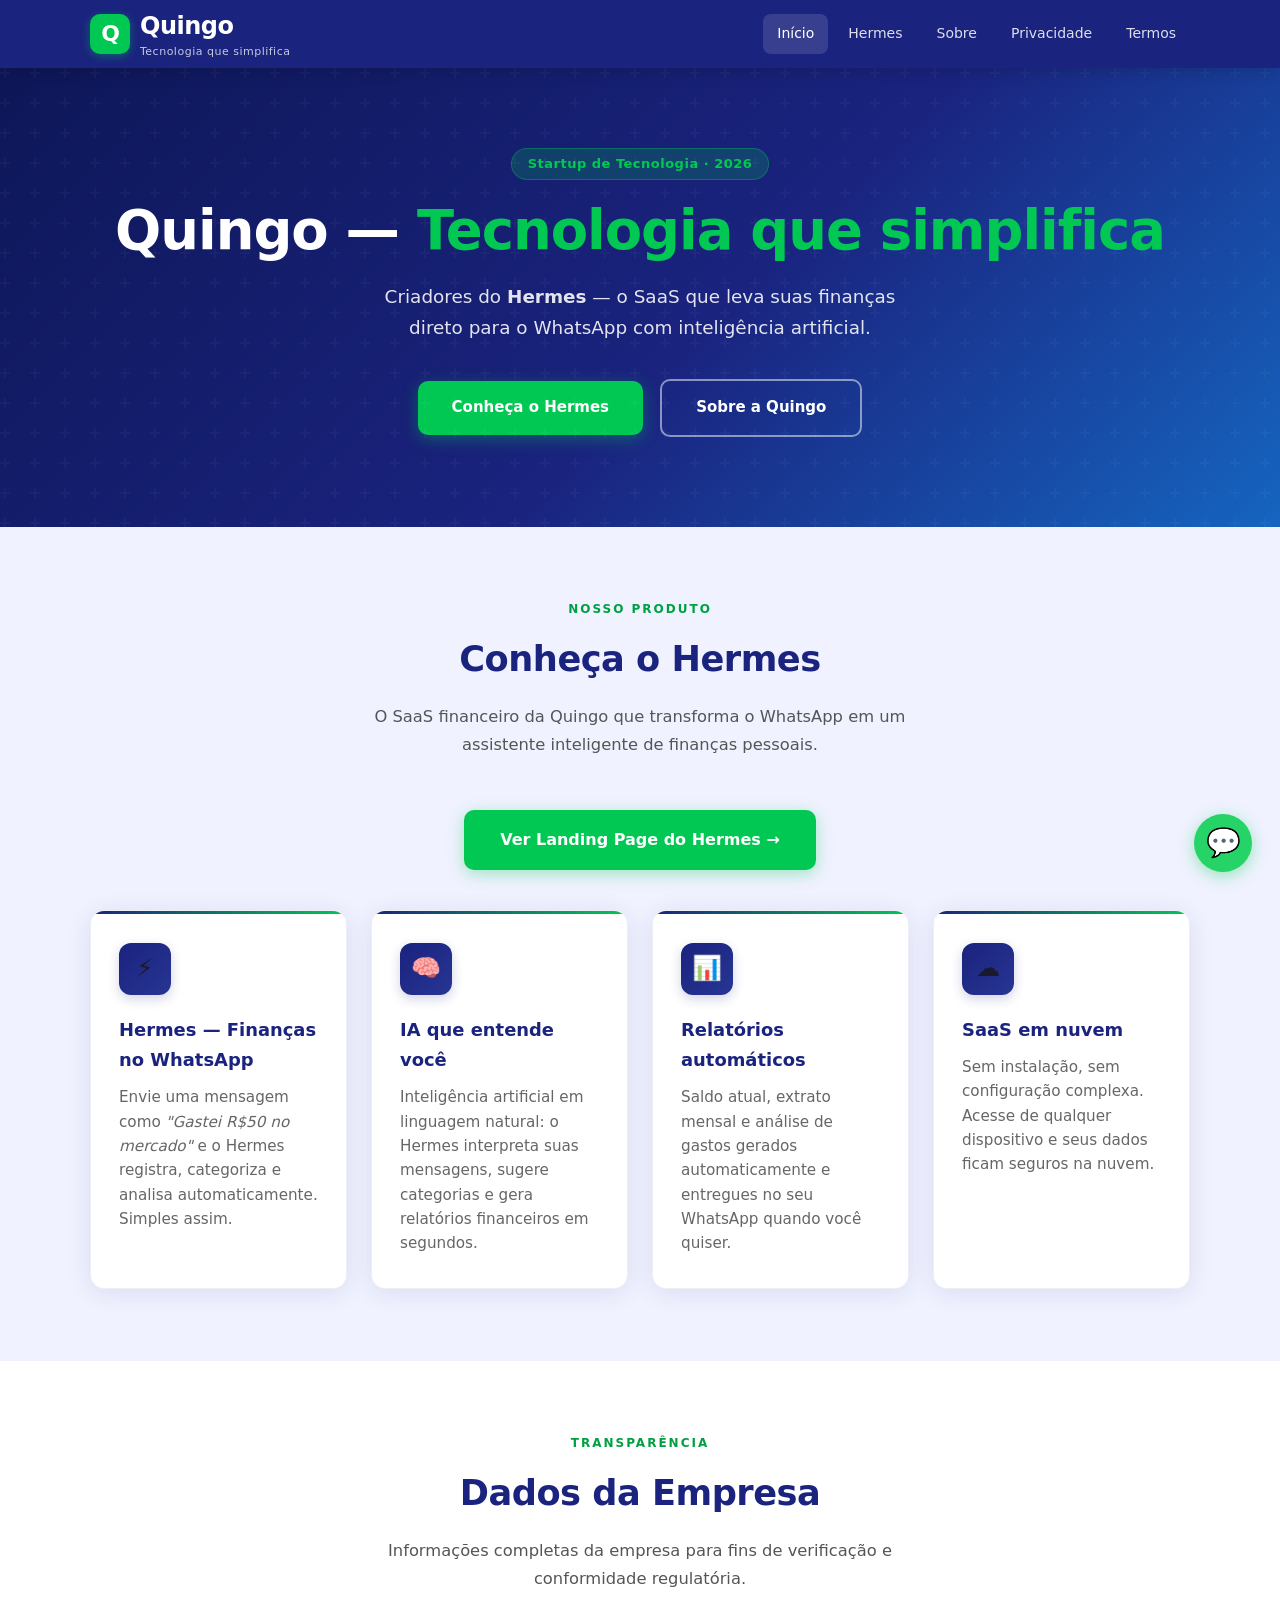
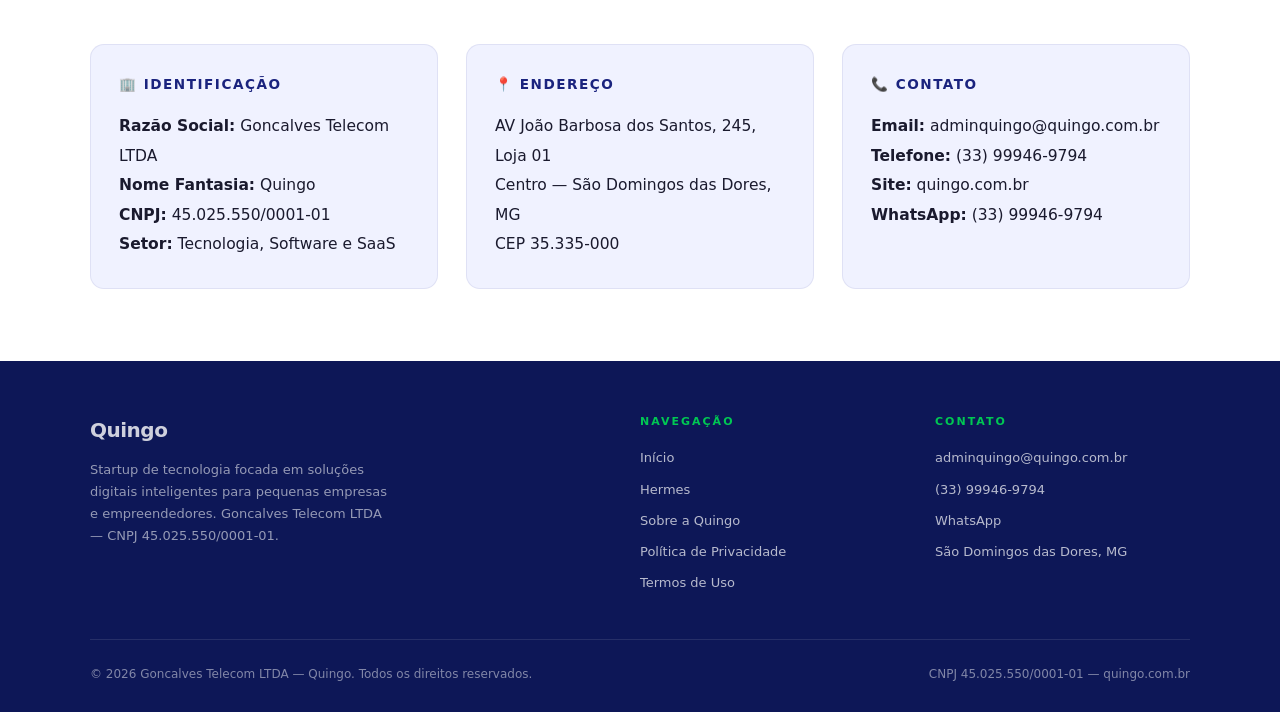
<file: docs/index.html>
<!DOCTYPE html>
<html lang="pt-BR">
<head>
    <meta charset="UTF-8">
    <meta name="viewport" content="width=device-width, initial-scale=1.0">
    <title>Quingo — Tecnologia que simplifica</title>
    <meta name="description" content="Quingo: startup de tecnologia com soluções SaaS, automação inteligente, integração WhatsApp e IA para pequenas empresas e empreendedores.">
    <meta name="keywords" content="SaaS, automação, WhatsApp Business, inteligência artificial, gestão financeira, Quingo, tecnologia, software">
    <meta property="og:title" content="Quingo — Tecnologia que simplifica">
    <meta property="og:description" content="Soluções digitais inteligentes para pequenas empresas e empreendedores.">
    <meta property="og:type" content="website">
    <meta property="og:url" content="https://quingo.com.br">
    <link rel="stylesheet" href="style.css">
    <link rel="icon" href="favicon.ico">
</head>
<body>

<header>
    <div class="header-inner">
        <a class="logo" href="index.html">
            <div class="logo-q">Q</div>
            <div>
                <div class="logo-name">Quingo</div>
                <div class="logo-tagline">Tecnologia que simplifica</div>
            </div>
        </a>
        <nav>
            <a href="index.html" class="active">Início</a>
            <a href="hermes/">Hermes</a>
            <a href="sobre.html">Sobre</a>
            <a href="privacy.html">Privacidade</a>
            <a href="terms.html">Termos</a>
        </nav>
    </div>
</header>

<!-- Hero -->
<div class="hero">
    <div class="hero-badge">Startup de Tecnologia &middot; 2026</div>
    <h1>Quingo &mdash; <span>Tecnologia que simplifica</span></h1>
    <p>Criadores do <strong>Hermes</strong> — o SaaS que leva suas finanças direto para o WhatsApp com inteligência artificial.</p>
    <a class="btn btn-primary" href="hermes/">Conheça o Hermes</a>
    <a class="btn btn-outline" href="sobre.html">Sobre a Quingo</a>
</div>

<!-- Serviços -->
<section>
    <div class="section-inner">
        <div class="section-label">Nosso Produto</div>
        <h2 class="section-title">Conheça o Hermes</h2>
        <p class="section-sub">O SaaS financeiro da Quingo que transforma o WhatsApp em um assistente inteligente de finanças pessoais.</p>

        <div style="text-align:center;margin-bottom:40px">
            <a class="btn btn-primary" href="hermes/" style="font-size:16px;padding:16px 36px">
                Ver Landing Page do Hermes &rarr;
            </a>
        </div>

        <div class="cards">
            <div class="card">
                <div class="card-icon">&#9889;</div>
                <h3>Hermes &mdash; Finanças no WhatsApp</h3>
                <p>Envie uma mensagem como <em>"Gastei R$50 no mercado"</em> e o Hermes registra, categoriza e analisa automaticamente. Simples assim.</p>
            </div>
            <div class="card">
                <div class="card-icon">&#129504;</div>
                <h3>IA que entende você</h3>
                <p>Inteligência artificial em linguagem natural: o Hermes interpreta suas mensagens, sugere categorias e gera relatórios financeiros em segundos.</p>
            </div>
            <div class="card">
                <div class="card-icon">&#128202;</div>
                <h3>Relatórios automáticos</h3>
                <p>Saldo atual, extrato mensal e análise de gastos gerados automaticamente e entregues no seu WhatsApp quando você quiser.</p>
            </div>
            <div class="card">
                <div class="card-icon">&#9729;</div>
                <h3>SaaS em nuvem</h3>
                <p>Sem instalação, sem configuração complexa. Acesse de qualquer dispositivo e seus dados ficam seguros na nuvem.</p>
            </div>
        </div>
    </div>
</section>

<!-- Dados da Empresa -->
<section class="info-section">
    <div class="section-inner">
        <div class="section-label">Transparência</div>
        <h2 class="section-title">Dados da Empresa</h2>
        <p class="section-sub">Informações completas da empresa para fins de verificação e conformidade regulatória.</p>

        <div class="info-grid">
            <div class="info-box">
                <h3>&#127970; Identificação</h3>
                <p><strong>Razão Social:</strong> Goncalves Telecom LTDA</p>
                <p><strong>Nome Fantasia:</strong> Quingo</p>
                <p><strong>CNPJ:</strong> 45.025.550/0001-01</p>
                <p><strong>Setor:</strong> Tecnologia, Software e SaaS</p>
            </div>
            <div class="info-box">
                <h3>&#128205; Endereço</h3>
                <p>AV João Barbosa dos Santos, 245, Loja 01</p>
                <p>Centro — São Domingos das Dores, MG</p>
                <p>CEP 35.335-000</p>
            </div>
            <div class="info-box">
                <h3>&#128222; Contato</h3>
                <p><strong>Email:</strong> <a href="mailto:adminquingo@quingo.com.br">adminquingo@quingo.com.br</a></p>
                <p><strong>Telefone:</strong> <a href="tel:+5533999469497">(33) 99946-9794</a></p>
                <p><strong>Site:</strong> <a href="https://quingo.com.br">quingo.com.br</a></p>
                <p><strong>WhatsApp:</strong> <a href="https://wa.me/5533999469497">(33) 99946-9794</a></p>
            </div>
        </div>
    </div>
</section>

<a class="whatsapp-float" href="https://wa.me/5533999469497" aria-label="Fale pelo WhatsApp">&#128172;</a>

<footer>
    <div class="footer-inner">
        <div class="footer-top">
            <div class="footer-brand">
                <span class="logo-name">Quingo</span>
                <p>Startup de tecnologia focada em soluções digitais inteligentes para pequenas empresas e empreendedores. Goncalves Telecom LTDA &mdash; CNPJ 45.025.550/0001-01.</p>
            </div>
            <div class="footer-col">
                <h4>Navegação</h4>
                <a href="index.html">Início</a>
                <a href="hermes/">Hermes</a>
                <a href="sobre.html">Sobre a Quingo</a>
                <a href="privacy.html">Política de Privacidade</a>
                <a href="terms.html">Termos de Uso</a>
            </div>
            <div class="footer-col">
                <h4>Contato</h4>
                <a href="mailto:adminquingo@quingo.com.br">adminquingo@quingo.com.br</a>
                <a href="tel:+5533999469497">(33) 99946-9794</a>
                <a href="https://wa.me/5533999469497">WhatsApp</a>
                <p>São Domingos das Dores, MG</p>
            </div>
        </div>
        <div class="footer-bottom">
            <span>&copy; 2026 Goncalves Telecom LTDA &mdash; Quingo. Todos os direitos reservados.</span>
            <span>CNPJ 45.025.550/0001-01 &mdash; quingo.com.br</span>
        </div>
    </div>
</footer>

</body>
</html>
</file>
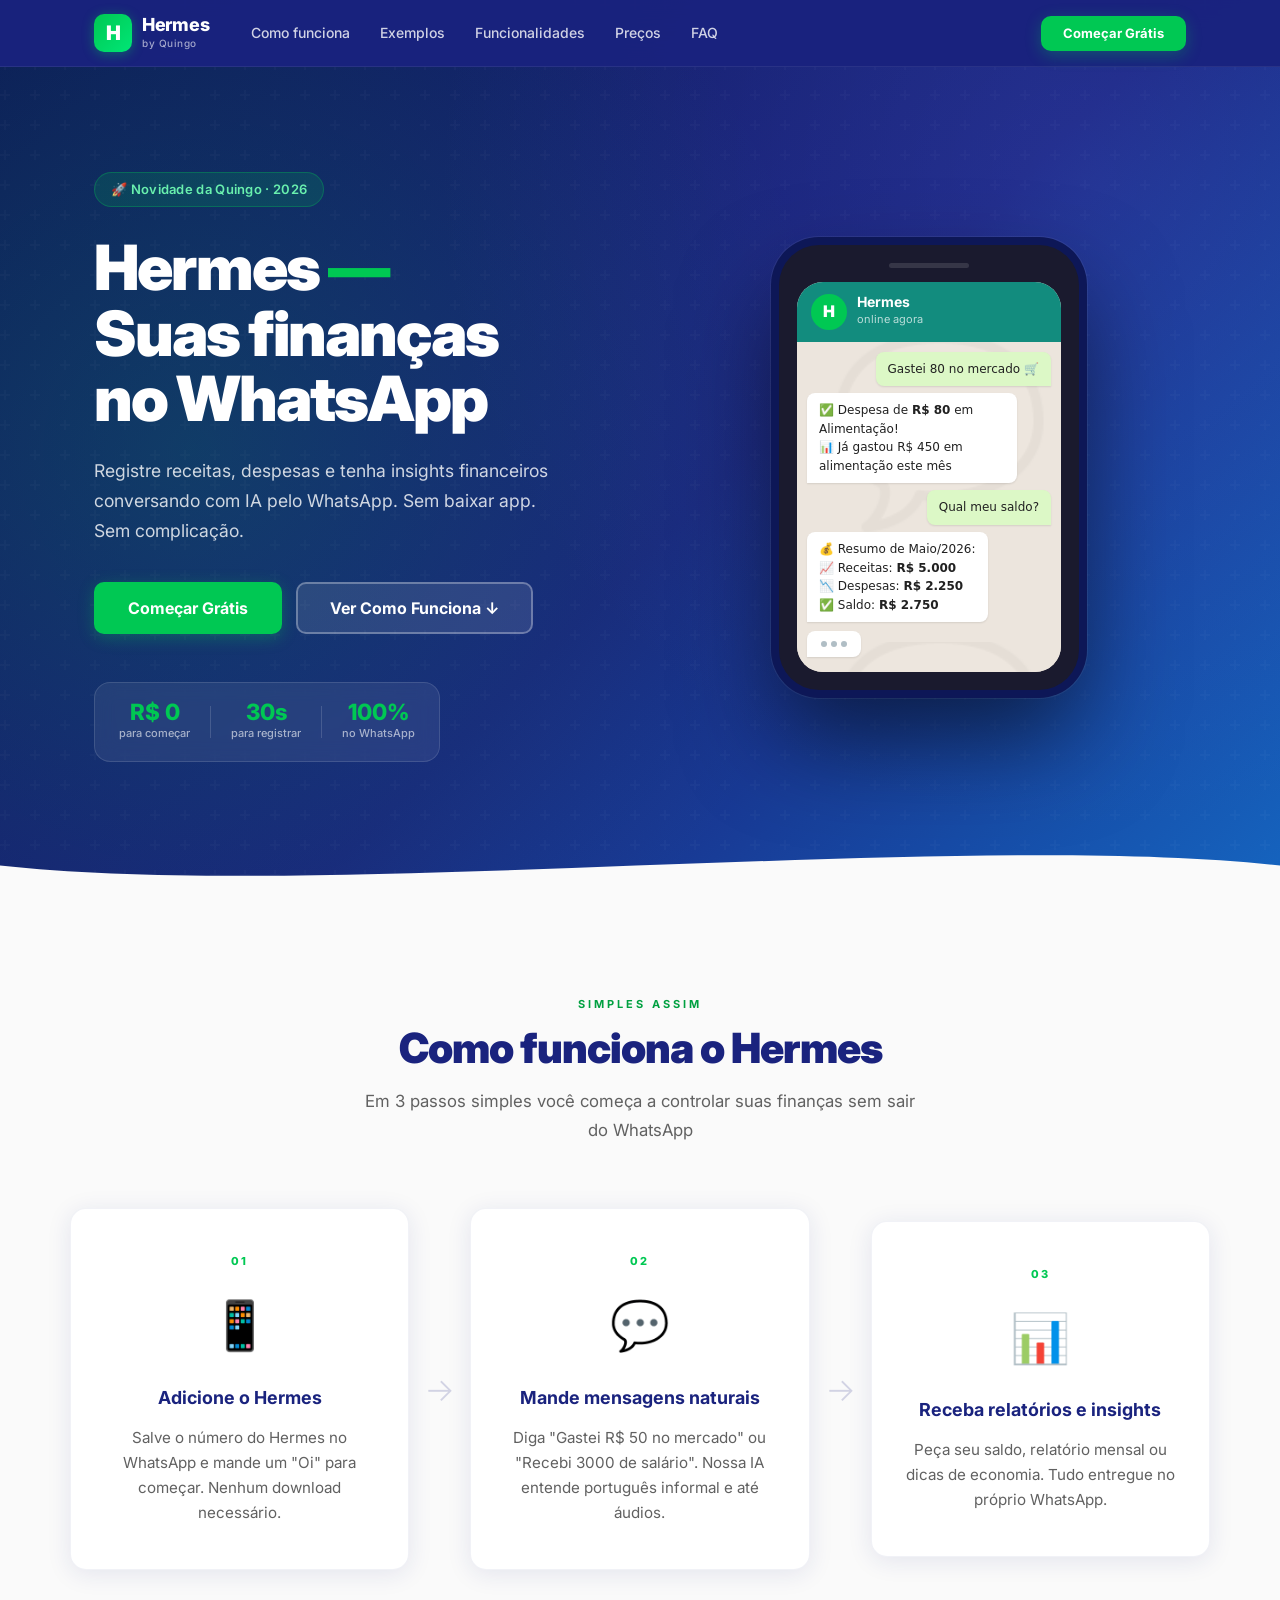
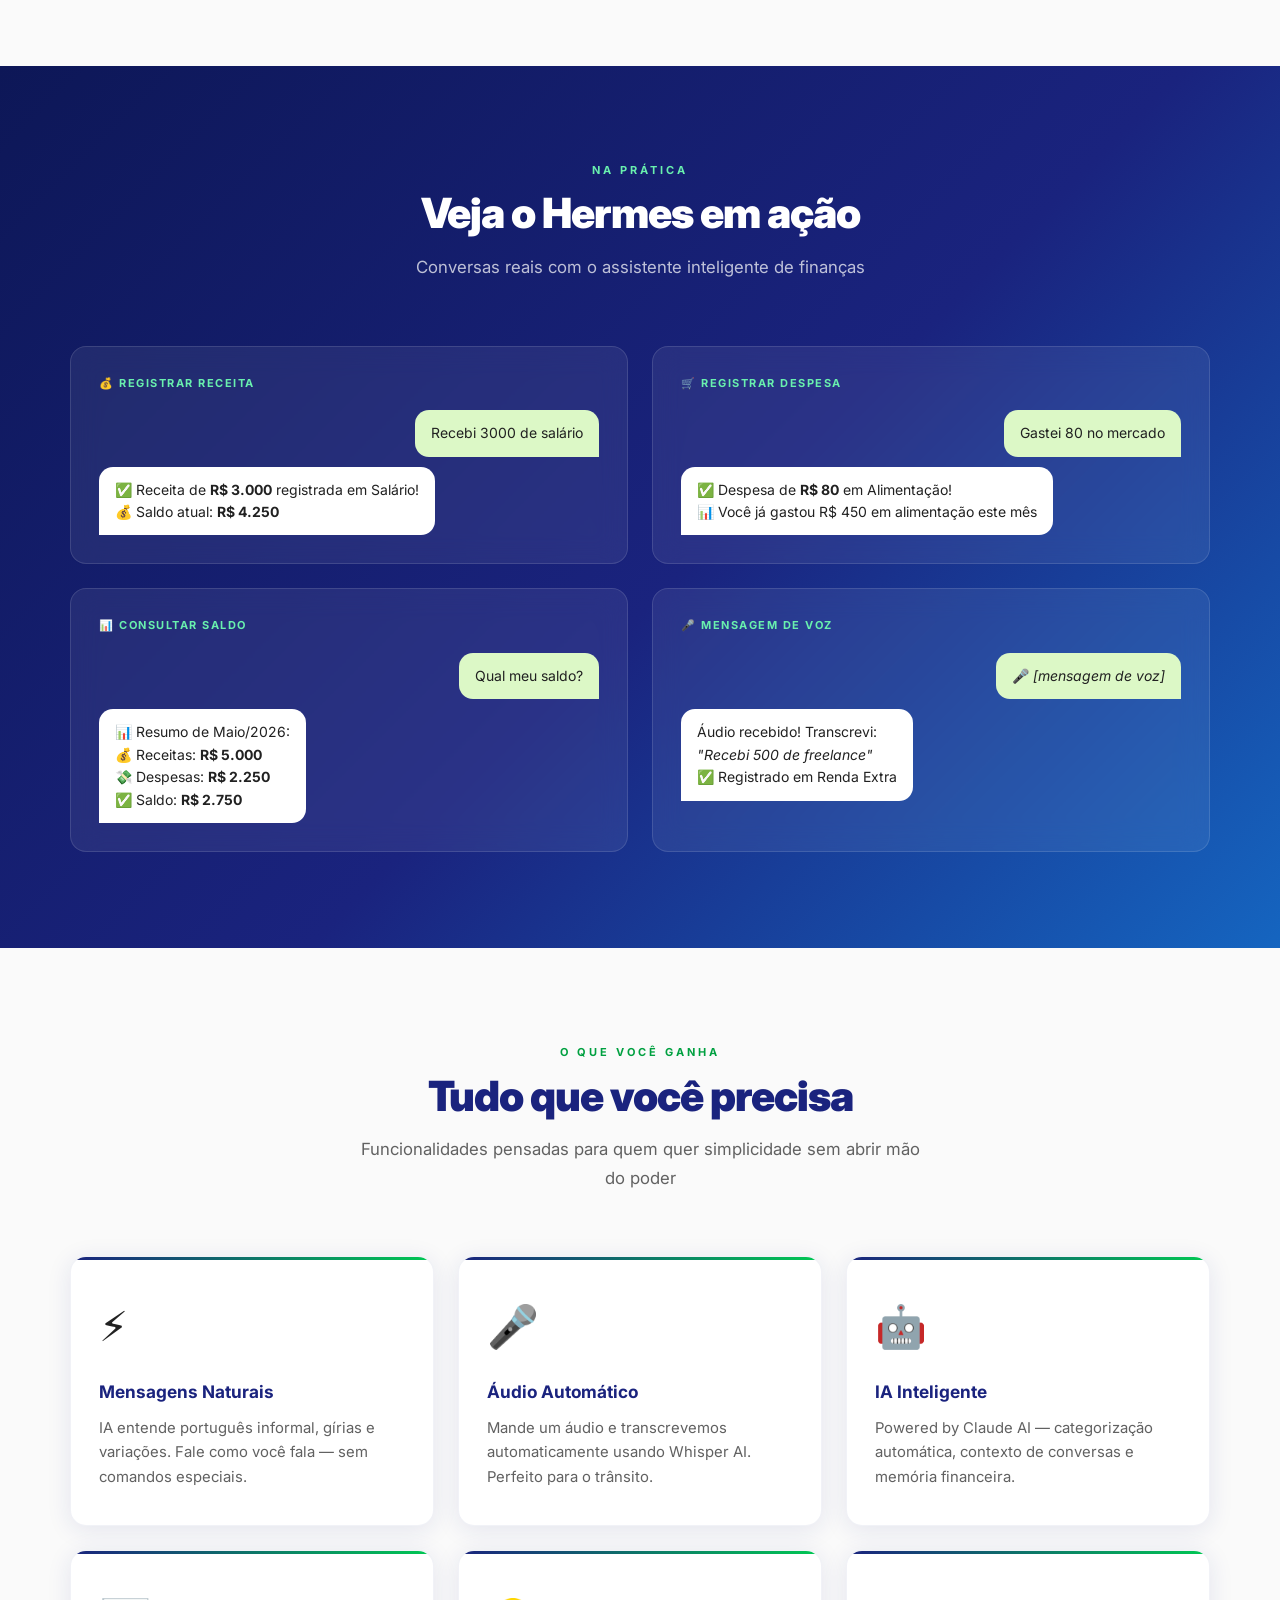
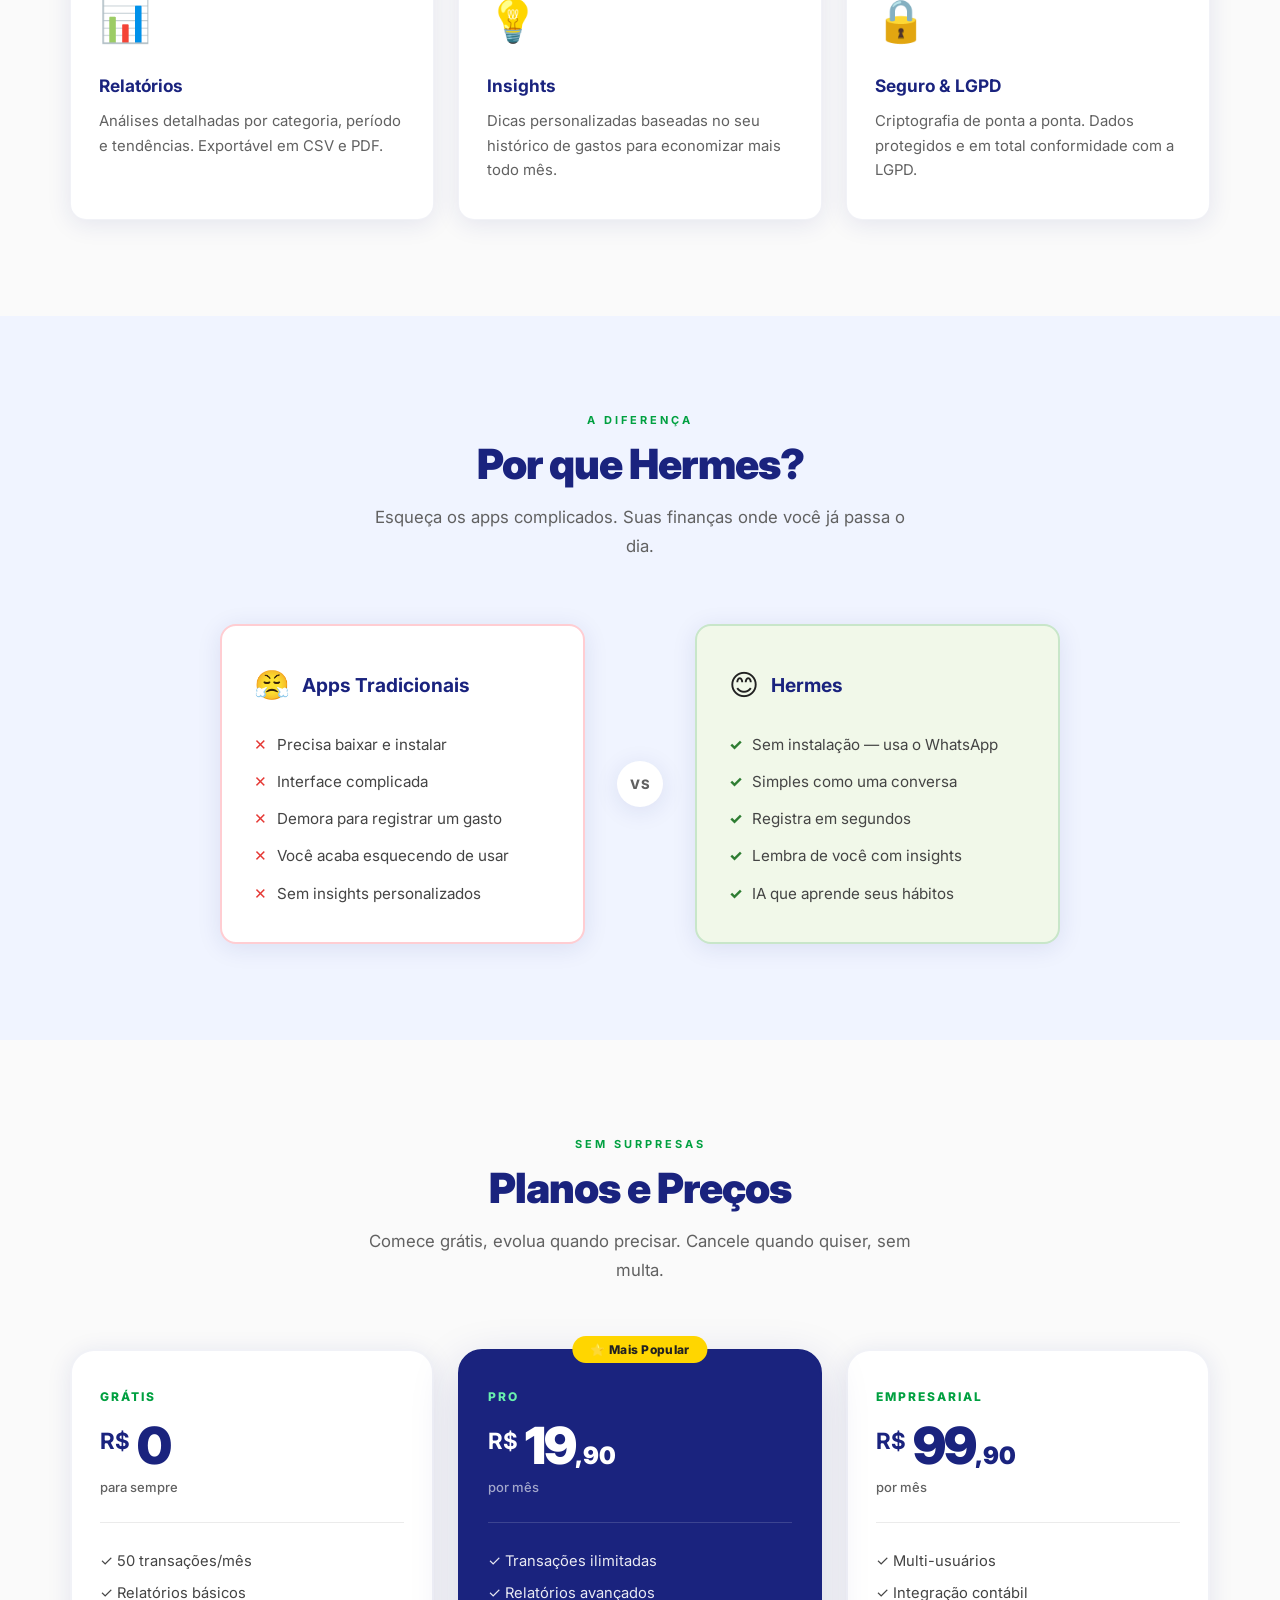
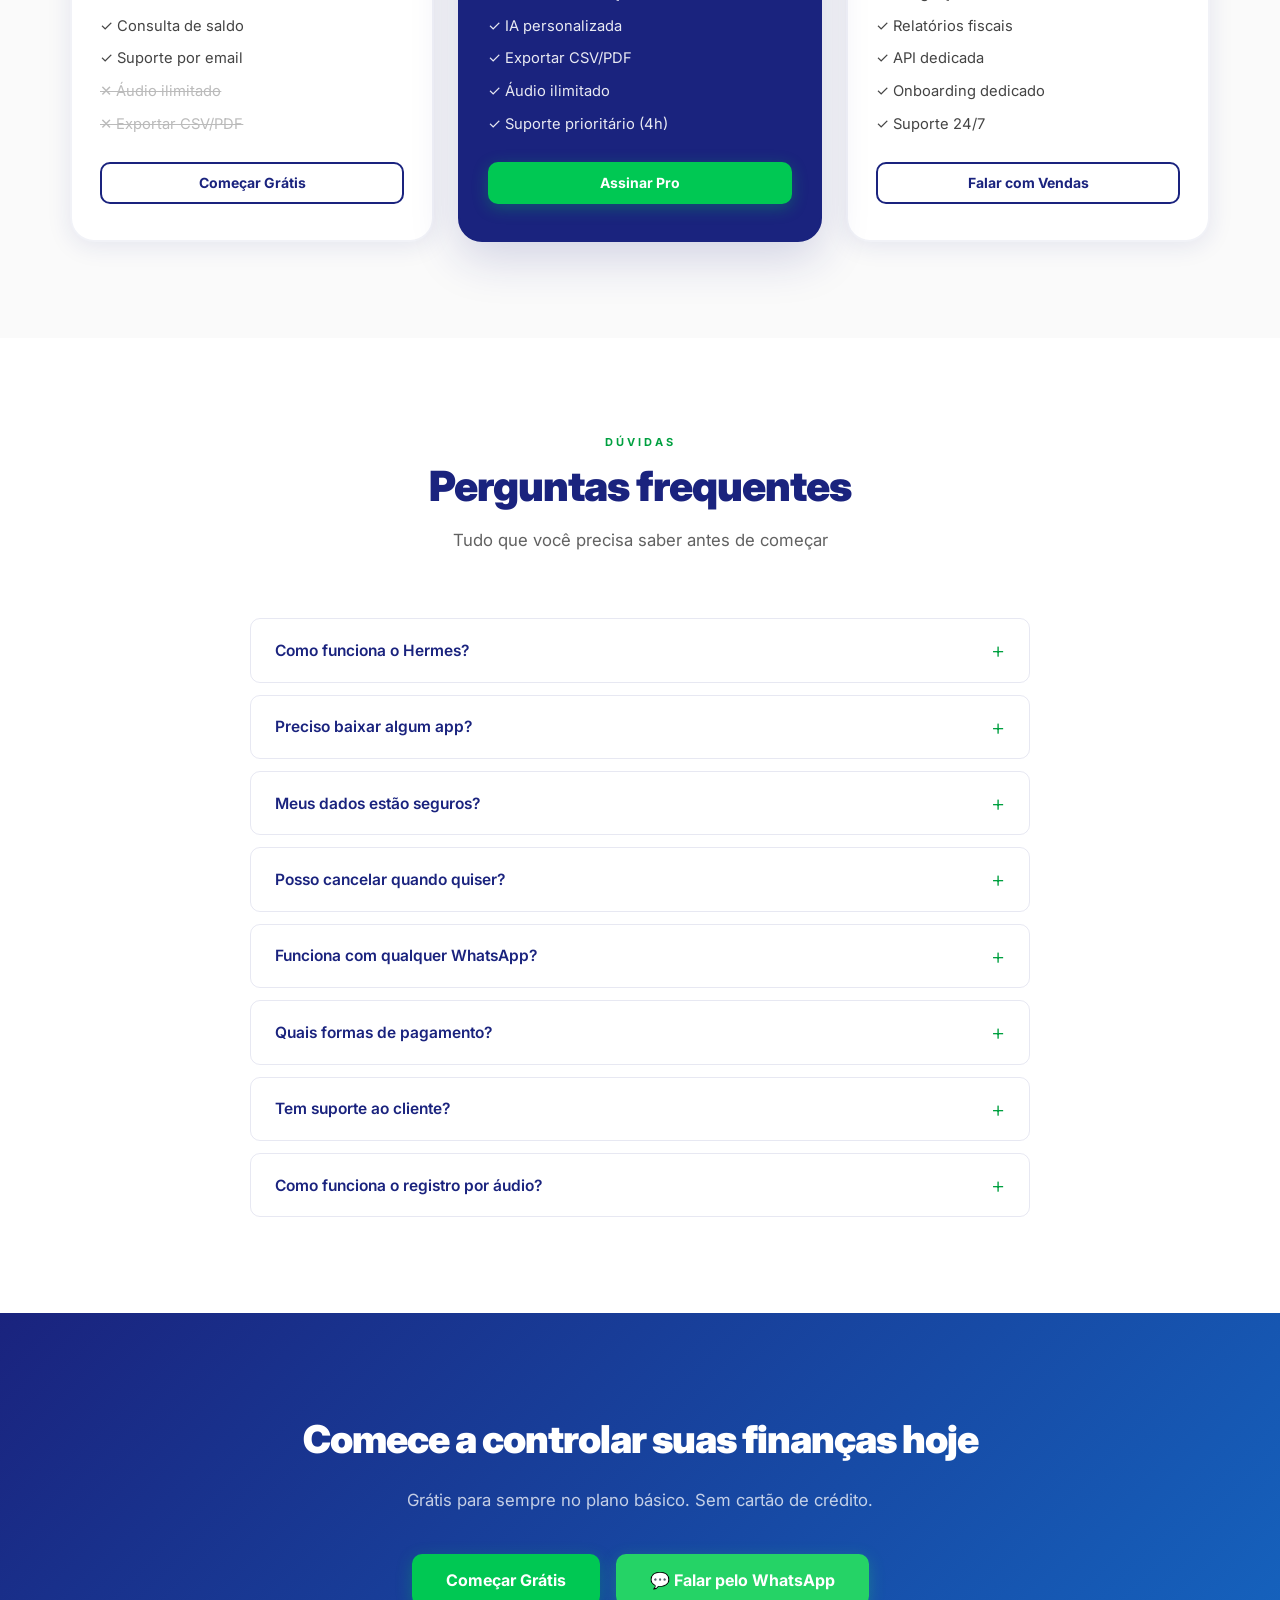
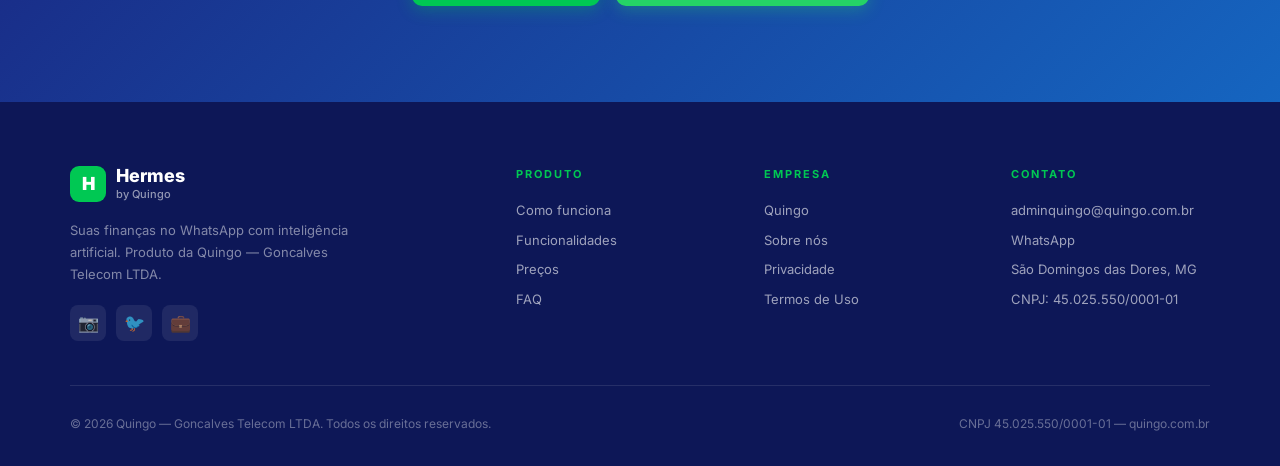
<file: docs/hermes/index.html>
<!DOCTYPE html>
<html lang="pt-BR">
<head>
  <meta charset="UTF-8">
  <meta name="viewport" content="width=device-width, initial-scale=1.0">

  <!-- SEO -->
  <title>Hermes — Suas finanças no WhatsApp | Quingo</title>
  <meta name="description" content="Registre suas finanças conversando com IA pelo WhatsApp. Sem app, sem complicação. Grátis para começar.">
  <meta name="keywords" content="finanças pessoais, WhatsApp, IA, controle financeiro, Hermes, Quingo, gestão financeira">
  <meta name="author" content="Quingo">
  <meta name="robots" content="index, follow">
  <link rel="canonical" href="https://quingo.com.br/hermes/">

  <!-- Open Graph -->
  <meta property="og:title" content="Hermes — Suas finanças no WhatsApp | Quingo">
  <meta property="og:description" content="Registre suas finanças conversando com IA pelo WhatsApp. Sem app, sem complicação. Grátis para começar.">
  <meta property="og:type" content="website">
  <meta property="og:url" content="https://quingo.com.br/hermes/">
  <meta property="og:image" content="https://quingo.com.br/hermes/images/og-image.png">
  <meta property="og:image:width" content="1200">
  <meta property="og:image:height" content="630">
  <meta property="og:locale" content="pt_BR">
  <meta property="og:site_name" content="Hermes by Quingo">

  <!-- Twitter Card -->
  <meta name="twitter:card" content="summary_large_image">
  <meta name="twitter:title" content="Hermes — Suas finanças no WhatsApp">
  <meta name="twitter:description" content="Registre suas finanças conversando com IA pelo WhatsApp. Sem app, sem complicação.">
  <meta name="twitter:image" content="https://quingo.com.br/hermes/images/og-image.png">

  <!-- Schema.org JSON-LD -->
  <script type="application/ld+json">
  {
    "@context": "https://schema.org",
    "@type": "SoftwareApplication",
    "name": "Hermes",
    "description": "SaaS de gestão financeira pessoal integrado ao WhatsApp com inteligência artificial",
    "applicationCategory": "FinanceApplication",
    "operatingSystem": "WhatsApp",
    "inLanguage": "pt-BR",
    "brand": { "@type": "Brand", "name": "Quingo" },
    "offers": [
      { "@type": "Offer", "name": "Grátis", "price": "0", "priceCurrency": "BRL" },
      { "@type": "Offer", "name": "Pro", "price": "19.90", "priceCurrency": "BRL" },
      { "@type": "Offer", "name": "Empresarial", "price": "99.90", "priceCurrency": "BRL" }
    ],
    "url": "https://quingo.com.br/hermes/",
    "publisher": {
      "@type": "Organization",
      "name": "Quingo",
      "url": "https://quingo.com.br",
      "contactPoint": { "@type": "ContactPoint", "email": "adminquingo@quingo.com.br" }
    }
  }
  </script>

  <!-- Fonts -->
  <link rel="preconnect" href="https://fonts.googleapis.com">
  <link rel="preconnect" href="https://fonts.gstatic.com" crossorigin>
  <link href="https://fonts.googleapis.com/css2?family=Inter:wght@400;500;600;700;800;900&display=swap" rel="stylesheet">

  <link rel="stylesheet" href="styles.css">
  <link rel="icon" href="../favicon.ico">
</head>
<body>

<!-- ══════════════════════════════════════════════════════════
     NAVBAR
═══════════════════════════════════════════════════════════ -->
<nav class="navbar" id="navbar" role="navigation" aria-label="Menu principal">
  <div class="nav-inner">
    <a class="nav-logo" href="../index.html" aria-label="Hermes by Quingo — Página inicial">
      <span class="nav-logo-icon" aria-hidden="true">H</span>
      <div>
        <span class="nav-logo-name">Hermes</span>
        <span class="nav-logo-by">by Quingo</span>
      </div>
    </a>

    <div class="nav-links" role="list">
      <a href="#como-funciona" role="listitem">Como funciona</a>
      <a href="#exemplos" role="listitem">Exemplos</a>
      <a href="#funcionalidades" role="listitem">Funcionalidades</a>
      <a href="#precos" role="listitem">Preços</a>
      <a href="#faq" role="listitem">FAQ</a>
    </div>

    <a class="btn btn-primary btn-sm" href="#precos">Começar Grátis</a>

    <button class="nav-toggle" aria-label="Abrir menu" aria-expanded="false">&#9776;</button>
  </div>
</nav>

<!-- ══════════════════════════════════════════════════════════
     HERO
═══════════════════════════════════════════════════════════ -->
<section class="hero" id="hero" aria-labelledby="hero-title">
  <div class="hero-inner">

    <!-- Left: copy -->
    <div class="hero-content">
      <div class="hero-badge" aria-label="Novidade da Quingo em 2026">
        🚀 Novidade da Quingo &middot; 2026
      </div>

      <h1 id="hero-title">
        Hermes <span class="accent">&mdash;</span><br>
        Suas finanças<br>no WhatsApp
      </h1>

      <p class="hero-sub">
        Registre receitas, despesas e tenha insights financeiros conversando com IA pelo WhatsApp.
        Sem baixar app. Sem complicação.
      </p>

      <div class="hero-ctas">
        <a href="#precos" class="btn btn-primary btn-lg">Começar Grátis</a>
        <a href="#como-funciona" class="btn btn-ghost btn-lg">Ver Como Funciona ↓</a>
      </div>

      <div class="hero-stats" aria-label="Destaques do produto">
        <div class="stat">
          <strong>R$ 0</strong>
          <span>para começar</span>
        </div>
        <div class="stat-div" aria-hidden="true"></div>
        <div class="stat">
          <strong>30s</strong>
          <span>para registrar</span>
        </div>
        <div class="stat-div" aria-hidden="true"></div>
        <div class="stat">
          <strong>100%</strong>
          <span>no WhatsApp</span>
        </div>
      </div>
    </div>

    <!-- Right: phone mockup -->
    <div class="hero-visual" aria-hidden="true">
      <div class="phone-frame" role="img" aria-label="Exemplo de conversa com o Hermes no WhatsApp">
        <div class="phone-notch"></div>
        <div class="phone-screen">
          <!-- WhatsApp header -->
          <div class="wa-header">
            <div class="wa-avatar">H</div>
            <div class="wa-info">
              <div class="wa-name">Hermes</div>
              <div class="wa-status">online agora</div>
            </div>
          </div>

          <!-- Chat -->
          <div class="wa-chat">
            <div class="bubble bubble-out">Gastei 80 no mercado 🛒</div>
            <div class="bubble bubble-in">
              ✅ Despesa de <strong>R$ 80</strong> em Alimentação!<br>
              📊 Já gastou R$ 450 em alimentação este mês
            </div>
            <div class="bubble bubble-out">Qual meu saldo?</div>
            <div class="bubble bubble-in">
              💰 Resumo de Maio/2026:<br>
              📈 Receitas: <strong>R$ 5.000</strong><br>
              📉 Despesas: <strong>R$ 2.250</strong><br>
              ✅ Saldo: <strong>R$ 2.750</strong>
            </div>
            <div class="wa-typing" aria-label="Hermes está digitando">
              <span></span><span></span><span></span>
            </div>
          </div>
        </div>
      </div>
    </div>
  </div>

  <!-- Wave transition -->
  <div class="hero-wave" aria-hidden="true">
    <svg viewBox="0 0 1440 80" preserveAspectRatio="none" xmlns="http://www.w3.org/2000/svg">
      <path d="M0,40 C360,80 1080,0 1440,40 L1440,80 L0,80 Z" fill="#fafafa"/>
    </svg>
  </div>
</section>

<!-- ══════════════════════════════════════════════════════════
     COMO FUNCIONA
═══════════════════════════════════════════════════════════ -->
<section class="section" id="como-funciona" aria-labelledby="steps-title">
  <div class="section-inner">
    <div class="section-label" aria-hidden="true">Simples assim</div>
    <h2 class="section-title" id="steps-title">Como funciona o Hermes</h2>
    <p class="section-sub">Em 3 passos simples você começa a controlar suas finanças sem sair do WhatsApp</p>

    <div class="steps" role="list">
      <div class="step" data-animate role="listitem">
        <span class="step-number">01</span>
        <span class="step-icon" aria-hidden="true">📱</span>
        <h3>Adicione o Hermes</h3>
        <p>Salve o número do Hermes no WhatsApp e mande um "Oi" para começar. Nenhum download necessário.</p>
      </div>

      <div class="step-arrow" aria-hidden="true">&rarr;</div>

      <div class="step" data-animate role="listitem">
        <span class="step-number">02</span>
        <span class="step-icon" aria-hidden="true">💬</span>
        <h3>Mande mensagens naturais</h3>
        <p>Diga "Gastei R$ 50 no mercado" ou "Recebi 3000 de salário". Nossa IA entende português informal e até áudios.</p>
      </div>

      <div class="step-arrow" aria-hidden="true">&rarr;</div>

      <div class="step" data-animate role="listitem">
        <span class="step-number">03</span>
        <span class="step-icon" aria-hidden="true">📊</span>
        <h3>Receba relatórios e insights</h3>
        <p>Peça seu saldo, relatório mensal ou dicas de economia. Tudo entregue no próprio WhatsApp.</p>
      </div>
    </div>
  </div>
</section>

<!-- ══════════════════════════════════════════════════════════
     EXEMPLOS DE USO
═══════════════════════════════════════════════════════════ -->
<section class="section section-dark" id="exemplos" aria-labelledby="exemplos-title">
  <div class="section-inner">
    <div class="section-label" aria-hidden="true">Na prática</div>
    <h2 class="section-title" id="exemplos-title" style="color:#fff">Veja o Hermes em ação</h2>
    <p class="section-sub" style="color:rgba(255,255,255,.72)">Conversas reais com o assistente inteligente de finanças</p>

    <div class="chat-examples">

      <div class="chat-example" data-animate>
        <div class="example-label">💰 Registrar Receita</div>
        <div class="chat-demo">
          <div class="chat-bubble sent">Recebi 3000 de salário</div>
          <div class="chat-bubble received">
            ✅ Receita de <strong>R$ 3.000</strong> registrada em Salário!<br>
            💰 Saldo atual: <strong>R$ 4.250</strong>
          </div>
        </div>
      </div>

      <div class="chat-example" data-animate>
        <div class="example-label">🛒 Registrar Despesa</div>
        <div class="chat-demo">
          <div class="chat-bubble sent">Gastei 80 no mercado</div>
          <div class="chat-bubble received">
            ✅ Despesa de <strong>R$ 80</strong> em Alimentação!<br>
            📊 Você já gastou R$ 450 em alimentação este mês
          </div>
        </div>
      </div>

      <div class="chat-example" data-animate>
        <div class="example-label">📊 Consultar Saldo</div>
        <div class="chat-demo">
          <div class="chat-bubble sent">Qual meu saldo?</div>
          <div class="chat-bubble received">
            📊 Resumo de Maio/2026:<br>
            💰 Receitas: <strong>R$ 5.000</strong><br>
            💸 Despesas: <strong>R$ 2.250</strong><br>
            ✅ Saldo: <strong>R$ 2.750</strong>
          </div>
        </div>
      </div>

      <div class="chat-example" data-animate>
        <div class="example-label">🎤 Mensagem de Voz</div>
        <div class="chat-demo">
          <div class="chat-bubble sent">🎤 <em>[mensagem de voz]</em></div>
          <div class="chat-bubble received">
            Áudio recebido! Transcrevi:<br>
            <em>"Recebi 500 de freelance"</em><br>
            ✅ Registrado em Renda Extra
          </div>
        </div>
      </div>

    </div>
  </div>
</section>

<!-- ══════════════════════════════════════════════════════════
     FUNCIONALIDADES
═══════════════════════════════════════════════════════════ -->
<section class="section" id="funcionalidades" aria-labelledby="features-title">
  <div class="section-inner">
    <div class="section-label" aria-hidden="true">O que você ganha</div>
    <h2 class="section-title" id="features-title">Tudo que você precisa</h2>
    <p class="section-sub">Funcionalidades pensadas para quem quer simplicidade sem abrir mão do poder</p>

    <div class="features-grid">

      <div class="feature-card" data-animate>
        <span class="feature-icon" aria-hidden="true">⚡</span>
        <h3>Mensagens Naturais</h3>
        <p>IA entende português informal, gírias e variações. Fale como você fala — sem comandos especiais.</p>
      </div>

      <div class="feature-card" data-animate>
        <span class="feature-icon" aria-hidden="true">🎤</span>
        <h3>Áudio Automático</h3>
        <p>Mande um áudio e transcrevemos automaticamente usando Whisper AI. Perfeito para o trânsito.</p>
      </div>

      <div class="feature-card" data-animate>
        <span class="feature-icon" aria-hidden="true">🤖</span>
        <h3>IA Inteligente</h3>
        <p>Powered by Claude AI — categorização automática, contexto de conversas e memória financeira.</p>
      </div>

      <div class="feature-card" data-animate>
        <span class="feature-icon" aria-hidden="true">📊</span>
        <h3>Relatórios</h3>
        <p>Análises detalhadas por categoria, período e tendências. Exportável em CSV e PDF.</p>
      </div>

      <div class="feature-card" data-animate>
        <span class="feature-icon" aria-hidden="true">💡</span>
        <h3>Insights</h3>
        <p>Dicas personalizadas baseadas no seu histórico de gastos para economizar mais todo mês.</p>
      </div>

      <div class="feature-card" data-animate>
        <span class="feature-icon" aria-hidden="true">🔒</span>
        <h3>Seguro &amp; LGPD</h3>
        <p>Criptografia de ponta a ponta. Dados protegidos e em total conformidade com a LGPD.</p>
      </div>

    </div>
  </div>
</section>

<!-- ══════════════════════════════════════════════════════════
     POR QUE HERMES
═══════════════════════════════════════════════════════════ -->
<section class="section section-compare" id="compare" aria-labelledby="compare-title">
  <div class="section-inner">
    <div class="section-label" aria-hidden="true">A diferença</div>
    <h2 class="section-title" id="compare-title">Por que Hermes?</h2>
    <p class="section-sub">Esqueça os apps complicados. Suas finanças onde você já passa o dia.</p>

    <div class="compare-grid">

      <div class="compare-card compare-bad" data-animate>
        <div class="compare-header">
          <span class="compare-emoji" aria-hidden="true">😤</span>
          <h3>Apps Tradicionais</h3>
        </div>
        <ul aria-label="Problemas dos apps tradicionais">
          <li><span class="x" aria-hidden="true">✕</span> Precisa baixar e instalar</li>
          <li><span class="x" aria-hidden="true">✕</span> Interface complicada</li>
          <li><span class="x" aria-hidden="true">✕</span> Demora para registrar um gasto</li>
          <li><span class="x" aria-hidden="true">✕</span> Você acaba esquecendo de usar</li>
          <li><span class="x" aria-hidden="true">✕</span> Sem insights personalizados</li>
        </ul>
      </div>

      <div class="compare-vs" aria-hidden="true">VS</div>

      <div class="compare-card compare-good" data-animate>
        <div class="compare-header">
          <span class="compare-emoji" aria-hidden="true">😊</span>
          <h3>Hermes</h3>
        </div>
        <ul aria-label="Vantagens do Hermes">
          <li><span class="check" aria-hidden="true">✓</span> Sem instalação — usa o WhatsApp</li>
          <li><span class="check" aria-hidden="true">✓</span> Simples como uma conversa</li>
          <li><span class="check" aria-hidden="true">✓</span> Registra em segundos</li>
          <li><span class="check" aria-hidden="true">✓</span> Lembra de você com insights</li>
          <li><span class="check" aria-hidden="true">✓</span> IA que aprende seus hábitos</li>
        </ul>
      </div>

    </div>
  </div>
</section>

<!-- ══════════════════════════════════════════════════════════
     PLANOS E PREÇOS
═══════════════════════════════════════════════════════════ -->
<section class="section" id="precos" aria-labelledby="pricing-title">
  <div class="section-inner">
    <div class="section-label" aria-hidden="true">Sem surpresas</div>
    <h2 class="section-title" id="pricing-title">Planos e Preços</h2>
    <p class="section-sub">Comece grátis, evolua quando precisar. Cancele quando quiser, sem multa.</p>

    <div class="pricing-grid">

      <!-- Grátis -->
      <div class="pricing-card" data-animate>
        <div class="pricing-header">
          <div class="plan-name">Grátis</div>
          <div class="plan-price"><span class="price-currency">R$</span> 0</div>
          <div class="plan-period">para sempre</div>
        </div>
        <ul class="plan-features" aria-label="Recursos do plano Grátis">
          <li>✓ 50 transações/mês</li>
          <li>✓ Relatórios básicos</li>
          <li>✓ Consulta de saldo</li>
          <li>✓ Suporte por email</li>
          <li class="disabled">✕ Áudio ilimitado</li>
          <li class="disabled">✕ Exportar CSV/PDF</li>
        </ul>
        <a href="https://wa.me/5533999469497?text=Ol%C3%A1%2C+quero+testar+o+Hermes+Gr%C3%A1tis!"
           class="btn btn-outline btn-full"
           aria-label="Começar gratuitamente pelo WhatsApp">
          Começar Grátis
        </a>
      </div>

      <!-- Pro (popular) -->
      <div class="pricing-card pricing-popular" data-animate>
        <div class="popular-badge" aria-label="Plano mais popular">⭐ Mais Popular</div>
        <div class="pricing-header">
          <div class="plan-name">Pro</div>
          <div class="plan-price">
            <span class="price-currency">R$</span> 19<span class="price-cents">,90</span>
          </div>
          <div class="plan-period">por mês</div>
        </div>
        <ul class="plan-features" aria-label="Recursos do plano Pro">
          <li>✓ Transações ilimitadas</li>
          <li>✓ Relatórios avançados</li>
          <li>✓ IA personalizada</li>
          <li>✓ Exportar CSV/PDF</li>
          <li>✓ Áudio ilimitado</li>
          <li>✓ Suporte prioritário (4h)</li>
        </ul>
        <a href="https://wa.me/5533999469497?text=Ol%C3%A1%2C+quero+assinar+o+Hermes+Pro!"
           class="btn btn-primary btn-full"
           aria-label="Assinar plano Pro pelo WhatsApp">
          Assinar Pro
        </a>
      </div>

      <!-- Empresarial -->
      <div class="pricing-card" data-animate>
        <div class="pricing-header">
          <div class="plan-name">Empresarial</div>
          <div class="plan-price">
            <span class="price-currency">R$</span> 99<span class="price-cents">,90</span>
          </div>
          <div class="plan-period">por mês</div>
        </div>
        <ul class="plan-features" aria-label="Recursos do plano Empresarial">
          <li>✓ Multi-usuários</li>
          <li>✓ Integração contábil</li>
          <li>✓ Relatórios fiscais</li>
          <li>✓ API dedicada</li>
          <li>✓ Onboarding dedicado</li>
          <li>✓ Suporte 24/7</li>
        </ul>
        <a href="mailto:adminquingo@quingo.com.br?subject=Hermes%20Empresarial"
           class="btn btn-outline btn-full"
           aria-label="Falar com a equipe de vendas">
          Falar com Vendas
        </a>
      </div>

    </div>
  </div>
</section>

<!-- ══════════════════════════════════════════════════════════
     FAQ
═══════════════════════════════════════════════════════════ -->
<section class="section section-faq" id="faq" aria-labelledby="faq-title">
  <div class="section-inner">
    <div class="section-label" aria-hidden="true">Dúvidas</div>
    <h2 class="section-title" id="faq-title">Perguntas frequentes</h2>
    <p class="section-sub">Tudo que você precisa saber antes de começar</p>

    <div class="faq-list" role="list">

      <div class="faq-item" role="listitem">
        <button class="faq-question" aria-expanded="false">
          Como funciona o Hermes?
          <span class="faq-arrow" aria-hidden="true">+</span>
        </button>
        <div class="faq-answer" role="region">
          <p>O Hermes é um assistente financeiro que funciona pelo WhatsApp. Você manda mensagens de texto ou áudio descrevendo suas receitas e despesas, e a IA registra, categoriza e analisa tudo automaticamente. Você pode pedir relatórios, consultar saldo ou pedir dicas de economia a qualquer momento.</p>
        </div>
      </div>

      <div class="faq-item" role="listitem">
        <button class="faq-question" aria-expanded="false">
          Preciso baixar algum app?
          <span class="faq-arrow" aria-hidden="true">+</span>
        </button>
        <div class="faq-answer" role="region">
          <p>Não! O Hermes funciona diretamente no WhatsApp que você já tem instalado. Basta salvar o número e começar a conversar. Funciona no WhatsApp do celular, web ou desktop — em qualquer dispositivo.</p>
        </div>
      </div>

      <div class="faq-item" role="listitem">
        <button class="faq-question" aria-expanded="false">
          Meus dados estão seguros?
          <span class="faq-arrow" aria-hidden="true">+</span>
        </button>
        <div class="faq-answer" role="region">
          <p>Sim. Usamos criptografia de ponta a ponta para todos os dados financeiros e estamos em total conformidade com a LGPD (Lei Geral de Proteção de Dados). Seus dados nunca são compartilhados com terceiros sem consentimento, e você pode solicitar exclusão a qualquer momento.</p>
        </div>
      </div>

      <div class="faq-item" role="listitem">
        <button class="faq-question" aria-expanded="false">
          Posso cancelar quando quiser?
          <span class="faq-arrow" aria-hidden="true">+</span>
        </button>
        <div class="faq-answer" role="region">
          <p>Absolutamente. Sem fidelidade, sem multa por cancelamento. Cancele quando quiser pelo próprio WhatsApp ou por email. O acesso Pro continua ativo até o fim do período pago.</p>
        </div>
      </div>

      <div class="faq-item" role="listitem">
        <button class="faq-question" aria-expanded="false">
          Funciona com qualquer WhatsApp?
          <span class="faq-arrow" aria-hidden="true">+</span>
        </button>
        <div class="faq-answer" role="region">
          <p>Sim! Funciona com WhatsApp pessoal e WhatsApp Business, em Android, iPhone e versão web. Qualquer número de WhatsApp ativo pode usar o Hermes.</p>
        </div>
      </div>

      <div class="faq-item" role="listitem">
        <button class="faq-question" aria-expanded="false">
          Quais formas de pagamento?
          <span class="faq-arrow" aria-hidden="true">+</span>
        </button>
        <div class="faq-answer" role="region">
          <p>Aceitamos cartão de crédito (Visa, Mastercard, Elo, Amex), PIX e boleto bancário. O plano Pro é cobrado mensalmente e você pode alterar a forma de pagamento quando quiser.</p>
        </div>
      </div>

      <div class="faq-item" role="listitem">
        <button class="faq-question" aria-expanded="false">
          Tem suporte ao cliente?
          <span class="faq-arrow" aria-hidden="true">+</span>
        </button>
        <div class="faq-answer" role="region">
          <p>Sim! Plano Grátis: suporte por email em até 48h. Plano Pro: suporte prioritário em até 4h. Plano Empresarial: gerente de conta dedicado com suporte 24/7.</p>
        </div>
      </div>

      <div class="faq-item" role="listitem">
        <button class="faq-question" aria-expanded="false">
          Como funciona o registro por áudio?
          <span class="faq-arrow" aria-hidden="true">+</span>
        </button>
        <div class="faq-answer" role="region">
          <p>Grave uma mensagem de voz no WhatsApp dizendo algo como "Gastei cinquenta reais no mercado hoje". Nosso sistema transcreve automaticamente usando Whisper AI e registra a transação. Perfeito para momentos em que digitar é inconveniente — no trânsito, no mercado, em reuniões.</p>
        </div>
      </div>

    </div>
  </div>
</section>

<!-- ══════════════════════════════════════════════════════════
     CTA FINAL
═══════════════════════════════════════════════════════════ -->
<section class="section section-cta" aria-labelledby="cta-title">
  <div class="section-inner text-center">
    <h2 id="cta-title">Comece a controlar suas finanças hoje</h2>
    <p>Grátis para sempre no plano básico. Sem cartão de crédito.</p>
    <div class="cta-buttons">
      <a href="https://wa.me/5533999469497?text=Ol%C3%A1%2C+quero+testar+o+Hermes!"
         class="btn btn-primary btn-lg">
        Começar Grátis
      </a>
      <a href="https://wa.me/5533999469497"
         class="btn btn-whatsapp btn-lg">
        💬 Falar pelo WhatsApp
      </a>
    </div>
  </div>
</section>

<!-- ══════════════════════════════════════════════════════════
     FOOTER
═══════════════════════════════════════════════════════════ -->
<footer class="footer" role="contentinfo">
  <div class="footer-inner">
    <div class="footer-top">

      <!-- Brand -->
      <div class="footer-brand">
        <div class="footer-logo">
          <span class="footer-logo-icon" aria-hidden="true">H</span>
          <div>
            <span class="footer-logo-name">Hermes</span>
            <span class="footer-logo-by">by Quingo</span>
          </div>
        </div>
        <p>Suas finanças no WhatsApp com inteligência artificial. Produto da Quingo — Goncalves Telecom LTDA.</p>
        <div class="footer-social" aria-label="Redes sociais">
          <a href="#" aria-label="Instagram">&#128247;</a>
          <a href="#" aria-label="Twitter/X">&#128038;</a>
          <a href="#" aria-label="LinkedIn">&#128188;</a>
        </div>
      </div>

      <!-- Product -->
      <nav class="footer-col" aria-label="Produto">
        <h4>Produto</h4>
        <a href="#como-funciona">Como funciona</a>
        <a href="#funcionalidades">Funcionalidades</a>
        <a href="#precos">Preços</a>
        <a href="#faq">FAQ</a>
      </nav>

      <!-- Company -->
      <nav class="footer-col" aria-label="Empresa">
        <h4>Empresa</h4>
        <a href="../index.html">Quingo</a>
        <a href="../sobre.html">Sobre nós</a>
        <a href="../privacy.html">Privacidade</a>
        <a href="../terms.html">Termos de Uso</a>
      </nav>

      <!-- Contact -->
      <div class="footer-col">
        <h4>Contato</h4>
        <a href="mailto:adminquingo@quingo.com.br">adminquingo@quingo.com.br</a>
        <a href="https://wa.me/5533999469497">WhatsApp</a>
        <p>São Domingos das Dores, MG</p>
        <p>CNPJ: 45.025.550/0001-01</p>
      </div>

    </div>

    <div class="footer-bottom">
      <span>&copy; 2026 Quingo &mdash; Goncalves Telecom LTDA. Todos os direitos reservados.</span>
      <span>CNPJ 45.025.550/0001-01 &mdash; quingo.com.br</span>
    </div>
  </div>
</footer>

<script src="script.js"></script>
</body>
</html>
</file>
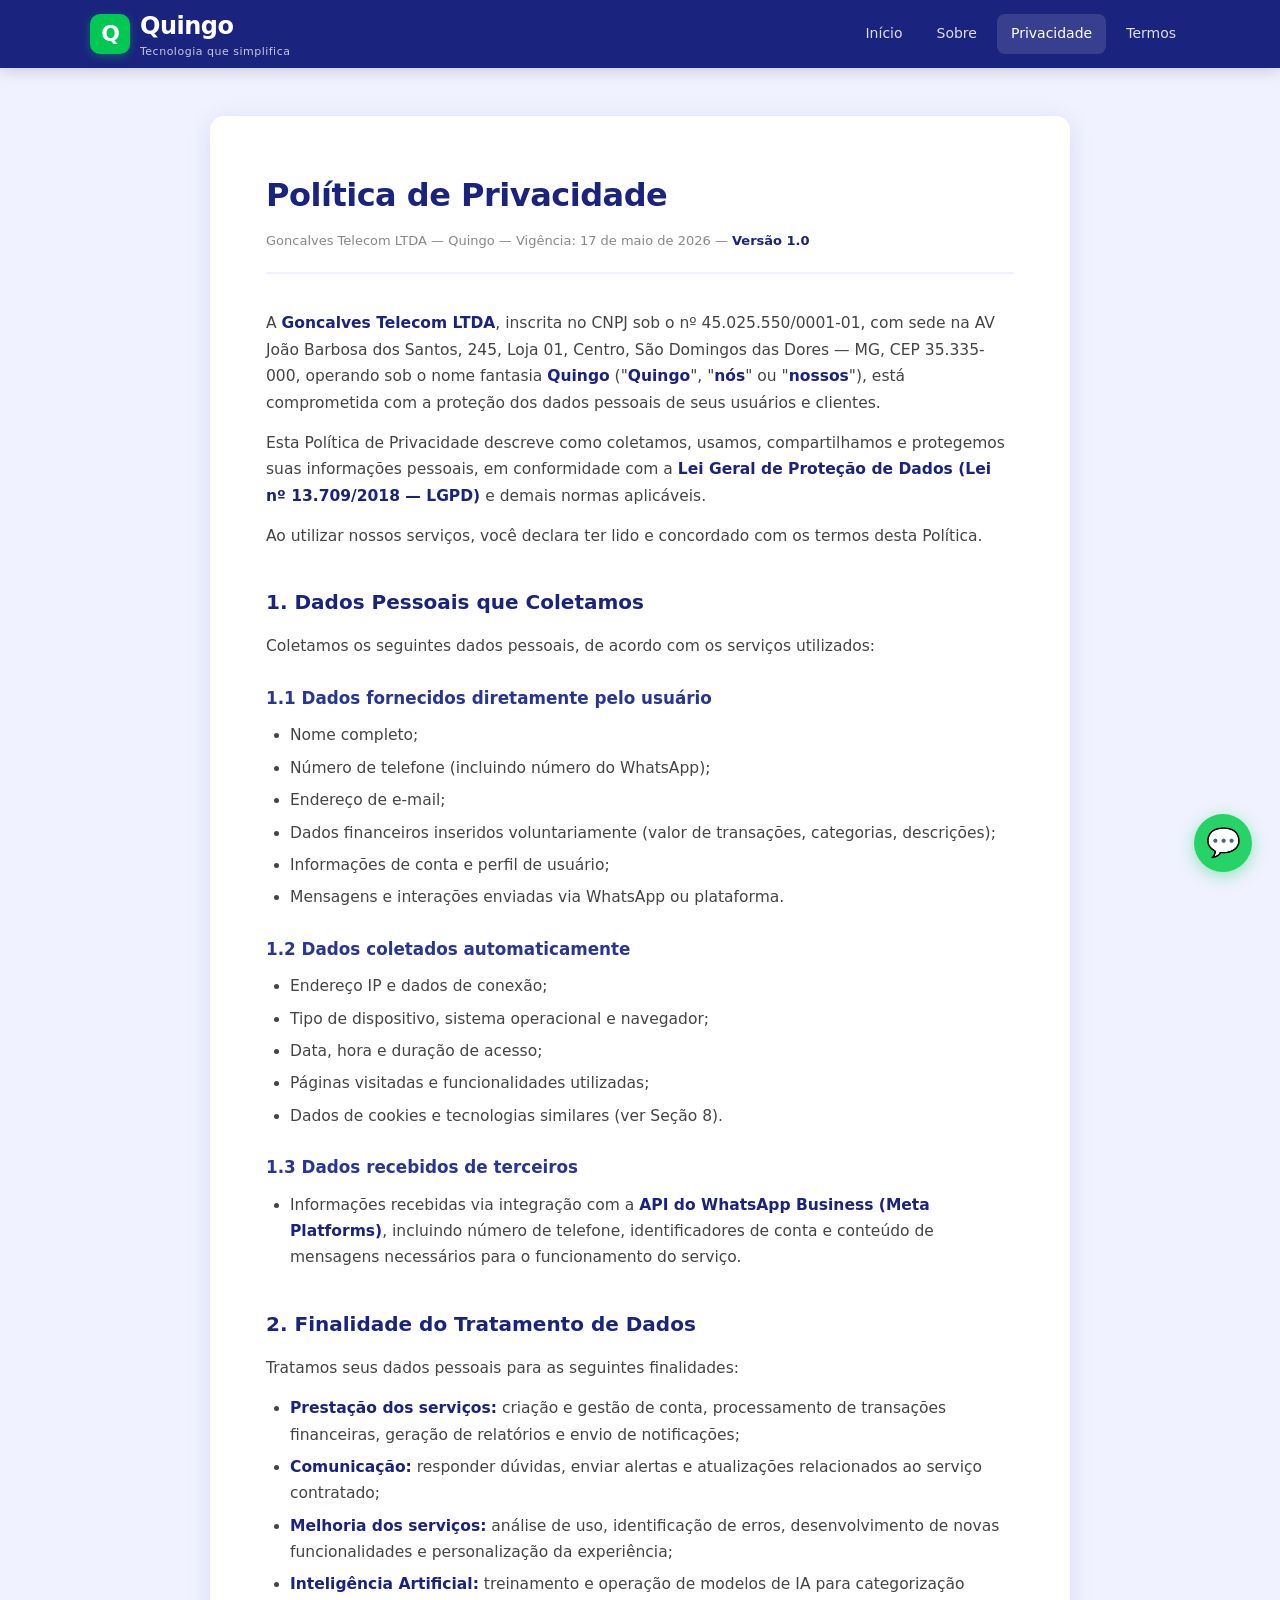
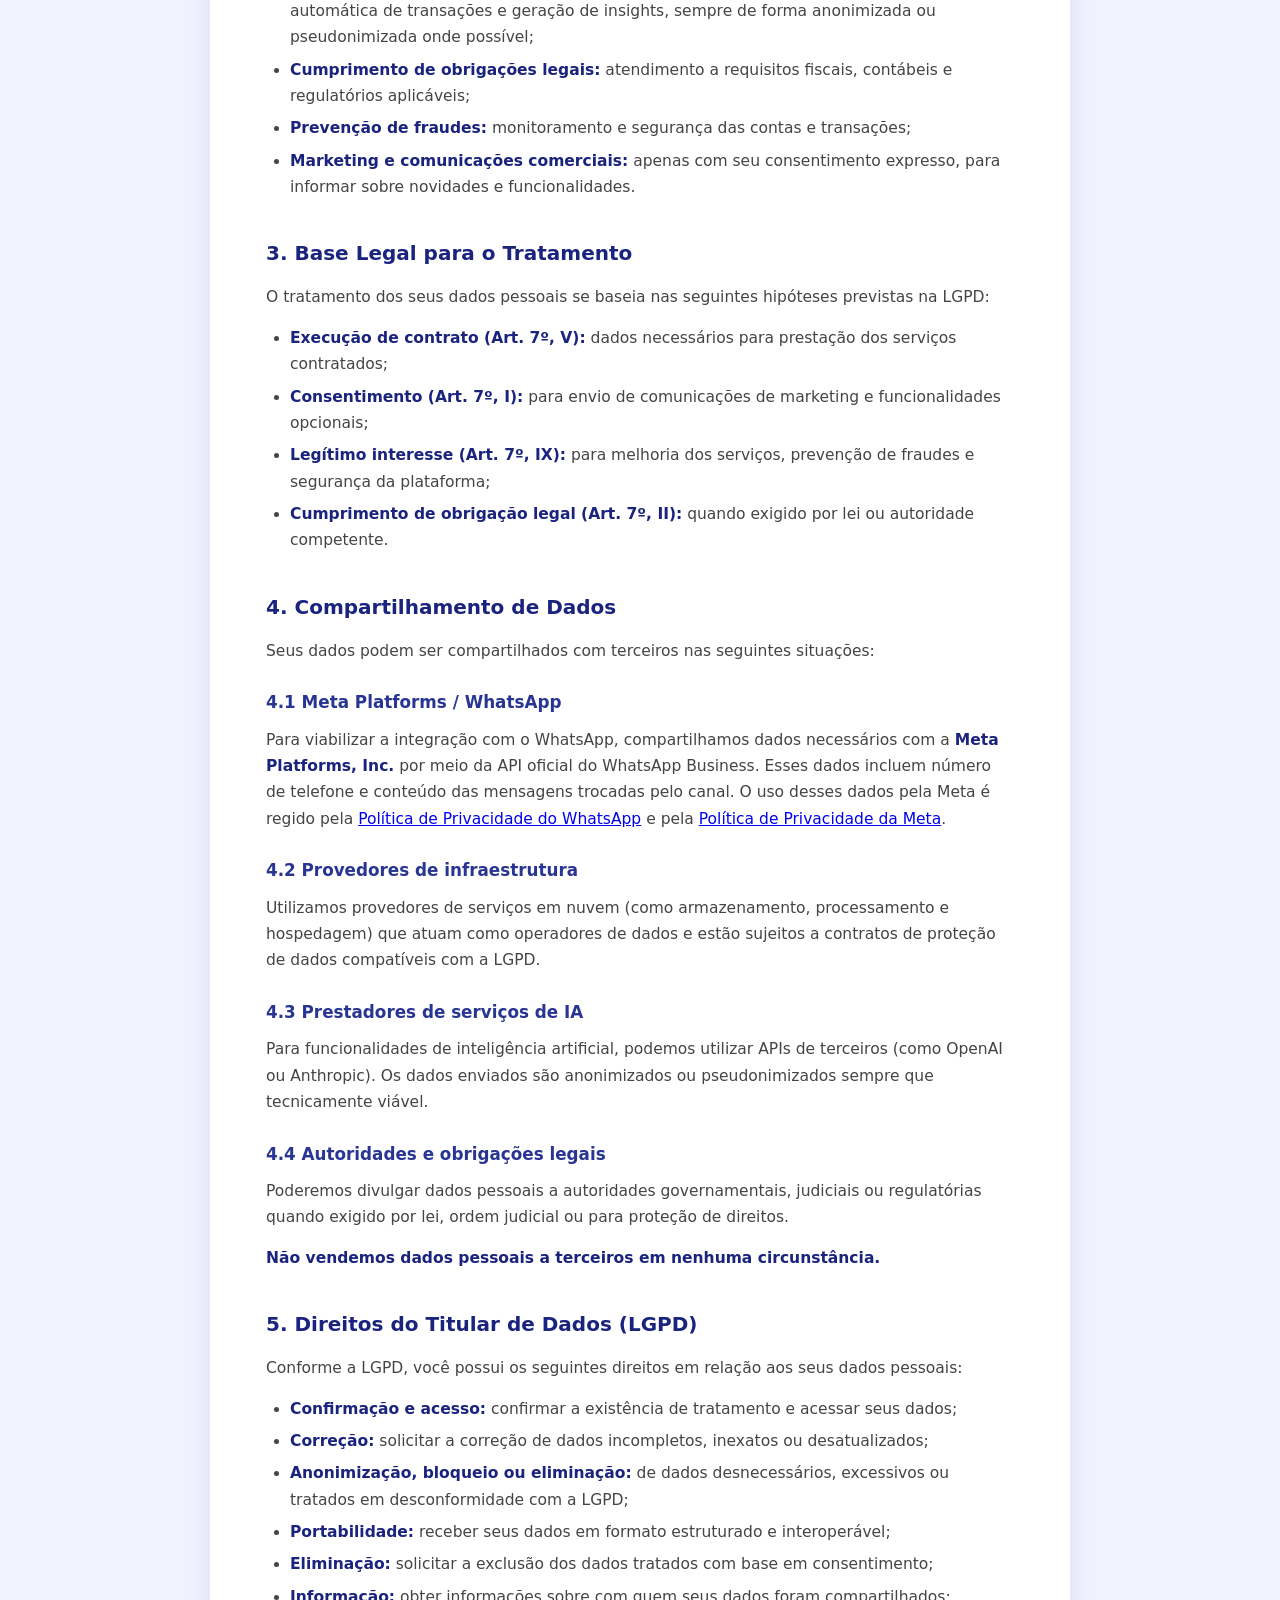
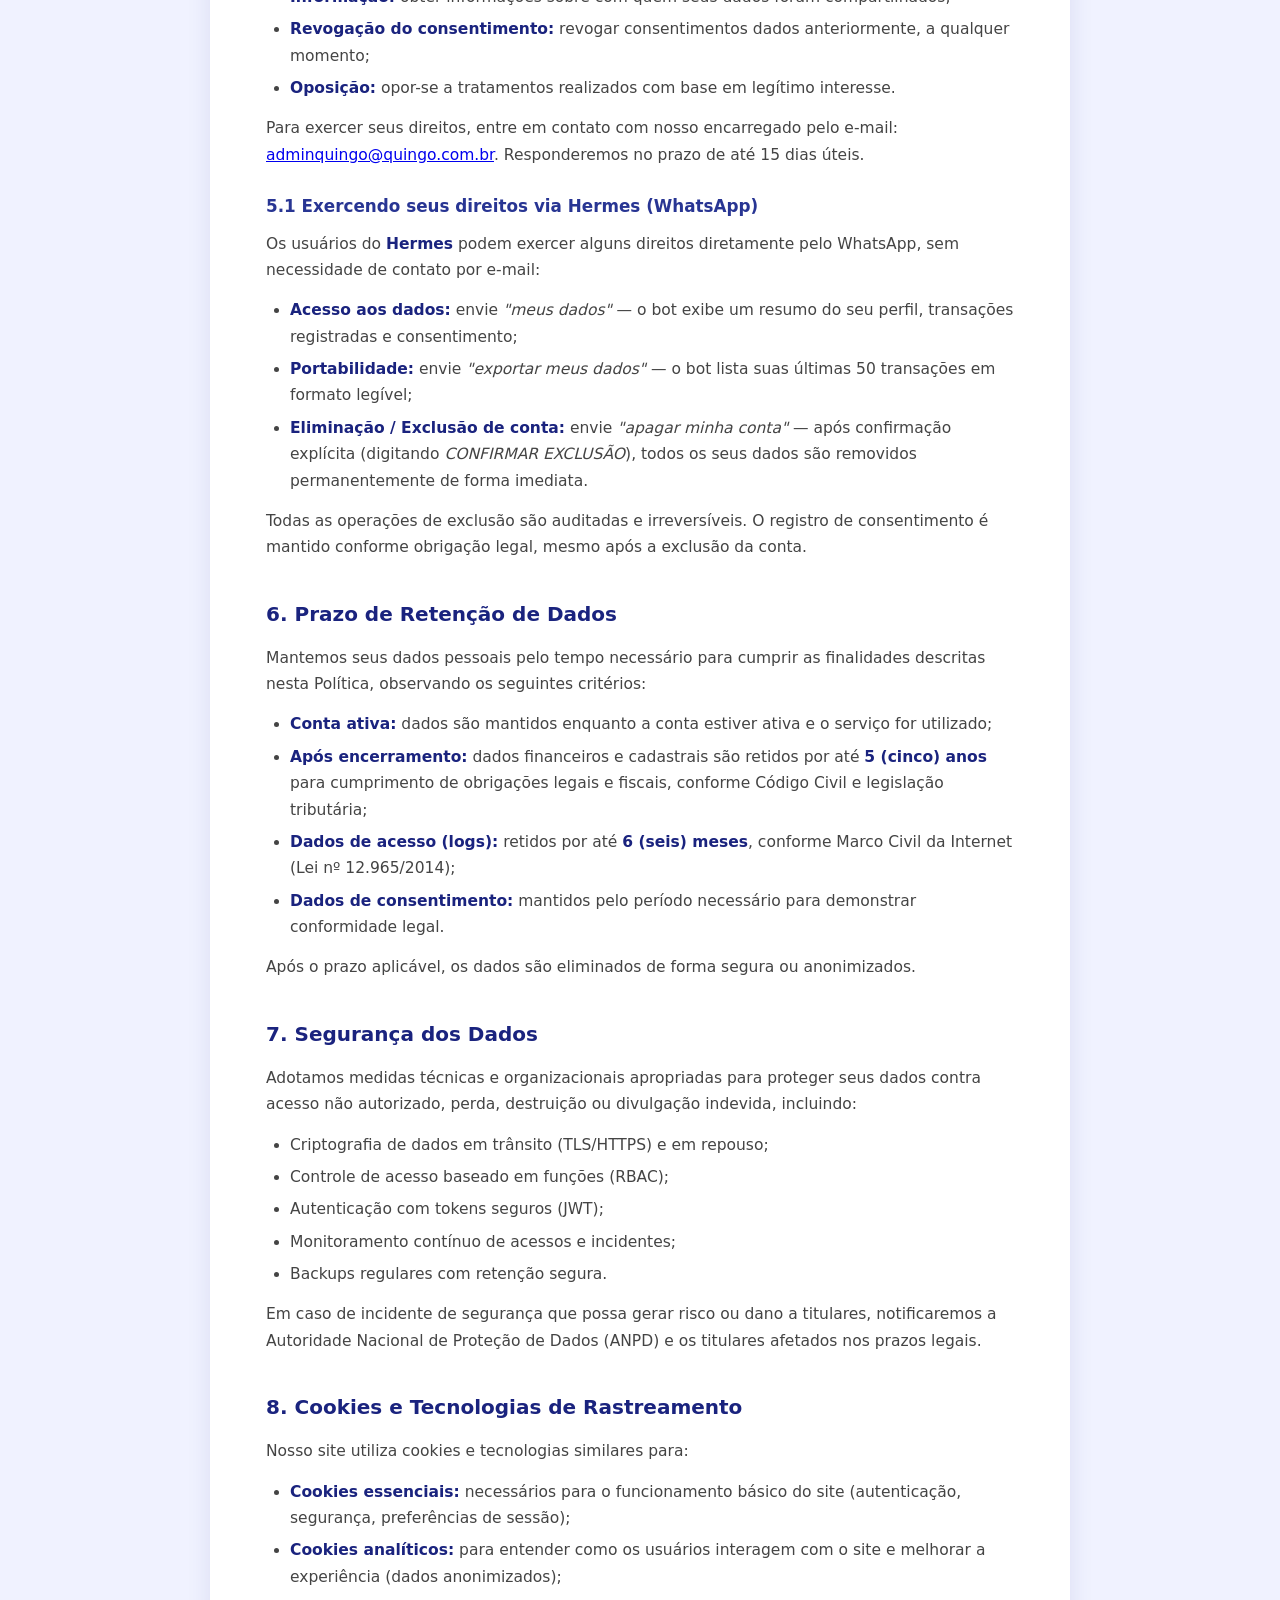
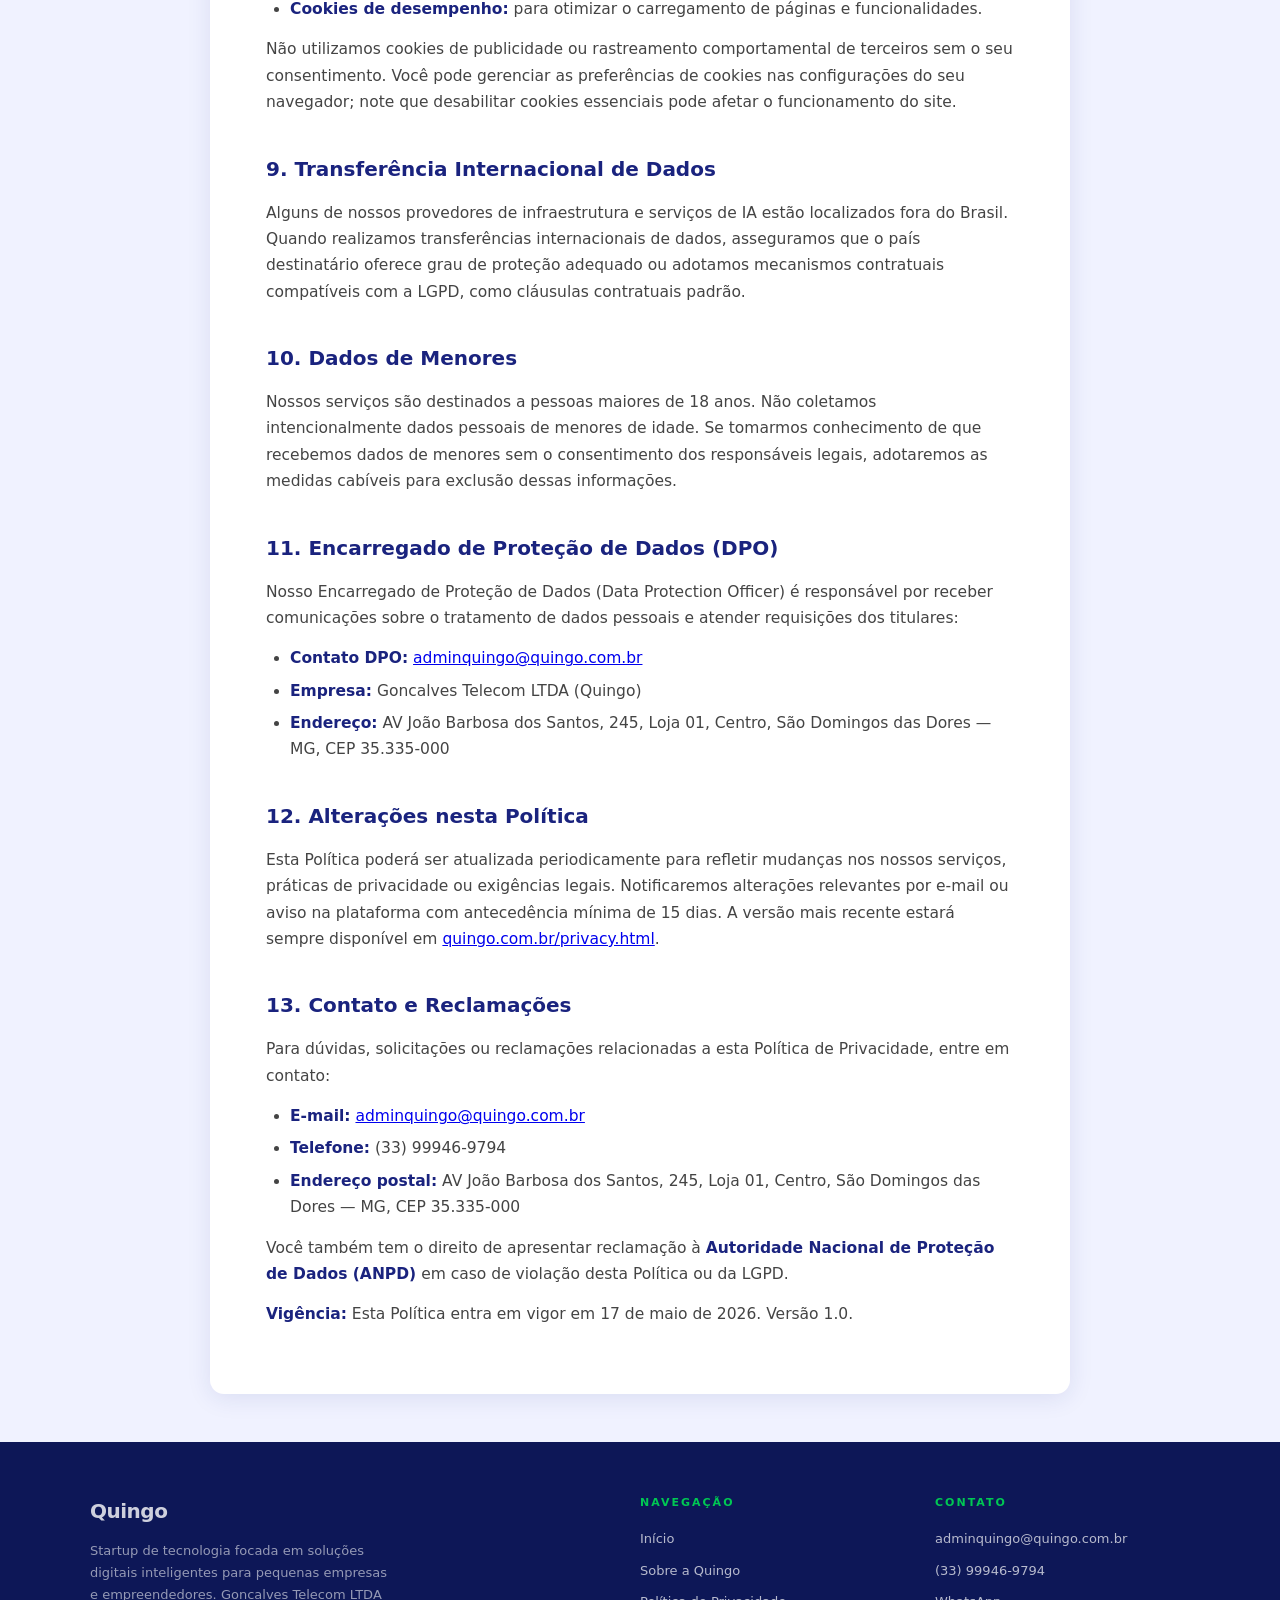
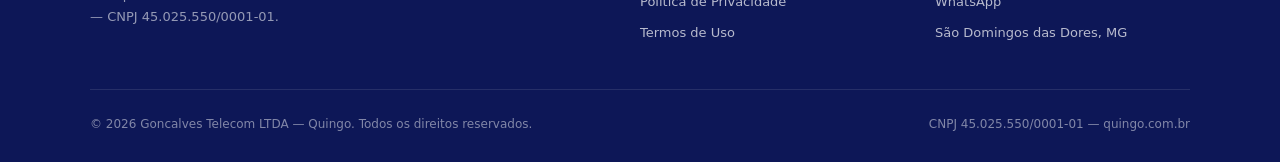
<file: docs/privacy.html>
<!DOCTYPE html>
<html lang="pt-BR">
<head>
    <meta charset="UTF-8">
    <meta name="viewport" content="width=device-width, initial-scale=1.0">
    <title>Política de Privacidade — Quingo</title>
    <meta name="description" content="Política de Privacidade da Quingo (Goncalves Telecom LTDA). Saiba como coletamos, usamos e protegemos seus dados pessoais conforme a LGPD.">
    <link rel="stylesheet" href="style.css">
    <link rel="icon" href="favicon.ico">
</head>
<body>

<header>
    <div class="header-inner">
        <a class="logo" href="index.html">
            <div class="logo-q">Q</div>
            <div>
                <div class="logo-name">Quingo</div>
                <div class="logo-tagline">Tecnologia que simplifica</div>
            </div>
        </a>
        <nav>
            <a href="index.html">Início</a>
            <a href="sobre.html">Sobre</a>
            <a href="privacy.html" class="active">Privacidade</a>
            <a href="terms.html">Termos</a>
        </nav>
    </div>
</header>

<div style="padding: 0 24px;">
<article class="content-page">
    <h1>Política de Privacidade</h1>
    <p class="page-date">Goncalves Telecom LTDA &mdash; Quingo &mdash; Vigência: 17 de maio de 2026 &mdash; <strong>Versão 1.0</strong></p>

    <p>A <strong>Goncalves Telecom LTDA</strong>, inscrita no CNPJ sob o nº 45.025.550/0001-01, com sede na AV João Barbosa dos Santos, 245, Loja 01, Centro, São Domingos das Dores &mdash; MG, CEP 35.335-000, operando sob o nome fantasia <strong>Quingo</strong> ("<strong>Quingo</strong>", "<strong>nós</strong>" ou "<strong>nossos</strong>"), está comprometida com a proteção dos dados pessoais de seus usuários e clientes.</p>
    <p>Esta Política de Privacidade descreve como coletamos, usamos, compartilhamos e protegemos suas informações pessoais, em conformidade com a <strong>Lei Geral de Proteção de Dados (Lei nº 13.709/2018 &mdash; LGPD)</strong> e demais normas aplicáveis.</p>
    <p>Ao utilizar nossos serviços, você declara ter lido e concordado com os termos desta Política.</p>

    <h2>1. Dados Pessoais que Coletamos</h2>
    <p>Coletamos os seguintes dados pessoais, de acordo com os serviços utilizados:</p>

    <h3>1.1 Dados fornecidos diretamente pelo usuário</h3>
    <ul>
        <li>Nome completo;</li>
        <li>Número de telefone (incluindo número do WhatsApp);</li>
        <li>Endereço de e-mail;</li>
        <li>Dados financeiros inseridos voluntariamente (valor de transações, categorias, descrições);</li>
        <li>Informações de conta e perfil de usuário;</li>
        <li>Mensagens e interações enviadas via WhatsApp ou plataforma.</li>
    </ul>

    <h3>1.2 Dados coletados automaticamente</h3>
    <ul>
        <li>Endereço IP e dados de conexão;</li>
        <li>Tipo de dispositivo, sistema operacional e navegador;</li>
        <li>Data, hora e duração de acesso;</li>
        <li>Páginas visitadas e funcionalidades utilizadas;</li>
        <li>Dados de cookies e tecnologias similares (ver Seção 8).</li>
    </ul>

    <h3>1.3 Dados recebidos de terceiros</h3>
    <ul>
        <li>Informações recebidas via integração com a <strong>API do WhatsApp Business (Meta Platforms)</strong>, incluindo número de telefone, identificadores de conta e conteúdo de mensagens necessários para o funcionamento do serviço.</li>
    </ul>

    <h2>2. Finalidade do Tratamento de Dados</h2>
    <p>Tratamos seus dados pessoais para as seguintes finalidades:</p>
    <ul>
        <li><strong>Prestação dos serviços:</strong> criação e gestão de conta, processamento de transações financeiras, geração de relatórios e envio de notificações;</li>
        <li><strong>Comunicação:</strong> responder dúvidas, enviar alertas e atualizações relacionados ao serviço contratado;</li>
        <li><strong>Melhoria dos serviços:</strong> análise de uso, identificação de erros, desenvolvimento de novas funcionalidades e personalização da experiência;</li>
        <li><strong>Inteligência Artificial:</strong> treinamento e operação de modelos de IA para categorização automática de transações e geração de insights, sempre de forma anonimizada ou pseudonimizada onde possível;</li>
        <li><strong>Cumprimento de obrigações legais:</strong> atendimento a requisitos fiscais, contábeis e regulatórios aplicáveis;</li>
        <li><strong>Prevenção de fraudes:</strong> monitoramento e segurança das contas e transações;</li>
        <li><strong>Marketing e comunicações comerciais:</strong> apenas com seu consentimento expresso, para informar sobre novidades e funcionalidades.</li>
    </ul>

    <h2>3. Base Legal para o Tratamento</h2>
    <p>O tratamento dos seus dados pessoais se baseia nas seguintes hipóteses previstas na LGPD:</p>
    <ul>
        <li><strong>Execução de contrato (Art. 7º, V):</strong> dados necessários para prestação dos serviços contratados;</li>
        <li><strong>Consentimento (Art. 7º, I):</strong> para envio de comunicações de marketing e funcionalidades opcionais;</li>
        <li><strong>Legítimo interesse (Art. 7º, IX):</strong> para melhoria dos serviços, prevenção de fraudes e segurança da plataforma;</li>
        <li><strong>Cumprimento de obrigação legal (Art. 7º, II):</strong> quando exigido por lei ou autoridade competente.</li>
    </ul>

    <h2>4. Compartilhamento de Dados</h2>
    <p>Seus dados podem ser compartilhados com terceiros nas seguintes situações:</p>

    <h3>4.1 Meta Platforms / WhatsApp</h3>
    <p>Para viabilizar a integração com o WhatsApp, compartilhamos dados necessários com a <strong>Meta Platforms, Inc.</strong> por meio da API oficial do WhatsApp Business. Esses dados incluem número de telefone e conteúdo das mensagens trocadas pelo canal. O uso desses dados pela Meta é regido pela <a href="https://www.whatsapp.com/legal/privacy-policy-eea" target="_blank" rel="noopener">Política de Privacidade do WhatsApp</a> e pela <a href="https://www.facebook.com/privacy/policy/" target="_blank" rel="noopener">Política de Privacidade da Meta</a>.</p>

    <h3>4.2 Provedores de infraestrutura</h3>
    <p>Utilizamos provedores de serviços em nuvem (como armazenamento, processamento e hospedagem) que atuam como operadores de dados e estão sujeitos a contratos de proteção de dados compatíveis com a LGPD.</p>

    <h3>4.3 Prestadores de serviços de IA</h3>
    <p>Para funcionalidades de inteligência artificial, podemos utilizar APIs de terceiros (como OpenAI ou Anthropic). Os dados enviados são anonimizados ou pseudonimizados sempre que tecnicamente viável.</p>

    <h3>4.4 Autoridades e obrigações legais</h3>
    <p>Poderemos divulgar dados pessoais a autoridades governamentais, judiciais ou regulatórias quando exigido por lei, ordem judicial ou para proteção de direitos.</p>

    <p><strong>Não vendemos dados pessoais a terceiros em nenhuma circunstância.</strong></p>

    <h2>5. Direitos do Titular de Dados (LGPD)</h2>
    <p>Conforme a LGPD, você possui os seguintes direitos em relação aos seus dados pessoais:</p>
    <ul>
        <li><strong>Confirmação e acesso:</strong> confirmar a existência de tratamento e acessar seus dados;</li>
        <li><strong>Correção:</strong> solicitar a correção de dados incompletos, inexatos ou desatualizados;</li>
        <li><strong>Anonimização, bloqueio ou eliminação:</strong> de dados desnecessários, excessivos ou tratados em desconformidade com a LGPD;</li>
        <li><strong>Portabilidade:</strong> receber seus dados em formato estruturado e interoperável;</li>
        <li><strong>Eliminação:</strong> solicitar a exclusão dos dados tratados com base em consentimento;</li>
        <li><strong>Informação:</strong> obter informações sobre com quem seus dados foram compartilhados;</li>
        <li><strong>Revogação do consentimento:</strong> revogar consentimentos dados anteriormente, a qualquer momento;</li>
        <li><strong>Oposição:</strong> opor-se a tratamentos realizados com base em legítimo interesse.</li>
    </ul>
    <p>Para exercer seus direitos, entre em contato com nosso encarregado pelo e-mail: <a href="mailto:adminquingo@quingo.com.br">adminquingo@quingo.com.br</a>. Responderemos no prazo de até 15 dias úteis.</p>

    <h3>5.1 Exercendo seus direitos via Hermes (WhatsApp)</h3>
    <p>Os usuários do <strong>Hermes</strong> podem exercer alguns direitos diretamente pelo WhatsApp, sem necessidade de contato por e-mail:</p>
    <ul>
        <li><strong>Acesso aos dados:</strong> envie <em>"meus dados"</em> — o bot exibe um resumo do seu perfil, transações registradas e consentimento;</li>
        <li><strong>Portabilidade:</strong> envie <em>"exportar meus dados"</em> — o bot lista suas últimas 50 transações em formato legível;</li>
        <li><strong>Eliminação / Exclusão de conta:</strong> envie <em>"apagar minha conta"</em> — após confirmação explícita (digitando <em>CONFIRMAR EXCLUSÃO</em>), todos os seus dados são removidos permanentemente de forma imediata.</li>
    </ul>
    <p>Todas as operações de exclusão são auditadas e irreversíveis. O registro de consentimento é mantido conforme obrigação legal, mesmo após a exclusão da conta.</p>

    <h2>6. Prazo de Retenção de Dados</h2>
    <p>Mantemos seus dados pessoais pelo tempo necessário para cumprir as finalidades descritas nesta Política, observando os seguintes critérios:</p>
    <ul>
        <li><strong>Conta ativa:</strong> dados são mantidos enquanto a conta estiver ativa e o serviço for utilizado;</li>
        <li><strong>Após encerramento:</strong> dados financeiros e cadastrais são retidos por até <strong>5 (cinco) anos</strong> para cumprimento de obrigações legais e fiscais, conforme Código Civil e legislação tributária;</li>
        <li><strong>Dados de acesso (logs):</strong> retidos por até <strong>6 (seis) meses</strong>, conforme Marco Civil da Internet (Lei nº 12.965/2014);</li>
        <li><strong>Dados de consentimento:</strong> mantidos pelo período necessário para demonstrar conformidade legal.</li>
    </ul>
    <p>Após o prazo aplicável, os dados são eliminados de forma segura ou anonimizados.</p>

    <h2>7. Segurança dos Dados</h2>
    <p>Adotamos medidas técnicas e organizacionais apropriadas para proteger seus dados contra acesso não autorizado, perda, destruição ou divulgação indevida, incluindo:</p>
    <ul>
        <li>Criptografia de dados em trânsito (TLS/HTTPS) e em repouso;</li>
        <li>Controle de acesso baseado em funções (RBAC);</li>
        <li>Autenticação com tokens seguros (JWT);</li>
        <li>Monitoramento contínuo de acessos e incidentes;</li>
        <li>Backups regulares com retenção segura.</li>
    </ul>
    <p>Em caso de incidente de segurança que possa gerar risco ou dano a titulares, notificaremos a Autoridade Nacional de Proteção de Dados (ANPD) e os titulares afetados nos prazos legais.</p>

    <h2>8. Cookies e Tecnologias de Rastreamento</h2>
    <p>Nosso site utiliza cookies e tecnologias similares para:</p>
    <ul>
        <li><strong>Cookies essenciais:</strong> necessários para o funcionamento básico do site (autenticação, segurança, preferências de sessão);</li>
        <li><strong>Cookies analíticos:</strong> para entender como os usuários interagem com o site e melhorar a experiência (dados anonimizados);</li>
        <li><strong>Cookies de desempenho:</strong> para otimizar o carregamento de páginas e funcionalidades.</li>
    </ul>
    <p>Não utilizamos cookies de publicidade ou rastreamento comportamental de terceiros sem o seu consentimento. Você pode gerenciar as preferências de cookies nas configurações do seu navegador; note que desabilitar cookies essenciais pode afetar o funcionamento do site.</p>

    <h2>9. Transferência Internacional de Dados</h2>
    <p>Alguns de nossos provedores de infraestrutura e serviços de IA estão localizados fora do Brasil. Quando realizamos transferências internacionais de dados, asseguramos que o país destinatário oferece grau de proteção adequado ou adotamos mecanismos contratuais compatíveis com a LGPD, como cláusulas contratuais padrão.</p>

    <h2>10. Dados de Menores</h2>
    <p>Nossos serviços são destinados a pessoas maiores de 18 anos. Não coletamos intencionalmente dados pessoais de menores de idade. Se tomarmos conhecimento de que recebemos dados de menores sem o consentimento dos responsáveis legais, adotaremos as medidas cabíveis para exclusão dessas informações.</p>

    <h2>11. Encarregado de Proteção de Dados (DPO)</h2>
    <p>Nosso Encarregado de Proteção de Dados (Data Protection Officer) é responsável por receber comunicações sobre o tratamento de dados pessoais e atender requisições dos titulares:</p>
    <ul>
        <li><strong>Contato DPO:</strong> <a href="mailto:adminquingo@quingo.com.br">adminquingo@quingo.com.br</a></li>
        <li><strong>Empresa:</strong> Goncalves Telecom LTDA (Quingo)</li>
        <li><strong>Endereço:</strong> AV João Barbosa dos Santos, 245, Loja 01, Centro, São Domingos das Dores &mdash; MG, CEP 35.335-000</li>
    </ul>

    <h2>12. Alterações nesta Política</h2>
    <p>Esta Política poderá ser atualizada periodicamente para refletir mudanças nos nossos serviços, práticas de privacidade ou exigências legais. Notificaremos alterações relevantes por e-mail ou aviso na plataforma com antecedência mínima de 15 dias. A versão mais recente estará sempre disponível em <a href="https://quingo.com.br/privacy.html">quingo.com.br/privacy.html</a>.</p>

    <h2>13. Contato e Reclamações</h2>
    <p>Para dúvidas, solicitações ou reclamações relacionadas a esta Política de Privacidade, entre em contato:</p>
    <ul>
        <li><strong>E-mail:</strong> <a href="mailto:adminquingo@quingo.com.br">adminquingo@quingo.com.br</a></li>
        <li><strong>Telefone:</strong> (33) 99946-9794</li>
        <li><strong>Endereço postal:</strong> AV João Barbosa dos Santos, 245, Loja 01, Centro, São Domingos das Dores &mdash; MG, CEP 35.335-000</li>
    </ul>
    <p>Você também tem o direito de apresentar reclamação à <strong>Autoridade Nacional de Proteção de Dados (ANPD)</strong> em caso de violação desta Política ou da LGPD.</p>

    <p><strong>Vigência:</strong> Esta Política entra em vigor em 17 de maio de 2026. Versão 1.0.</p>
</article>
</div>

<a class="whatsapp-float" href="https://wa.me/5533999469497" aria-label="Fale pelo WhatsApp">&#128172;</a>

<footer>
    <div class="footer-inner">
        <div class="footer-top">
            <div class="footer-brand">
                <span class="logo-name">Quingo</span>
                <p>Startup de tecnologia focada em soluções digitais inteligentes para pequenas empresas e empreendedores. Goncalves Telecom LTDA &mdash; CNPJ 45.025.550/0001-01.</p>
            </div>
            <div class="footer-col">
                <h4>Navegação</h4>
                <a href="index.html">Início</a>
                <a href="sobre.html">Sobre a Quingo</a>
                <a href="privacy.html">Política de Privacidade</a>
                <a href="terms.html">Termos de Uso</a>
            </div>
            <div class="footer-col">
                <h4>Contato</h4>
                <a href="mailto:adminquingo@quingo.com.br">adminquingo@quingo.com.br</a>
                <a href="tel:+5533999469497">(33) 99946-9794</a>
                <a href="https://wa.me/5533999469497">WhatsApp</a>
                <p>São Domingos das Dores, MG</p>
            </div>
        </div>
        <div class="footer-bottom">
            <span>&copy; 2026 Goncalves Telecom LTDA &mdash; Quingo. Todos os direitos reservados.</span>
            <span>CNPJ 45.025.550/0001-01 &mdash; quingo.com.br</span>
        </div>
    </div>
</footer>

</body>
</html>
</file>
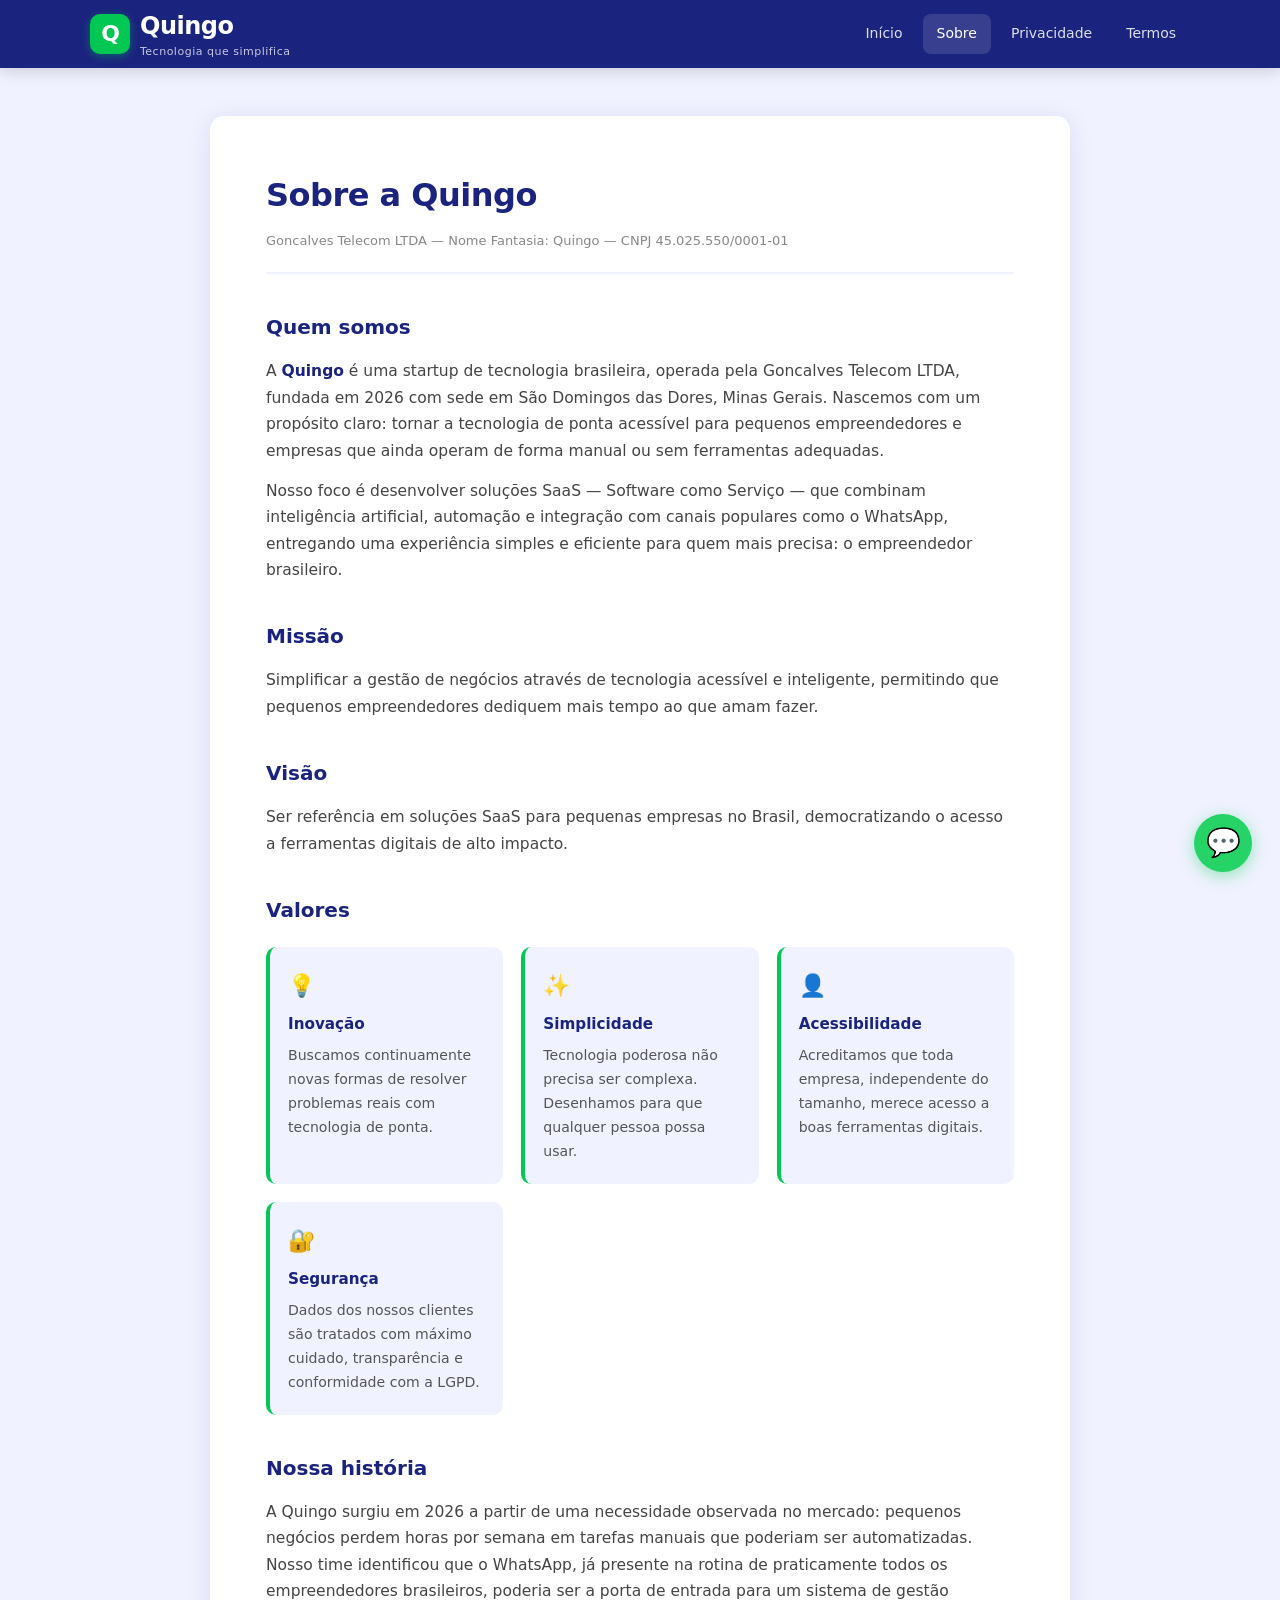
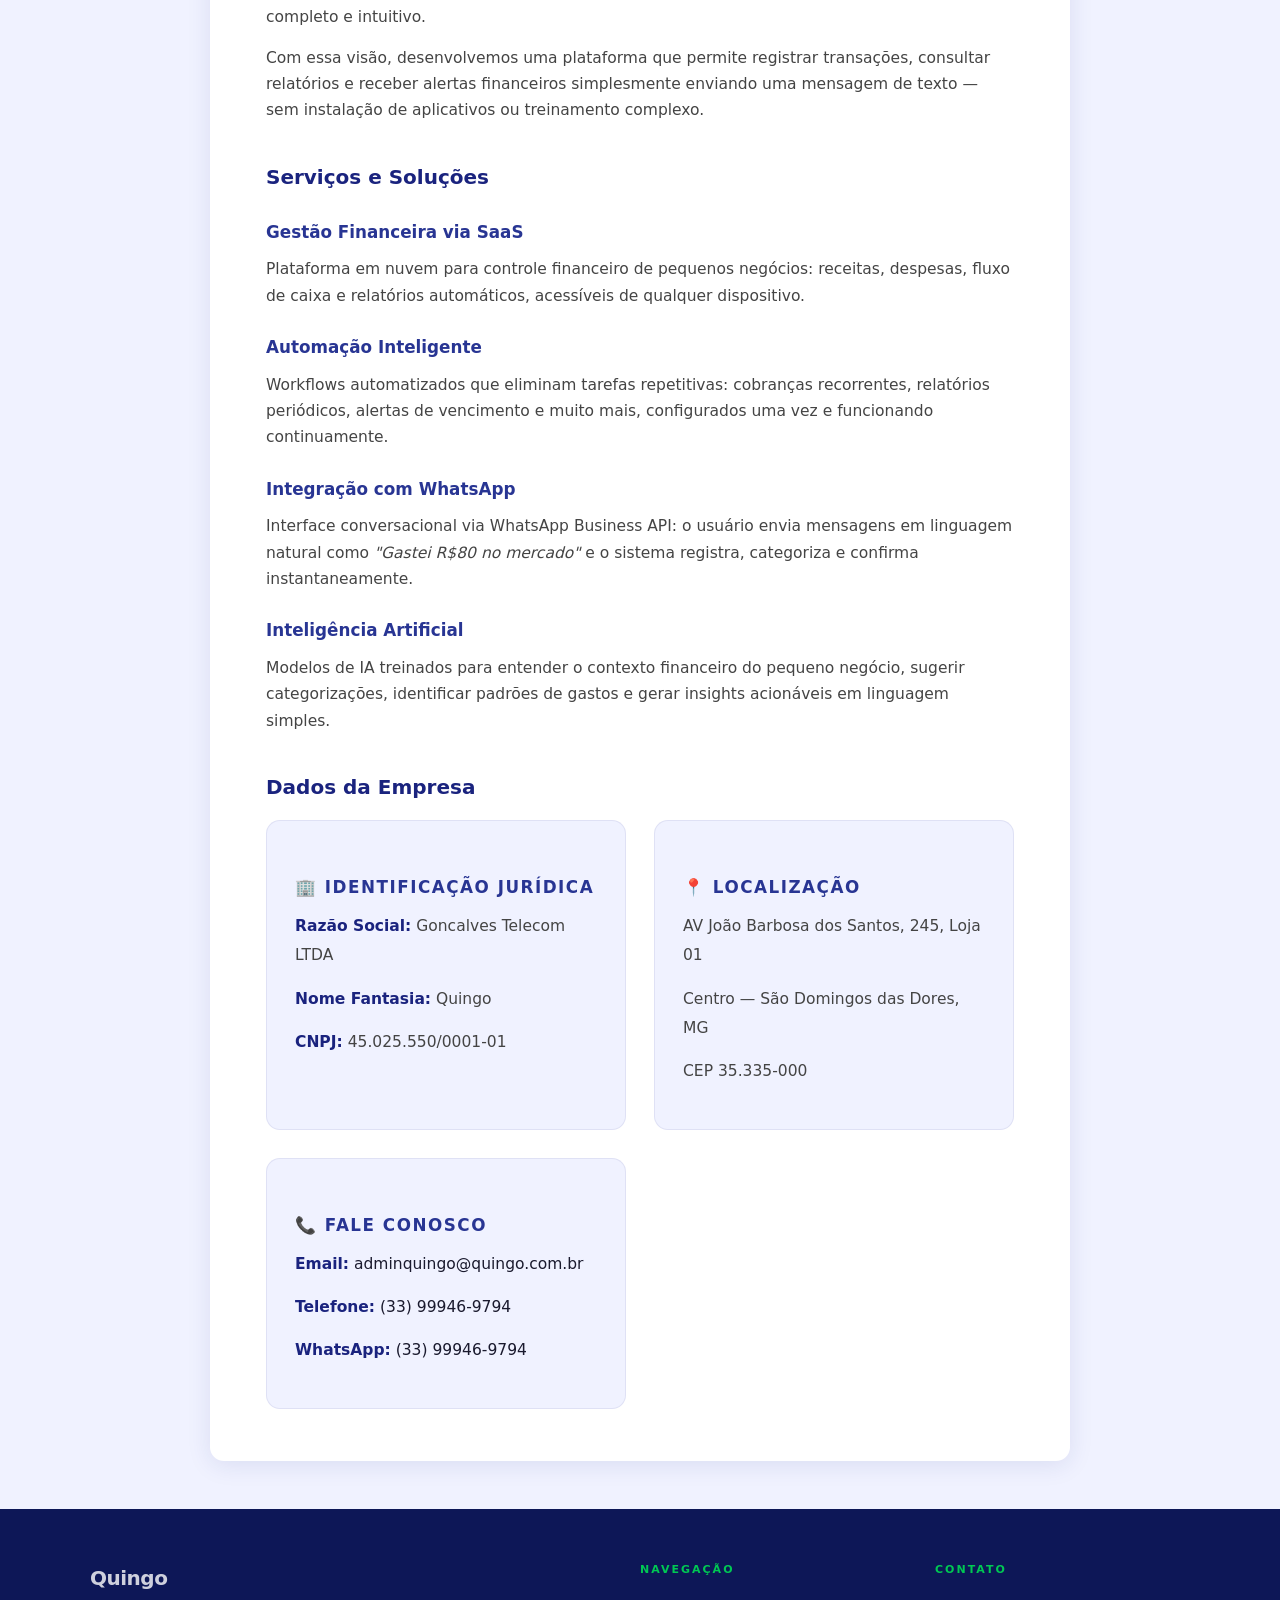
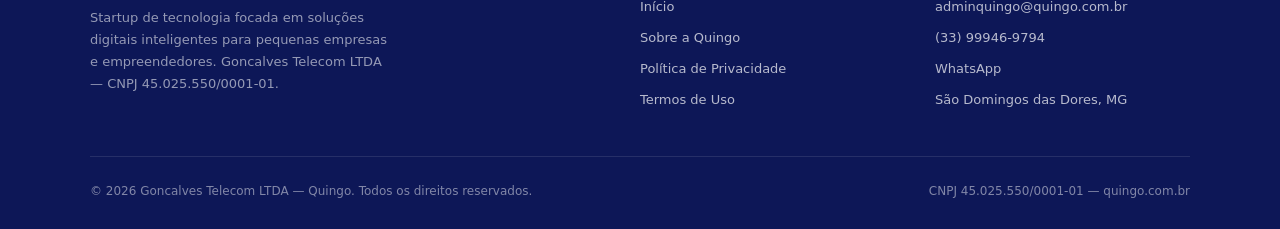
<file: docs/sobre.html>
<!DOCTYPE html>
<html lang="pt-BR">
<head>
    <meta charset="UTF-8">
    <meta name="viewport" content="width=device-width, initial-scale=1.0">
    <title>Sobre a Quingo — Startup de Tecnologia</title>
    <meta name="description" content="Conheça a Quingo, startup de tecnologia com missão de simplificar a gestão de negócios através de soluções SaaS acessíveis e inteligentes.">
    <link rel="stylesheet" href="style.css">
    <link rel="icon" href="favicon.ico">
</head>
<body>

<header>
    <div class="header-inner">
        <a class="logo" href="index.html">
            <div class="logo-q">Q</div>
            <div>
                <div class="logo-name">Quingo</div>
                <div class="logo-tagline">Tecnologia que simplifica</div>
            </div>
        </a>
        <nav>
            <a href="index.html">Início</a>
            <a href="sobre.html" class="active">Sobre</a>
            <a href="privacy.html">Privacidade</a>
            <a href="terms.html">Termos</a>
        </nav>
    </div>
</header>

<div style="padding: 0 24px;">
<article class="content-page">
    <h1>Sobre a Quingo</h1>
    <p class="page-date">Goncalves Telecom LTDA &mdash; Nome Fantasia: Quingo &mdash; CNPJ 45.025.550/0001-01</p>

    <h2>Quem somos</h2>
    <p>A <strong>Quingo</strong> é uma startup de tecnologia brasileira, operada pela Goncalves Telecom LTDA, fundada em 2026 com sede em São Domingos das Dores, Minas Gerais. Nascemos com um propósito claro: tornar a tecnologia de ponta acessível para pequenos empreendedores e empresas que ainda operam de forma manual ou sem ferramentas adequadas.</p>
    <p>Nosso foco é desenvolver soluções SaaS — Software como Serviço — que combinam inteligência artificial, automação e integração com canais populares como o WhatsApp, entregando uma experiência simples e eficiente para quem mais precisa: o empreendedor brasileiro.</p>

    <h2>Missão</h2>
    <p>Simplificar a gestão de negócios através de tecnologia acessível e inteligente, permitindo que pequenos empreendedores dediquem mais tempo ao que amam fazer.</p>

    <h2>Visão</h2>
    <p>Ser referência em soluções SaaS para pequenas empresas no Brasil, democratizando o acesso a ferramentas digitais de alto impacto.</p>

    <h2>Valores</h2>
    <div class="pillars">
        <div class="pillar">
            <div class="pillar-icon">&#128161;</div>
            <h4>Inovação</h4>
            <p>Buscamos continuamente novas formas de resolver problemas reais com tecnologia de ponta.</p>
        </div>
        <div class="pillar">
            <div class="pillar-icon">&#10024;</div>
            <h4>Simplicidade</h4>
            <p>Tecnologia poderosa não precisa ser complexa. Desenhamos para que qualquer pessoa possa usar.</p>
        </div>
        <div class="pillar">
            <div class="pillar-icon">&#128100;</div>
            <h4>Acessibilidade</h4>
            <p>Acreditamos que toda empresa, independente do tamanho, merece acesso a boas ferramentas digitais.</p>
        </div>
        <div class="pillar">
            <div class="pillar-icon">&#128272;</div>
            <h4>Segurança</h4>
            <p>Dados dos nossos clientes são tratados com máximo cuidado, transparência e conformidade com a LGPD.</p>
        </div>
    </div>

    <h2>Nossa história</h2>
    <p>A Quingo surgiu em 2026 a partir de uma necessidade observada no mercado: pequenos negócios perdem horas por semana em tarefas manuais que poderiam ser automatizadas. Nosso time identificou que o WhatsApp, já presente na rotina de praticamente todos os empreendedores brasileiros, poderia ser a porta de entrada para um sistema de gestão completo e intuitivo.</p>
    <p>Com essa visão, desenvolvemos uma plataforma que permite registrar transações, consultar relatórios e receber alertas financeiros simplesmente enviando uma mensagem de texto &mdash; sem instalação de aplicativos ou treinamento complexo.</p>

    <h2>Serviços e Soluções</h2>

    <h3>Gestão Financeira via SaaS</h3>
    <p>Plataforma em nuvem para controle financeiro de pequenos negócios: receitas, despesas, fluxo de caixa e relatórios automáticos, acessíveis de qualquer dispositivo.</p>

    <h3>Automação Inteligente</h3>
    <p>Workflows automatizados que eliminam tarefas repetitivas: cobranças recorrentes, relatórios periódicos, alertas de vencimento e muito mais, configurados uma vez e funcionando continuamente.</p>

    <h3>Integração com WhatsApp</h3>
    <p>Interface conversacional via WhatsApp Business API: o usuário envia mensagens em linguagem natural como <em>"Gastei R$80 no mercado"</em> e o sistema registra, categoriza e confirma instantaneamente.</p>

    <h3>Inteligência Artificial</h3>
    <p>Modelos de IA treinados para entender o contexto financeiro do pequeno negócio, sugerir categorizações, identificar padrões de gastos e gerar insights acionáveis em linguagem simples.</p>

    <h2>Dados da Empresa</h2>
    <div class="info-grid" style="margin-top: 16px;">
        <div class="info-box">
            <h3>&#127970; Identificação Jurídica</h3>
            <p><strong>Razão Social:</strong> Goncalves Telecom LTDA</p>
            <p><strong>Nome Fantasia:</strong> Quingo</p>
            <p><strong>CNPJ:</strong> 45.025.550/0001-01</p>
        </div>
        <div class="info-box">
            <h3>&#128205; Localização</h3>
            <p>AV João Barbosa dos Santos, 245, Loja 01</p>
            <p>Centro — São Domingos das Dores, MG</p>
            <p>CEP 35.335-000</p>
        </div>
        <div class="info-box">
            <h3>&#128222; Fale Conosco</h3>
            <p><strong>Email:</strong> <a href="mailto:adminquingo@quingo.com.br">adminquingo@quingo.com.br</a></p>
            <p><strong>Telefone:</strong> <a href="tel:+5533999469497">(33) 99946-9794</a></p>
            <p><strong>WhatsApp:</strong> <a href="https://wa.me/5533999469497">(33) 99946-9794</a></p>
        </div>
    </div>
</article>
</div>

<a class="whatsapp-float" href="https://wa.me/5533999469497" aria-label="Fale pelo WhatsApp">&#128172;</a>

<footer>
    <div class="footer-inner">
        <div class="footer-top">
            <div class="footer-brand">
                <span class="logo-name">Quingo</span>
                <p>Startup de tecnologia focada em soluções digitais inteligentes para pequenas empresas e empreendedores. Goncalves Telecom LTDA &mdash; CNPJ 45.025.550/0001-01.</p>
            </div>
            <div class="footer-col">
                <h4>Navegação</h4>
                <a href="index.html">Início</a>
                <a href="sobre.html">Sobre a Quingo</a>
                <a href="privacy.html">Política de Privacidade</a>
                <a href="terms.html">Termos de Uso</a>
            </div>
            <div class="footer-col">
                <h4>Contato</h4>
                <a href="mailto:adminquingo@quingo.com.br">adminquingo@quingo.com.br</a>
                <a href="tel:+5533999469497">(33) 99946-9794</a>
                <a href="https://wa.me/5533999469497">WhatsApp</a>
                <p>São Domingos das Dores, MG</p>
            </div>
        </div>
        <div class="footer-bottom">
            <span>&copy; 2026 Goncalves Telecom LTDA &mdash; Quingo. Todos os direitos reservados.</span>
            <span>CNPJ 45.025.550/0001-01 &mdash; quingo.com.br</span>
        </div>
    </div>
</footer>

</body>
</html>
</file>
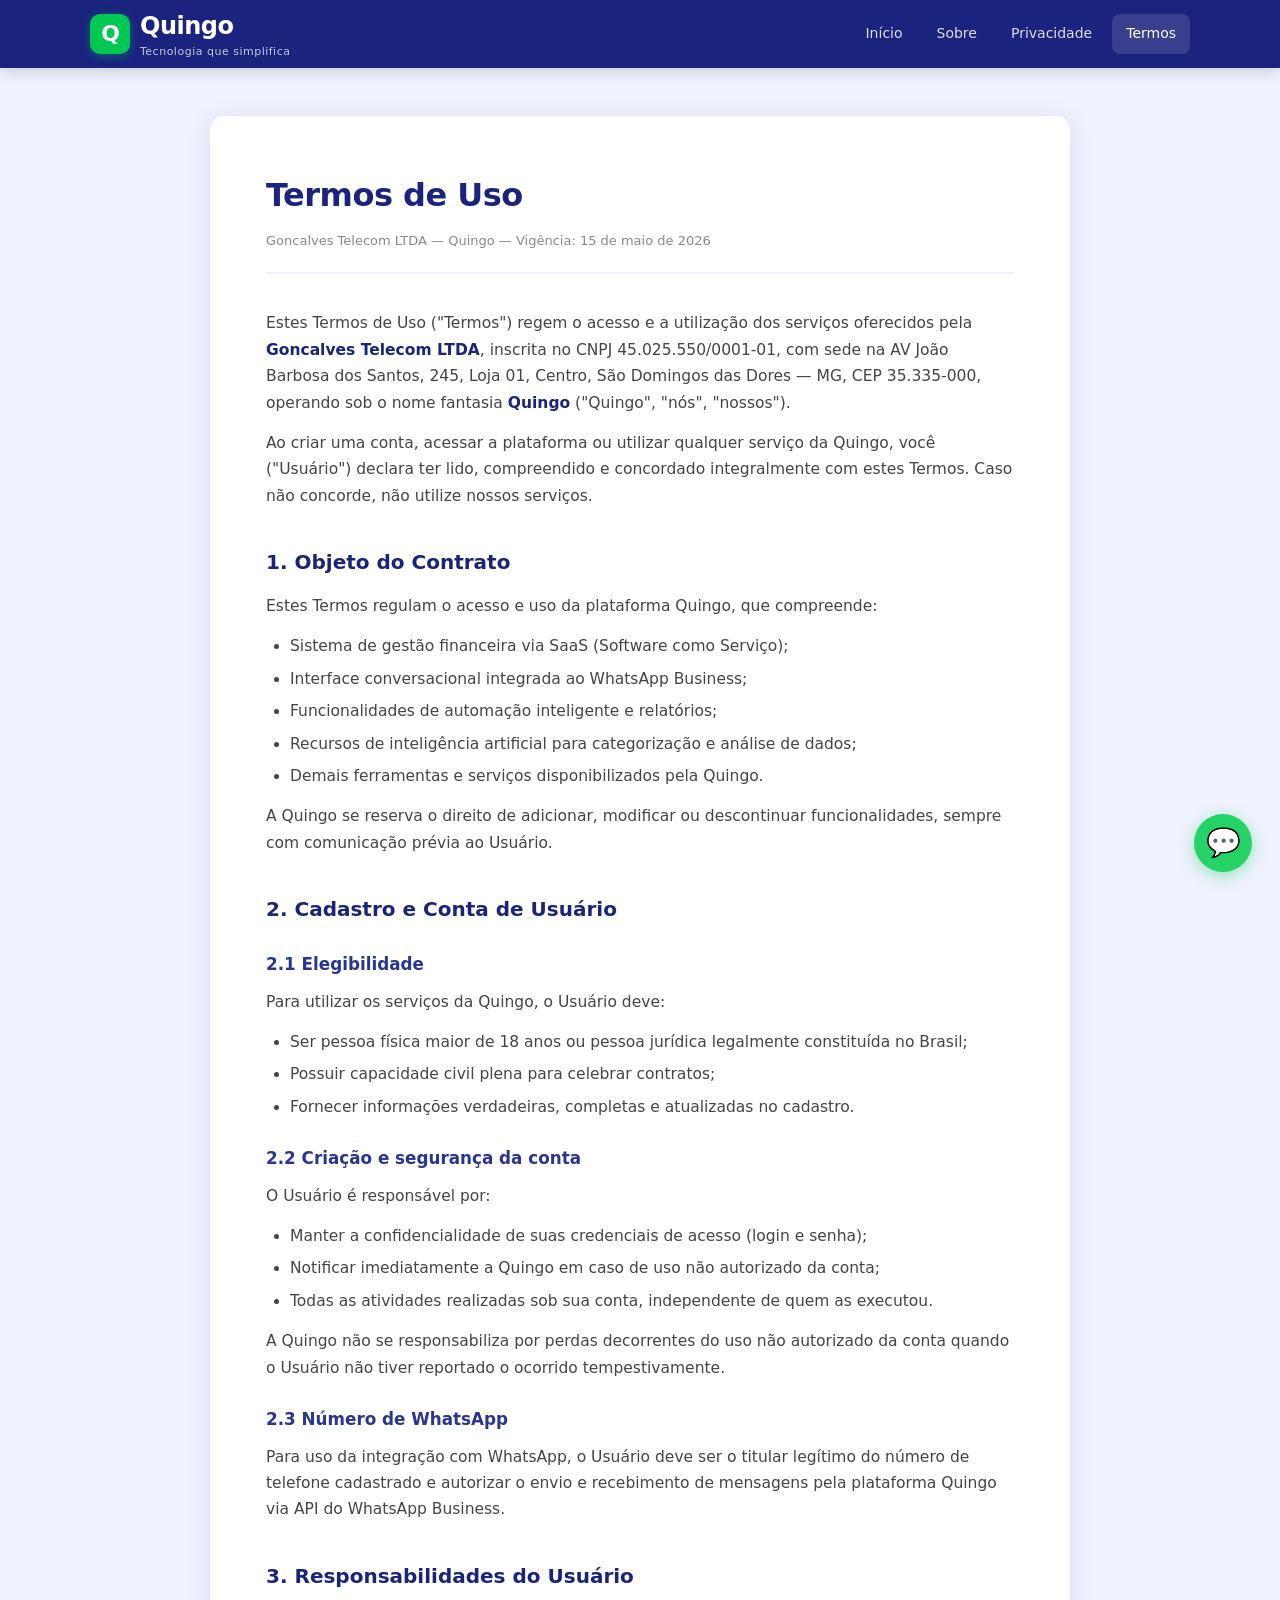
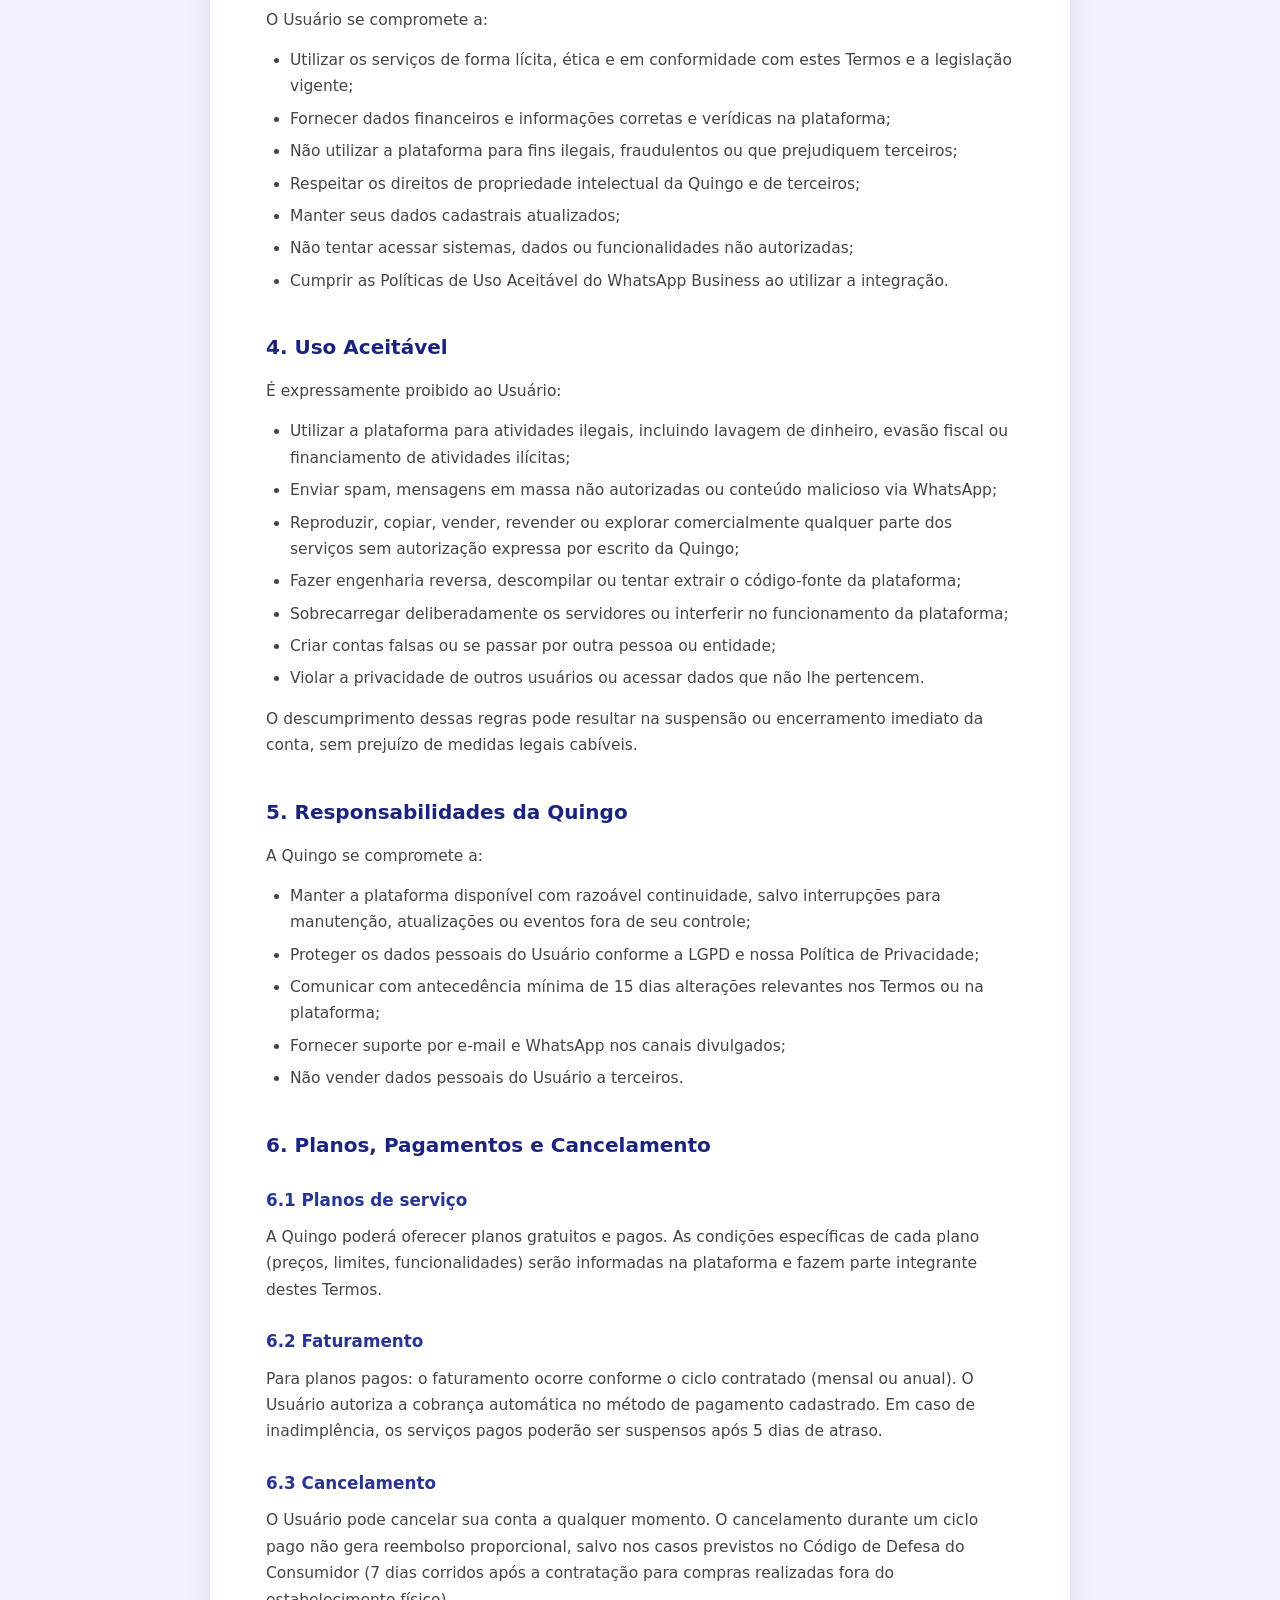
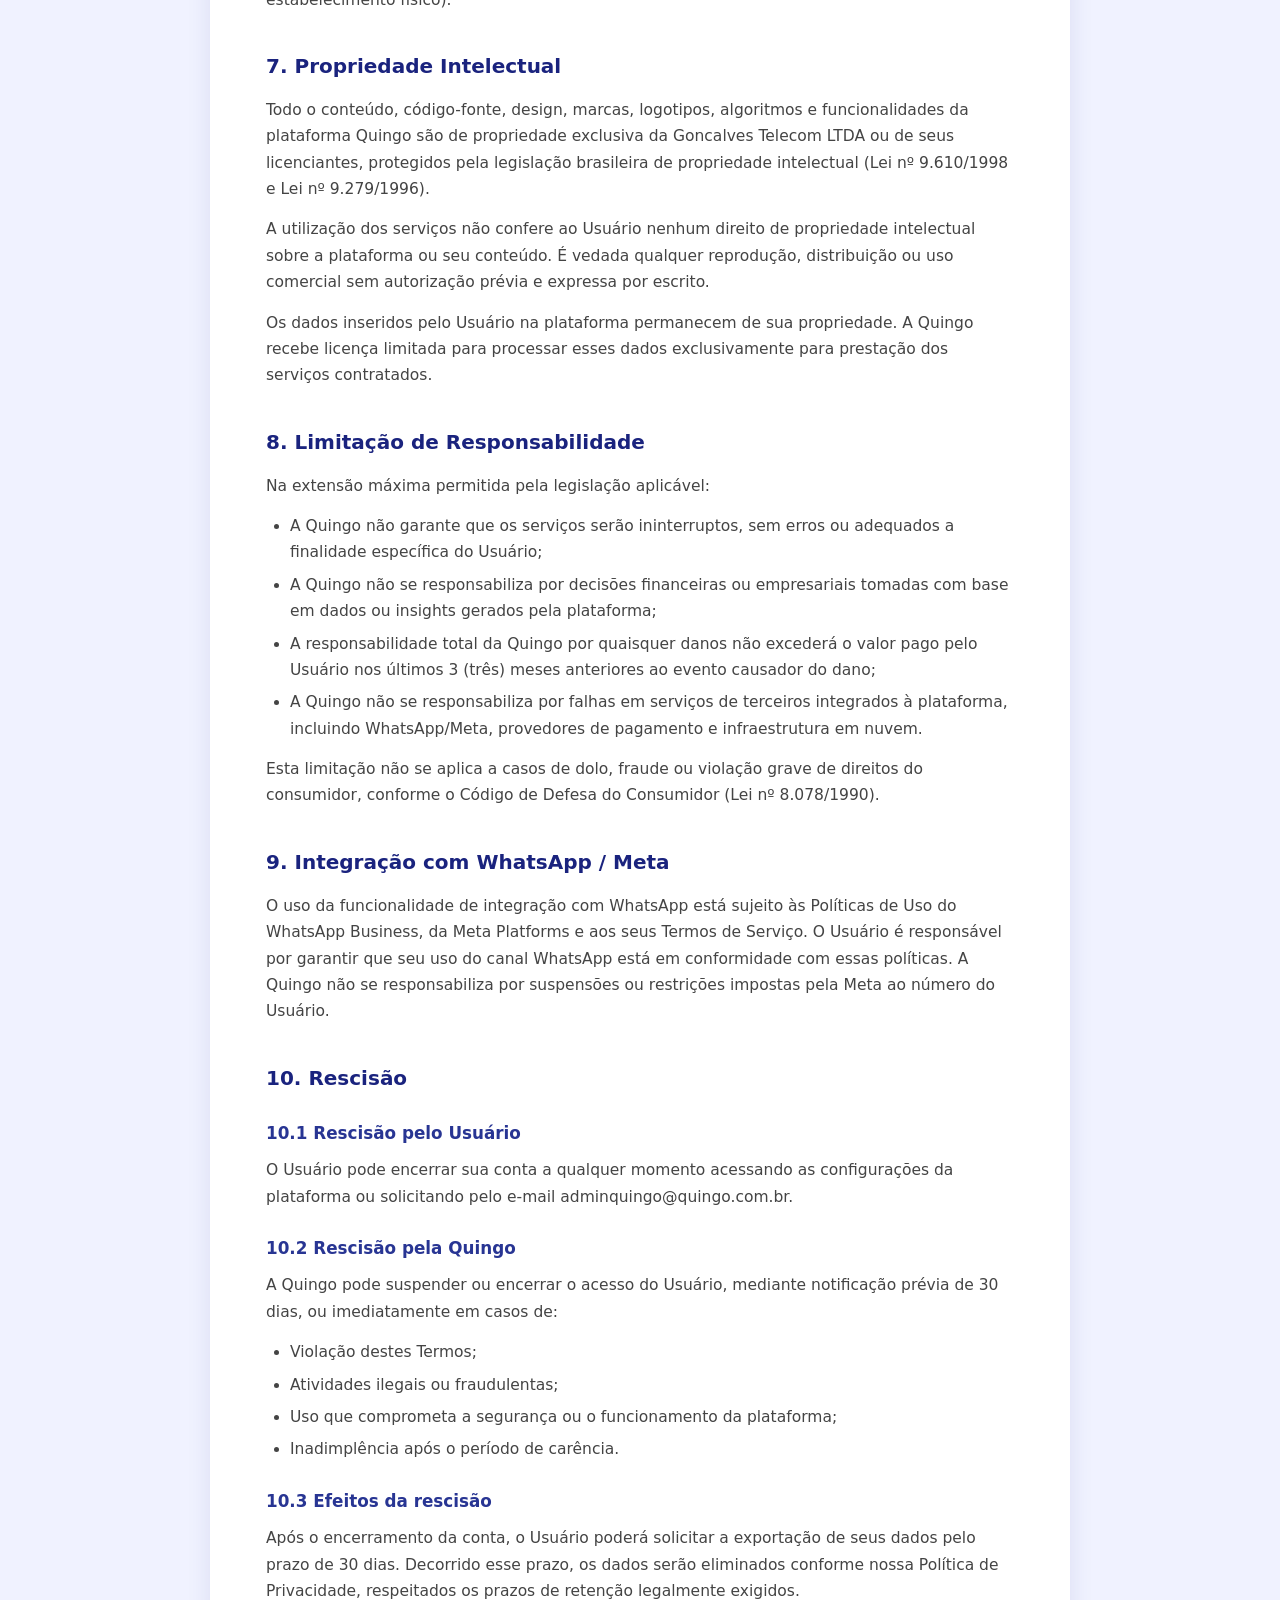
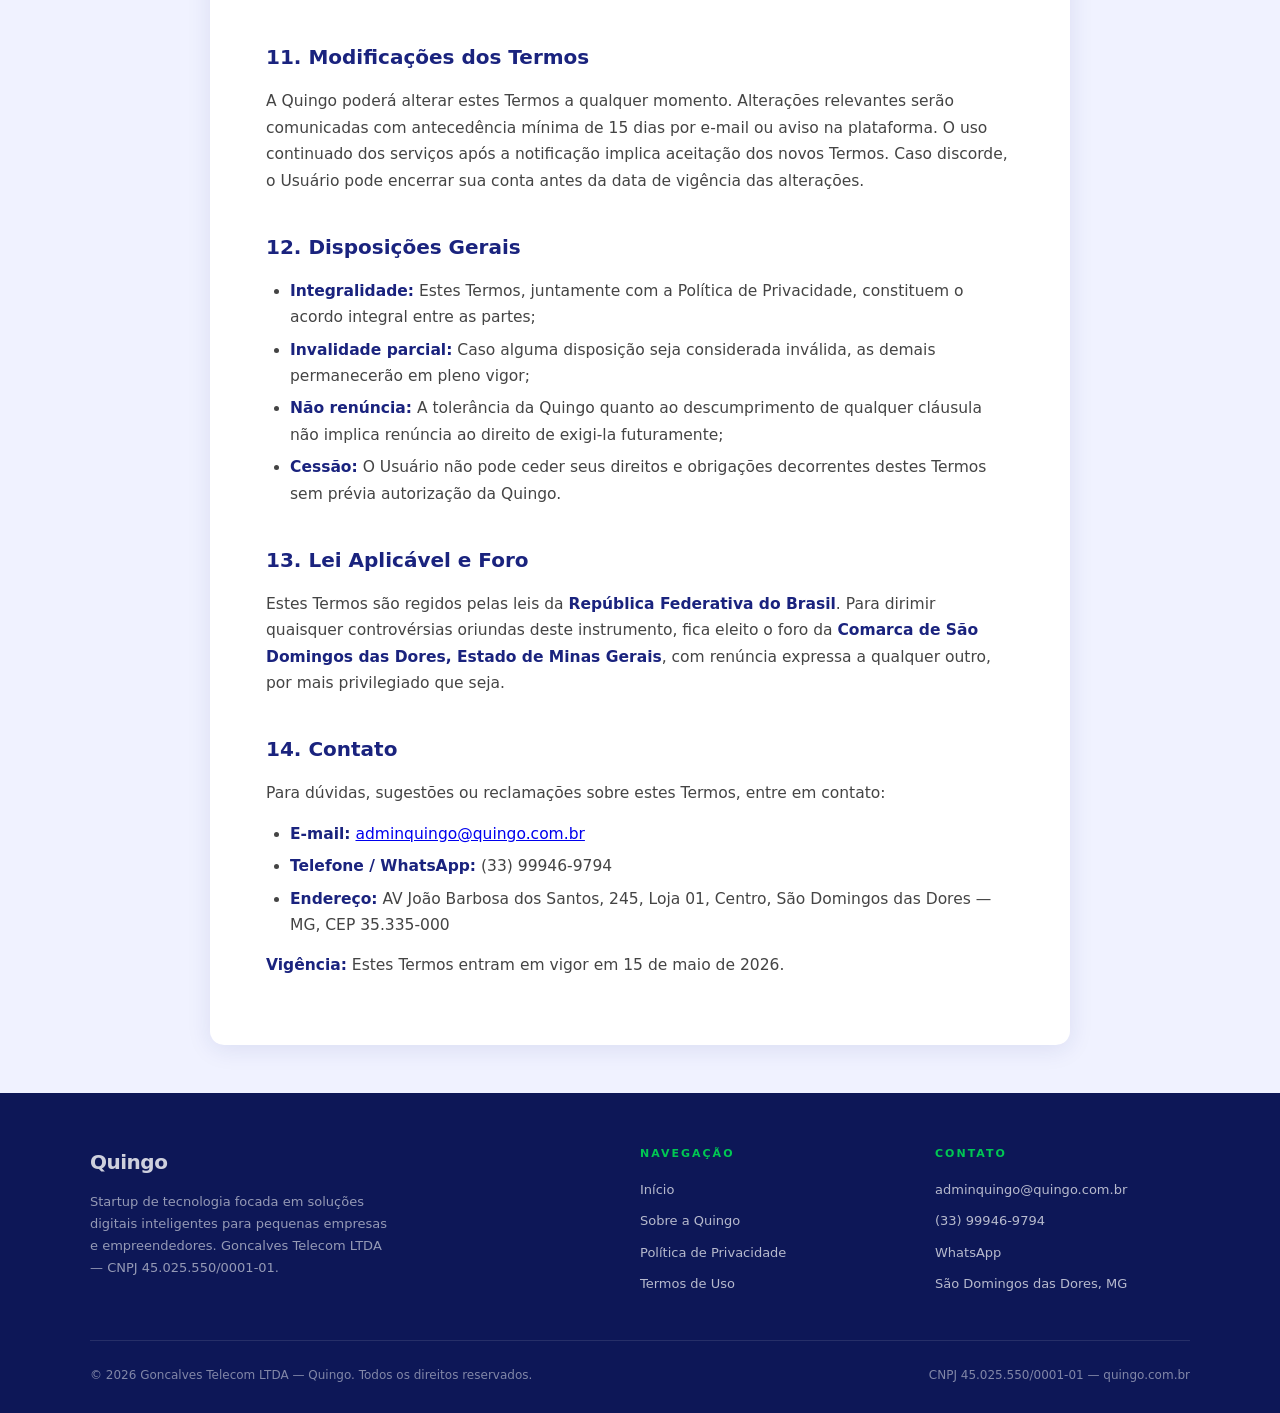
<file: docs/terms.html>
<!DOCTYPE html>
<html lang="pt-BR">
<head>
    <meta charset="UTF-8">
    <meta name="viewport" content="width=device-width, initial-scale=1.0">
    <title>Termos de Uso — Quingo</title>
    <meta name="description" content="Termos de Uso da Quingo (Goncalves Telecom LTDA). Conheça as condições para utilização dos nossos serviços SaaS.">
    <link rel="stylesheet" href="style.css">
    <link rel="icon" href="favicon.ico">
</head>
<body>

<header>
    <div class="header-inner">
        <a class="logo" href="index.html">
            <div class="logo-q">Q</div>
            <div>
                <div class="logo-name">Quingo</div>
                <div class="logo-tagline">Tecnologia que simplifica</div>
            </div>
        </a>
        <nav>
            <a href="index.html">Início</a>
            <a href="sobre.html">Sobre</a>
            <a href="privacy.html">Privacidade</a>
            <a href="terms.html" class="active">Termos</a>
        </nav>
    </div>
</header>

<div style="padding: 0 24px;">
<article class="content-page">
    <h1>Termos de Uso</h1>
    <p class="page-date">Goncalves Telecom LTDA &mdash; Quingo &mdash; Vigência: 15 de maio de 2026</p>

    <p>Estes Termos de Uso ("Termos") regem o acesso e a utilização dos serviços oferecidos pela <strong>Goncalves Telecom LTDA</strong>, inscrita no CNPJ 45.025.550/0001-01, com sede na AV João Barbosa dos Santos, 245, Loja 01, Centro, São Domingos das Dores &mdash; MG, CEP 35.335-000, operando sob o nome fantasia <strong>Quingo</strong> ("Quingo", "nós", "nossos").</p>
    <p>Ao criar uma conta, acessar a plataforma ou utilizar qualquer serviço da Quingo, você ("Usuário") declara ter lido, compreendido e concordado integralmente com estes Termos. Caso não concorde, não utilize nossos serviços.</p>

    <h2>1. Objeto do Contrato</h2>
    <p>Estes Termos regulam o acesso e uso da plataforma Quingo, que compreende:</p>
    <ul>
        <li>Sistema de gestão financeira via SaaS (Software como Serviço);</li>
        <li>Interface conversacional integrada ao WhatsApp Business;</li>
        <li>Funcionalidades de automação inteligente e relatórios;</li>
        <li>Recursos de inteligência artificial para categorização e análise de dados;</li>
        <li>Demais ferramentas e serviços disponibilizados pela Quingo.</li>
    </ul>
    <p>A Quingo se reserva o direito de adicionar, modificar ou descontinuar funcionalidades, sempre com comunicação prévia ao Usuário.</p>

    <h2>2. Cadastro e Conta de Usuário</h2>

    <h3>2.1 Elegibilidade</h3>
    <p>Para utilizar os serviços da Quingo, o Usuário deve:</p>
    <ul>
        <li>Ser pessoa física maior de 18 anos ou pessoa jurídica legalmente constituída no Brasil;</li>
        <li>Possuir capacidade civil plena para celebrar contratos;</li>
        <li>Fornecer informações verdadeiras, completas e atualizadas no cadastro.</li>
    </ul>

    <h3>2.2 Criação e segurança da conta</h3>
    <p>O Usuário é responsável por:</p>
    <ul>
        <li>Manter a confidencialidade de suas credenciais de acesso (login e senha);</li>
        <li>Notificar imediatamente a Quingo em caso de uso não autorizado da conta;</li>
        <li>Todas as atividades realizadas sob sua conta, independente de quem as executou.</li>
    </ul>
    <p>A Quingo não se responsabiliza por perdas decorrentes do uso não autorizado da conta quando o Usuário não tiver reportado o ocorrido tempestivamente.</p>

    <h3>2.3 Número de WhatsApp</h3>
    <p>Para uso da integração com WhatsApp, o Usuário deve ser o titular legítimo do número de telefone cadastrado e autorizar o envio e recebimento de mensagens pela plataforma Quingo via API do WhatsApp Business.</p>

    <h2>3. Responsabilidades do Usuário</h2>
    <p>O Usuário se compromete a:</p>
    <ul>
        <li>Utilizar os serviços de forma lícita, ética e em conformidade com estes Termos e a legislação vigente;</li>
        <li>Fornecer dados financeiros e informações corretas e verídicas na plataforma;</li>
        <li>Não utilizar a plataforma para fins ilegais, fraudulentos ou que prejudiquem terceiros;</li>
        <li>Respeitar os direitos de propriedade intelectual da Quingo e de terceiros;</li>
        <li>Manter seus dados cadastrais atualizados;</li>
        <li>Não tentar acessar sistemas, dados ou funcionalidades não autorizadas;</li>
        <li>Cumprir as Políticas de Uso Aceitável do WhatsApp Business ao utilizar a integração.</li>
    </ul>

    <h2>4. Uso Aceitável</h2>
    <p>É expressamente proibido ao Usuário:</p>
    <ul>
        <li>Utilizar a plataforma para atividades ilegais, incluindo lavagem de dinheiro, evasão fiscal ou financiamento de atividades ilícitas;</li>
        <li>Enviar spam, mensagens em massa não autorizadas ou conteúdo malicioso via WhatsApp;</li>
        <li>Reproduzir, copiar, vender, revender ou explorar comercialmente qualquer parte dos serviços sem autorização expressa por escrito da Quingo;</li>
        <li>Fazer engenharia reversa, descompilar ou tentar extrair o código-fonte da plataforma;</li>
        <li>Sobrecarregar deliberadamente os servidores ou interferir no funcionamento da plataforma;</li>
        <li>Criar contas falsas ou se passar por outra pessoa ou entidade;</li>
        <li>Violar a privacidade de outros usuários ou acessar dados que não lhe pertencem.</li>
    </ul>
    <p>O descumprimento dessas regras pode resultar na suspensão ou encerramento imediato da conta, sem prejuízo de medidas legais cabíveis.</p>

    <h2>5. Responsabilidades da Quingo</h2>
    <p>A Quingo se compromete a:</p>
    <ul>
        <li>Manter a plataforma disponível com razoável continuidade, salvo interrupções para manutenção, atualizações ou eventos fora de seu controle;</li>
        <li>Proteger os dados pessoais do Usuário conforme a LGPD e nossa Política de Privacidade;</li>
        <li>Comunicar com antecedência mínima de 15 dias alterações relevantes nos Termos ou na plataforma;</li>
        <li>Fornecer suporte por e-mail e WhatsApp nos canais divulgados;</li>
        <li>Não vender dados pessoais do Usuário a terceiros.</li>
    </ul>

    <h2>6. Planos, Pagamentos e Cancelamento</h2>

    <h3>6.1 Planos de serviço</h3>
    <p>A Quingo poderá oferecer planos gratuitos e pagos. As condições específicas de cada plano (preços, limites, funcionalidades) serão informadas na plataforma e fazem parte integrante destes Termos.</p>

    <h3>6.2 Faturamento</h3>
    <p>Para planos pagos: o faturamento ocorre conforme o ciclo contratado (mensal ou anual). O Usuário autoriza a cobrança automática no método de pagamento cadastrado. Em caso de inadimplência, os serviços pagos poderão ser suspensos após 5 dias de atraso.</p>

    <h3>6.3 Cancelamento</h3>
    <p>O Usuário pode cancelar sua conta a qualquer momento. O cancelamento durante um ciclo pago não gera reembolso proporcional, salvo nos casos previstos no Código de Defesa do Consumidor (7 dias corridos após a contratação para compras realizadas fora do estabelecimento físico).</p>

    <h2>7. Propriedade Intelectual</h2>
    <p>Todo o conteúdo, código-fonte, design, marcas, logotipos, algoritmos e funcionalidades da plataforma Quingo são de propriedade exclusiva da Goncalves Telecom LTDA ou de seus licenciantes, protegidos pela legislação brasileira de propriedade intelectual (Lei nº 9.610/1998 e Lei nº 9.279/1996).</p>
    <p>A utilização dos serviços não confere ao Usuário nenhum direito de propriedade intelectual sobre a plataforma ou seu conteúdo. É vedada qualquer reprodução, distribuição ou uso comercial sem autorização prévia e expressa por escrito.</p>
    <p>Os dados inseridos pelo Usuário na plataforma permanecem de sua propriedade. A Quingo recebe licença limitada para processar esses dados exclusivamente para prestação dos serviços contratados.</p>

    <h2>8. Limitação de Responsabilidade</h2>
    <p>Na extensão máxima permitida pela legislação aplicável:</p>
    <ul>
        <li>A Quingo não garante que os serviços serão ininterruptos, sem erros ou adequados a finalidade específica do Usuário;</li>
        <li>A Quingo não se responsabiliza por decisões financeiras ou empresariais tomadas com base em dados ou insights gerados pela plataforma;</li>
        <li>A responsabilidade total da Quingo por quaisquer danos não excederá o valor pago pelo Usuário nos últimos 3 (três) meses anteriores ao evento causador do dano;</li>
        <li>A Quingo não se responsabiliza por falhas em serviços de terceiros integrados à plataforma, incluindo WhatsApp/Meta, provedores de pagamento e infraestrutura em nuvem.</li>
    </ul>
    <p>Esta limitação não se aplica a casos de dolo, fraude ou violação grave de direitos do consumidor, conforme o Código de Defesa do Consumidor (Lei nº 8.078/1990).</p>

    <h2>9. Integração com WhatsApp / Meta</h2>
    <p>O uso da funcionalidade de integração com WhatsApp está sujeito às Políticas de Uso do WhatsApp Business, da Meta Platforms e aos seus Termos de Serviço. O Usuário é responsável por garantir que seu uso do canal WhatsApp está em conformidade com essas políticas. A Quingo não se responsabiliza por suspensões ou restrições impostas pela Meta ao número do Usuário.</p>

    <h2>10. Rescisão</h2>

    <h3>10.1 Rescisão pelo Usuário</h3>
    <p>O Usuário pode encerrar sua conta a qualquer momento acessando as configurações da plataforma ou solicitando pelo e-mail adminquingo@quingo.com.br.</p>

    <h3>10.2 Rescisão pela Quingo</h3>
    <p>A Quingo pode suspender ou encerrar o acesso do Usuário, mediante notificação prévia de 30 dias, ou imediatamente em casos de:</p>
    <ul>
        <li>Violação destes Termos;</li>
        <li>Atividades ilegais ou fraudulentas;</li>
        <li>Uso que comprometa a segurança ou o funcionamento da plataforma;</li>
        <li>Inadimplência após o período de carência.</li>
    </ul>

    <h3>10.3 Efeitos da rescisão</h3>
    <p>Após o encerramento da conta, o Usuário poderá solicitar a exportação de seus dados pelo prazo de 30 dias. Decorrido esse prazo, os dados serão eliminados conforme nossa Política de Privacidade, respeitados os prazos de retenção legalmente exigidos.</p>

    <h2>11. Modificações dos Termos</h2>
    <p>A Quingo poderá alterar estes Termos a qualquer momento. Alterações relevantes serão comunicadas com antecedência mínima de 15 dias por e-mail ou aviso na plataforma. O uso continuado dos serviços após a notificação implica aceitação dos novos Termos. Caso discorde, o Usuário pode encerrar sua conta antes da data de vigência das alterações.</p>

    <h2>12. Disposições Gerais</h2>
    <ul>
        <li><strong>Integralidade:</strong> Estes Termos, juntamente com a Política de Privacidade, constituem o acordo integral entre as partes;</li>
        <li><strong>Invalidade parcial:</strong> Caso alguma disposição seja considerada inválida, as demais permanecerão em pleno vigor;</li>
        <li><strong>Não renúncia:</strong> A tolerância da Quingo quanto ao descumprimento de qualquer cláusula não implica renúncia ao direito de exigi-la futuramente;</li>
        <li><strong>Cessão:</strong> O Usuário não pode ceder seus direitos e obrigações decorrentes destes Termos sem prévia autorização da Quingo.</li>
    </ul>

    <h2>13. Lei Aplicável e Foro</h2>
    <p>Estes Termos são regidos pelas leis da <strong>República Federativa do Brasil</strong>. Para dirimir quaisquer controvérsias oriundas deste instrumento, fica eleito o foro da <strong>Comarca de São Domingos das Dores, Estado de Minas Gerais</strong>, com renúncia expressa a qualquer outro, por mais privilegiado que seja.</p>

    <h2>14. Contato</h2>
    <p>Para dúvidas, sugestões ou reclamações sobre estes Termos, entre em contato:</p>
    <ul>
        <li><strong>E-mail:</strong> <a href="mailto:adminquingo@quingo.com.br">adminquingo@quingo.com.br</a></li>
        <li><strong>Telefone / WhatsApp:</strong> (33) 99946-9794</li>
        <li><strong>Endereço:</strong> AV João Barbosa dos Santos, 245, Loja 01, Centro, São Domingos das Dores &mdash; MG, CEP 35.335-000</li>
    </ul>

    <p><strong>Vigência:</strong> Estes Termos entram em vigor em 15 de maio de 2026.</p>
</article>
</div>

<a class="whatsapp-float" href="https://wa.me/5533999469497" aria-label="Fale pelo WhatsApp">&#128172;</a>

<footer>
    <div class="footer-inner">
        <div class="footer-top">
            <div class="footer-brand">
                <span class="logo-name">Quingo</span>
                <p>Startup de tecnologia focada em soluções digitais inteligentes para pequenas empresas e empreendedores. Goncalves Telecom LTDA &mdash; CNPJ 45.025.550/0001-01.</p>
            </div>
            <div class="footer-col">
                <h4>Navegação</h4>
                <a href="index.html">Início</a>
                <a href="sobre.html">Sobre a Quingo</a>
                <a href="privacy.html">Política de Privacidade</a>
                <a href="terms.html">Termos de Uso</a>
            </div>
            <div class="footer-col">
                <h4>Contato</h4>
                <a href="mailto:adminquingo@quingo.com.br">adminquingo@quingo.com.br</a>
                <a href="tel:+5533999469497">(33) 99946-9794</a>
                <a href="https://wa.me/5533999469497">WhatsApp</a>
                <p>São Domingos das Dores, MG</p>
            </div>
        </div>
        <div class="footer-bottom">
            <span>&copy; 2026 Goncalves Telecom LTDA &mdash; Quingo. Todos os direitos reservados.</span>
            <span>CNPJ 45.025.550/0001-01 &mdash; quingo.com.br</span>
        </div>
    </div>
</footer>

</body>
</html>
</file>
<file: docs/style.css>
:root {
    --primary: #1a237e;
    --primary-light: #283593;
    --primary-dark: #0d1757;
    --accent: #00c853;
    --accent-dark: #00a040;
    --text-dark: #1a1a2e;
    --text-muted: #5c6bc0;
    --bg: #f0f2ff;
    --white: #ffffff;
    --card-shadow: 0 4px 24px rgba(26,35,126,0.10);
    --radius: 14px;
}

*, *::before, *::after {
    box-sizing: border-box;
    margin: 0;
    padding: 0;
}

html {
    scroll-behavior: smooth;
}

body {
    font-family: 'Segoe UI', system-ui, -apple-system, sans-serif;
    background: var(--bg);
    color: var(--text-dark);
    line-height: 1.7;
}

/* ── Header ── */
header {
    background: var(--primary);
    color: var(--white);
    padding: 0 40px;
    position: sticky;
    top: 0;
    z-index: 100;
    box-shadow: 0 2px 16px rgba(0,0,0,0.18);
}

.header-inner {
    max-width: 1100px;
    margin: 0 auto;
    display: flex;
    align-items: center;
    justify-content: space-between;
    height: 68px;
}

/* ── Logo ── */
.logo {
    display: flex;
    align-items: center;
    gap: 10px;
    text-decoration: none;
    color: var(--white);
}

.logo-q {
    width: 40px;
    height: 40px;
    background: var(--accent);
    border-radius: 10px;
    display: flex;
    align-items: center;
    justify-content: center;
    font-size: 22px;
    font-weight: 900;
    color: var(--white);
    letter-spacing: -1px;
    box-shadow: 0 2px 8px rgba(0,200,83,0.4);
    flex-shrink: 0;
}

.logo-name {
    font-size: 24px;
    font-weight: 800;
    letter-spacing: -0.5px;
}

.logo-tagline {
    font-size: 11px;
    opacity: 0.75;
    font-weight: 400;
    letter-spacing: 0.5px;
    margin-top: -4px;
}

/* ── Nav ── */
nav {
    display: flex;
    gap: 6px;
}

nav a {
    color: rgba(255,255,255,0.85);
    text-decoration: none;
    font-weight: 500;
    font-size: 14px;
    padding: 8px 14px;
    border-radius: 8px;
    transition: background 0.2s, color 0.2s;
}

nav a:hover, nav a.active {
    background: rgba(255,255,255,0.13);
    color: var(--white);
}

/* ── Hero Banner ── */
.hero {
    background: linear-gradient(135deg, var(--primary-dark) 0%, var(--primary) 55%, #1565c0 100%);
    color: var(--white);
    text-align: center;
    padding: 80px 24px 90px;
    position: relative;
    overflow: hidden;
}

.hero::before {
    content: '';
    position: absolute;
    inset: 0;
    background: url("data:image/svg+xml,%3Csvg width='60' height='60' viewBox='0 0 60 60' xmlns='http://www.w3.org/2000/svg'%3E%3Cg fill='none' fill-rule='evenodd'%3E%3Cg fill='%23ffffff' fill-opacity='0.03'%3E%3Cpath d='M36 34v-4h-2v4h-4v2h4v4h2v-4h4v-2h-4zm0-30V0h-2v4h-4v2h4v4h2V6h4V4h-4zM6 34v-4H4v4H0v2h4v4h2v-4h4v-2H6zM6 4V0H4v4H0v2h4v4h2V6h4V4H6z'/%3E%3C/g%3E%3C/g%3E%3C/svg%3E");
}

.hero-badge {
    display: inline-block;
    background: rgba(0,200,83,0.2);
    color: var(--accent);
    border: 1px solid rgba(0,200,83,0.35);
    border-radius: 20px;
    padding: 4px 16px;
    font-size: 13px;
    font-weight: 600;
    letter-spacing: 0.5px;
    margin-bottom: 20px;
}

.hero h1 {
    font-size: clamp(2rem, 5vw, 3.4rem);
    font-weight: 900;
    letter-spacing: -1px;
    line-height: 1.15;
    margin-bottom: 18px;
    position: relative;
}

.hero h1 span {
    color: var(--accent);
}

.hero p {
    font-size: 1.15rem;
    opacity: 0.88;
    max-width: 560px;
    margin: 0 auto 36px;
    position: relative;
}

.btn {
    display: inline-block;
    padding: 14px 34px;
    border-radius: 10px;
    font-weight: 700;
    font-size: 15px;
    text-decoration: none;
    transition: transform 0.18s, box-shadow 0.18s, opacity 0.18s;
    cursor: pointer;
    border: none;
}

.btn-primary {
    background: var(--accent);
    color: var(--white);
    box-shadow: 0 4px 16px rgba(0,200,83,0.35);
}

.btn-primary:hover {
    transform: translateY(-2px);
    box-shadow: 0 8px 24px rgba(0,200,83,0.45);
}

.btn-outline {
    background: transparent;
    color: var(--white);
    border: 2px solid rgba(255,255,255,0.5);
    margin-left: 12px;
}

.btn-outline:hover {
    background: rgba(255,255,255,0.1);
    border-color: var(--white);
}

/* ── Sections ── */
section {
    padding: 72px 24px;
}

.section-inner {
    max-width: 1100px;
    margin: 0 auto;
}

.section-label {
    text-align: center;
    font-size: 12px;
    font-weight: 700;
    letter-spacing: 2px;
    text-transform: uppercase;
    color: var(--accent-dark);
    margin-bottom: 10px;
}

.section-title {
    text-align: center;
    font-size: clamp(1.6rem, 3.5vw, 2.2rem);
    font-weight: 800;
    color: var(--primary);
    margin-bottom: 14px;
    letter-spacing: -0.5px;
}

.section-sub {
    text-align: center;
    color: #555;
    max-width: 560px;
    margin: 0 auto 52px;
    font-size: 1.02rem;
}

/* ── Cards de Serviços ── */
.cards {
    display: grid;
    grid-template-columns: repeat(auto-fit, minmax(240px, 1fr));
    gap: 24px;
}

.card {
    background: var(--white);
    border-radius: var(--radius);
    padding: 32px 28px;
    box-shadow: var(--card-shadow);
    border: 1px solid rgba(26,35,126,0.07);
    transition: transform 0.22s, box-shadow 0.22s;
    position: relative;
    overflow: hidden;
}

.card::before {
    content: '';
    position: absolute;
    top: 0;
    left: 0;
    right: 0;
    height: 3px;
    background: linear-gradient(90deg, var(--primary), var(--accent));
    border-radius: var(--radius) var(--radius) 0 0;
}

.card:hover {
    transform: translateY(-6px);
    box-shadow: 0 12px 40px rgba(26,35,126,0.16);
}

.card-icon {
    width: 52px;
    height: 52px;
    background: linear-gradient(135deg, var(--primary) 0%, var(--primary-light) 100%);
    border-radius: 12px;
    display: flex;
    align-items: center;
    justify-content: center;
    font-size: 24px;
    margin-bottom: 20px;
    box-shadow: 0 4px 12px rgba(26,35,126,0.2);
}

.card h3 {
    font-size: 1.12rem;
    font-weight: 700;
    color: var(--primary);
    margin-bottom: 10px;
}

.card p {
    color: #666;
    font-size: 0.95rem;
    line-height: 1.6;
}

/* ── Company Info ── */
.info-section {
    background: var(--white);
}

.info-grid {
    display: grid;
    grid-template-columns: repeat(auto-fit, minmax(280px, 1fr));
    gap: 28px;
}

.info-box {
    background: var(--bg);
    border-radius: var(--radius);
    padding: 28px;
    border: 1px solid rgba(26,35,126,0.08);
}

.info-box h3 {
    font-size: 0.85rem;
    font-weight: 700;
    letter-spacing: 1.5px;
    text-transform: uppercase;
    color: var(--primary);
    margin-bottom: 16px;
    display: flex;
    align-items: center;
    gap: 8px;
}

.info-box p, .info-box a {
    color: var(--text-dark);
    font-size: 0.97rem;
    line-height: 1.9;
    text-decoration: none;
}

.info-box a:hover {
    color: var(--accent-dark);
    text-decoration: underline;
}

/* ── Content page (sobre, privacy, terms) ── */
.content-page {
    max-width: 860px;
    margin: 48px auto;
    background: var(--white);
    border-radius: var(--radius);
    padding: 52px 56px;
    box-shadow: var(--card-shadow);
    animation: fadeIn 0.5s ease;
}

.content-page h1 {
    font-size: 2rem;
    font-weight: 800;
    color: var(--primary);
    margin-bottom: 8px;
    letter-spacing: -0.5px;
}

.content-page .page-date {
    font-size: 13px;
    color: #888;
    margin-bottom: 36px;
    padding-bottom: 20px;
    border-bottom: 2px solid var(--bg);
}

.content-page h2 {
    font-size: 1.25rem;
    font-weight: 700;
    color: var(--primary);
    margin: 36px 0 14px;
}

.content-page h3 {
    font-size: 1.05rem;
    font-weight: 600;
    color: var(--primary-light);
    margin: 24px 0 10px;
}

.content-page p {
    color: #444;
    margin-bottom: 14px;
    font-size: 0.97rem;
}

.content-page ul, .content-page ol {
    color: #444;
    padding-left: 24px;
    margin-bottom: 14px;
}

.content-page li {
    margin-bottom: 6px;
    font-size: 0.97rem;
}

.content-page strong {
    color: var(--primary);
}

/* Valores / Mission cards on sobre */
.pillars {
    display: grid;
    grid-template-columns: repeat(auto-fit, minmax(200px, 1fr));
    gap: 18px;
    margin: 20px 0 32px;
}

.pillar {
    background: var(--bg);
    border-radius: 10px;
    padding: 20px 18px;
    border-left: 4px solid var(--accent);
}

.pillar .pillar-icon {
    font-size: 22px;
    margin-bottom: 8px;
}

.pillar h4 {
    font-size: 0.95rem;
    font-weight: 700;
    color: var(--primary);
    margin-bottom: 6px;
}

.pillar p {
    font-size: 0.88rem;
    color: #555;
    margin: 0;
}

/* ── WhatsApp Float ── */
.whatsapp-float {
    position: fixed;
    width: 58px;
    height: 58px;
    bottom: 28px;
    right: 28px;
    background: #25d366;
    color: var(--white);
    border-radius: 50%;
    text-align: center;
    font-size: 28px;
    box-shadow: 0 4px 16px rgba(37,211,102,0.45);
    z-index: 200;
    display: flex;
    justify-content: center;
    align-items: center;
    text-decoration: none;
    animation: popIn 0.5s cubic-bezier(.34,1.56,.64,1) both;
    transition: transform 0.2s;
}

.whatsapp-float:hover {
    transform: scale(1.1);
}

/* ── Footer ── */
footer {
    background: var(--primary-dark);
    color: rgba(255,255,255,0.8);
    padding: 52px 24px 28px;
}

.footer-inner {
    max-width: 1100px;
    margin: 0 auto;
}

.footer-top {
    display: grid;
    grid-template-columns: 2fr 1fr 1fr;
    gap: 40px;
    padding-bottom: 36px;
    border-bottom: 1px solid rgba(255,255,255,0.1);
}

.footer-brand .logo-name {
    font-size: 20px;
    margin-bottom: 12px;
    display: block;
}

.footer-brand p {
    font-size: 13px;
    opacity: 0.7;
    line-height: 1.7;
    max-width: 300px;
}

.footer-col h4 {
    font-size: 11px;
    font-weight: 700;
    letter-spacing: 2px;
    text-transform: uppercase;
    color: var(--accent);
    margin-bottom: 16px;
}

.footer-col a, .footer-col p {
    display: block;
    color: rgba(255,255,255,0.7);
    text-decoration: none;
    font-size: 13px;
    margin-bottom: 9px;
    transition: color 0.2s;
}

.footer-col a:hover {
    color: var(--accent);
}

.footer-bottom {
    display: flex;
    align-items: center;
    justify-content: space-between;
    padding-top: 24px;
    font-size: 12px;
    opacity: 0.6;
    flex-wrap: wrap;
    gap: 8px;
}

/* ── Animations ── */
@keyframes fadeIn {
    from { opacity: 0; transform: translateY(16px); }
    to { opacity: 1; transform: translateY(0); }
}

@keyframes popIn {
    from { opacity: 0; transform: scale(0.4); }
    to { opacity: 1; transform: scale(1); }
}

/* ── Mobile ── */
@media (max-width: 768px) {
    header { padding: 0 20px; }
    .header-inner { height: 60px; }
    .logo-tagline { display: none; }
    nav a { padding: 7px 10px; font-size: 13px; }

    .hero { padding: 56px 20px 64px; }
    .btn-outline { display: none; }

    section { padding: 52px 20px; }

    .content-page { padding: 32px 24px; margin: 24px 16px; }

    .footer-top { grid-template-columns: 1fr; gap: 28px; }
    .footer-bottom { flex-direction: column; text-align: center; }
}

@media (max-width: 480px) {
    nav { gap: 2px; }
    nav a { padding: 6px 8px; font-size: 12px; }
    .logo-name { font-size: 20px; }
}

/* ── Dark mode ── */
@media (prefers-color-scheme: dark) {
    :root { --bg: #0e1028; }
    body { background: var(--bg); color: #e0e4ff; }
    .card, .info-section { background: #161a3a; }
    .info-box { background: #1a1f42; border-color: rgba(255,255,255,0.07); }
    .card { background: #161a3a; border-color: rgba(255,255,255,0.07); }
    .content-page { background: #161a3a; color: #e0e4ff; }
    .content-page p, .content-page li { color: #bdc3e8; }
    .pillar { background: #1a1f42; }
    section.info-section { background: #161a3a; }
}
</file>
<file: docs/hermes/styles.css>
/* ── Variables ─────────────────────────────────────────────── */
:root {
  --primary:       #1a237e;
  --primary-light: #283593;
  --primary-dark:  #0d1757;
  --green:         #00c853;
  --green-dark:    #00a040;
  --green-light:   #69f0ae;
  --yellow:        #ffd600;
  --text:          #212121;
  --text-muted:    #616161;
  --bg:            #fafafa;
  --white:         #ffffff;
  --wa-green:      #128c7e;
  --radius-sm:     10px;
  --radius:        16px;
  --radius-lg:     24px;
  --shadow:        0 4px 24px rgba(26,35,126,.10);
  --shadow-lg:     0 16px 48px rgba(26,35,126,.18);
}

/* ── Reset ─────────────────────────────────────────────────── */
*, *::before, *::after { box-sizing: border-box; margin: 0; padding: 0; }

html { scroll-behavior: smooth; }

body {
  font-family: 'Inter', system-ui, -apple-system, sans-serif;
  background: var(--bg);
  color: var(--text);
  line-height: 1.6;
  -webkit-font-smoothing: antialiased;
}

a { color: inherit; }
strong { font-weight: 700; }

/* ── Utilities ─────────────────────────────────────────────── */
.text-center { text-align: center; }
.accent { color: var(--green); }

/* ── Navbar ────────────────────────────────────────────────── */
.navbar {
  position: fixed;
  top: 0; left: 0; right: 0;
  z-index: 1000;
  background: rgba(26,35,126,.96);
  backdrop-filter: blur(14px);
  -webkit-backdrop-filter: blur(14px);
  border-bottom: 1px solid rgba(255,255,255,.07);
  transition: background .3s, box-shadow .3s;
}

.navbar.scrolled {
  background: rgba(13,23,87,.98);
  box-shadow: 0 2px 24px rgba(0,0,0,.28);
}

.nav-inner {
  max-width: 1140px;
  margin: 0 auto;
  padding: 0 24px;
  height: 66px;
  display: flex;
  align-items: center;
  gap: 28px;
  position: relative;
}

/* Logo */
.nav-logo {
  display: flex;
  align-items: center;
  gap: 10px;
  text-decoration: none;
  color: #fff;
  flex-shrink: 0;
}

.nav-logo-icon {
  width: 38px; height: 38px;
  background: linear-gradient(135deg, var(--green) 0%, #00e676 100%);
  border-radius: 10px;
  display: flex;
  align-items: center;
  justify-content: center;
  font-size: 20px;
  font-weight: 900;
  color: #fff;
  box-shadow: 0 2px 12px rgba(0,200,83,.4);
  flex-shrink: 0;
}

.nav-logo-name {
  display: block;
  font-size: 18px;
  font-weight: 800;
  letter-spacing: -.3px;
  line-height: 1.1;
}

.nav-logo-by {
  display: block;
  font-size: 10px;
  opacity: .6;
  font-weight: 500;
  letter-spacing: .5px;
}

/* Nav links */
.nav-links {
  display: flex;
  gap: 2px;
  flex: 1;
}

.nav-links a {
  color: rgba(255,255,255,.8);
  text-decoration: none;
  font-size: 14px;
  font-weight: 500;
  padding: 8px 14px;
  border-radius: 8px;
  transition: background .2s, color .2s;
}

.nav-links a:hover { background: rgba(255,255,255,.1); color: #fff; }

/* Mobile toggle */
.nav-toggle {
  display: none;
  background: none;
  border: none;
  color: #fff;
  font-size: 22px;
  cursor: pointer;
  padding: 8px;
  margin-left: auto;
  line-height: 1;
}

/* Mobile nav open */
@media (max-width: 768px) {
  .nav-links {
    display: none;
    flex-direction: column;
    position: absolute;
    top: 66px; left: 0; right: 0;
    background: rgba(13,23,87,.98);
    padding: 12px 20px 20px;
    gap: 4px;
    backdrop-filter: blur(12px);
    border-bottom: 1px solid rgba(255,255,255,.08);
  }

  .navbar.nav-open .nav-links { display: flex; }
  .nav-toggle { display: block; }
  .nav-inner > .btn-sm { display: none; }
}

/* ── Buttons ────────────────────────────────────────────────── */
.btn {
  display: inline-flex;
  align-items: center;
  justify-content: center;
  gap: 8px;
  padding: 12px 24px;
  border-radius: var(--radius-sm);
  font-family: 'Inter', system-ui, sans-serif;
  font-weight: 700;
  font-size: 14px;
  text-decoration: none;
  cursor: pointer;
  border: 2px solid transparent;
  transition: all .22s ease;
  white-space: nowrap;
  line-height: 1;
}

.btn-sm  { padding: 9px 20px; font-size: 13px; }
.btn-lg  { padding: 16px 32px; font-size: 16px; }
.btn-full { width: 100%; }

.btn-primary {
  background: var(--green);
  color: #fff;
  border-color: var(--green);
  box-shadow: 0 4px 16px rgba(0,200,83,.3);
}
.btn-primary:hover {
  background: var(--green-dark);
  border-color: var(--green-dark);
  transform: translateY(-2px);
  box-shadow: 0 8px 24px rgba(0,200,83,.4);
}

.btn-ghost {
  background: rgba(255,255,255,.1);
  color: #fff;
  border-color: rgba(255,255,255,.3);
}
.btn-ghost:hover {
  background: rgba(255,255,255,.2);
  border-color: rgba(255,255,255,.6);
  transform: translateY(-2px);
}

.btn-outline {
  background: transparent;
  color: var(--primary);
  border-color: var(--primary);
}
.btn-outline:hover {
  background: var(--primary);
  color: #fff;
  transform: translateY(-2px);
}

.btn-whatsapp {
  background: #25d366;
  color: #fff;
  border-color: #25d366;
  box-shadow: 0 4px 16px rgba(37,211,102,.3);
}
.btn-whatsapp:hover {
  background: #1da851;
  border-color: #1da851;
  transform: translateY(-2px);
  box-shadow: 0 8px 24px rgba(37,211,102,.4);
}

/* ── Hero ───────────────────────────────────────────────────── */
.hero {
  min-height: 100vh;
  background: linear-gradient(135deg, var(--primary-dark) 0%, var(--primary) 55%, #1565c0 100%);
  position: relative;
  overflow: hidden;
  display: flex;
  align-items: center;
  padding-top: 66px;
}

.hero::before {
  content: '';
  position: absolute;
  inset: 0;
  background-image:
    radial-gradient(circle at 15% 50%, rgba(0,200,83,.18) 0%, transparent 55%),
    radial-gradient(circle at 85% 20%, rgba(100,130,255,.15) 0%, transparent 50%),
    url("data:image/svg+xml,%3Csvg width='60' height='60' viewBox='0 0 60 60' xmlns='http://www.w3.org/2000/svg'%3E%3Cg fill='%23ffffff' fill-opacity='0.025'%3E%3Cpath d='M36 34v-4h-2v4h-4v2h4v4h2v-4h4v-2h-4zm0-30V0h-2v4h-4v2h4v4h2V6h4V4h-4zM6 34v-4H4v4H0v2h4v4h2v-4h4v-2H6zM6 4V0H4v4H0v2h4v4h2V6h4V4H6z'/%3E%3C/g%3E%3C/svg%3E");
  pointer-events: none;
}

.hero-inner {
  max-width: 1140px;
  margin: 0 auto;
  padding: 88px 24px 120px;
  display: grid;
  grid-template-columns: 1fr 1fr;
  gap: 64px;
  align-items: center;
  position: relative;
  z-index: 1;
  width: 100%;
}

/* Hero content */
.hero-badge {
  display: inline-flex;
  align-items: center;
  gap: 8px;
  background: rgba(0,200,83,.15);
  color: var(--green-light);
  border: 1px solid rgba(0,200,83,.3);
  border-radius: 100px;
  padding: 6px 16px;
  font-size: 13px;
  font-weight: 600;
  margin-bottom: 28px;
  letter-spacing: .3px;
}

.hero h1 {
  font-size: clamp(2.4rem, 5vw, 3.9rem);
  font-weight: 900;
  color: #fff;
  line-height: 1.05;
  letter-spacing: -2px;
  margin-bottom: 24px;
}

.hero-sub {
  font-size: 1.1rem;
  color: rgba(255,255,255,.8);
  line-height: 1.7;
  margin-bottom: 36px;
  max-width: 460px;
}

.hero-ctas {
  display: flex;
  gap: 14px;
  flex-wrap: wrap;
  margin-bottom: 48px;
}

.hero-stats {
  display: inline-flex;
  align-items: center;
  gap: 20px;
  padding: 18px 24px;
  background: rgba(255,255,255,.07);
  border-radius: var(--radius);
  border: 1px solid rgba(255,255,255,.12);
  backdrop-filter: blur(10px);
}

.stat { display: flex; flex-direction: column; align-items: center; }
.stat strong { font-size: 1.4rem; font-weight: 800; color: var(--green); line-height: 1; }
.stat span   { font-size: 11px; color: rgba(255,255,255,.6); margin-top: 2px; font-weight: 500; }

.stat-div { width: 1px; height: 32px; background: rgba(255,255,255,.15); }

/* ── Phone mockup ───────────────────────────────────────────── */
.hero-visual {
  display: flex;
  justify-content: center;
  align-items: center;
}

.phone-frame {
  width: 300px;
  background: #1a1a2e;
  border-radius: 40px;
  padding: 18px;
  box-shadow:
    0 0 0 8px #0d1757,
    0 0 0 9px rgba(255,255,255,.06),
    0 48px 96px rgba(0,0,0,.55);
  animation: float 5s ease-in-out infinite;
  position: relative;
}

.phone-notch {
  width: 80px;
  height: 5px;
  background: rgba(255,255,255,.12);
  border-radius: 4px;
  margin: 0 auto 14px;
}

.phone-screen {
  background: #ece5dd;
  border-radius: 26px;
  overflow: hidden;
}

/* WhatsApp header */
.wa-header {
  background: var(--wa-green);
  padding: 12px 14px;
  display: flex;
  align-items: center;
  gap: 10px;
}

.wa-avatar {
  width: 36px; height: 36px;
  background: var(--green);
  border-radius: 50%;
  display: flex;
  align-items: center;
  justify-content: center;
  font-size: 16px;
  font-weight: 900;
  color: #fff;
  flex-shrink: 0;
}

.wa-info .wa-name   { font-size: 14px; font-weight: 700; color: #fff; line-height: 1.2; }
.wa-info .wa-status { font-size: 11px; color: rgba(255,255,255,.7); }

/* Chat bubbles */
.wa-chat {
  padding: 10px 10px 14px;
  display: flex;
  flex-direction: column;
  gap: 7px;
  min-height: 330px;
  background: #ece5dd url("data:image/svg+xml,%3Csvg width='300' height='300' xmlns='http://www.w3.org/2000/svg'%3E%3Ctext x='30' y='150' font-size='180' opacity='0.03'%3E💬%3C/text%3E%3C/svg%3E");
}

.bubble {
  max-width: 86%;
  padding: 8px 12px;
  border-radius: 8px;
  font-size: 12px;
  line-height: 1.55;
  font-family: system-ui, sans-serif;
  box-shadow: 0 1px 2px rgba(0,0,0,.1);
  word-break: break-word;
}

.bubble-out {
  background: #dcf8c6;
  color: #212121;
  align-self: flex-end;
  border-radius: 8px 8px 0 8px;
}

.bubble-in {
  background: #fff;
  color: #212121;
  align-self: flex-start;
  border-radius: 8px 8px 8px 0;
}

/* Typing indicator */
.wa-typing {
  align-self: flex-start;
  background: #fff;
  padding: 10px 14px;
  border-radius: 8px 8px 8px 0;
  display: flex;
  gap: 4px;
  align-items: center;
  box-shadow: 0 1px 2px rgba(0,0,0,.1);
  margin-top: 2px;
}

.wa-typing span {
  width: 6px; height: 6px;
  background: #b0bec5;
  border-radius: 50%;
  animation: typing-dot 1.3s infinite;
}
.wa-typing span:nth-child(2) { animation-delay: .2s; }
.wa-typing span:nth-child(3) { animation-delay: .4s; }

@keyframes typing-dot {
  0%, 100% { transform: translateY(0);  opacity: .5; }
  50%       { transform: translateY(-5px); opacity: 1; }
}

@keyframes float {
  0%, 100% { transform: translateY(0) rotate(-1deg);  }
  50%       { transform: translateY(-14px) rotate(1deg); }
}

/* ── Hero wave ──────────────────────────────────────────────── */
.hero-wave {
  position: absolute;
  bottom: -1px; left: 0; right: 0;
  line-height: 0;
  pointer-events: none;
}
.hero-wave svg { width: 100%; display: block; }

/* ── Sections ───────────────────────────────────────────────── */
.section { padding: 96px 24px; }

.section-inner {
  max-width: 1140px;
  margin: 0 auto;
}

.section-label {
  text-align: center;
  font-size: 11px;
  font-weight: 700;
  letter-spacing: 3px;
  text-transform: uppercase;
  color: var(--green-dark);
  margin-bottom: 12px;
}

.section-title {
  text-align: center;
  font-size: clamp(1.8rem, 3.5vw, 2.6rem);
  font-weight: 900;
  color: var(--primary);
  margin-bottom: 16px;
  letter-spacing: -1px;
  line-height: 1.1;
}

.section-sub {
  text-align: center;
  color: var(--text-muted);
  max-width: 560px;
  margin: 0 auto 64px;
  font-size: 1.05rem;
  line-height: 1.7;
}

/* ── How it works – steps ───────────────────────────────────── */
.steps {
  display: flex;
  align-items: center;
  gap: 16px;
}

.step {
  flex: 1;
  background: var(--white);
  border-radius: var(--radius);
  padding: 44px 32px;
  text-align: center;
  box-shadow: var(--shadow);
  border: 1px solid rgba(26,35,126,.06);
  transition: transform .3s, box-shadow .3s;
}

.step:hover { transform: translateY(-8px); box-shadow: var(--shadow-lg); }

.step-number {
  font-size: 11px;
  font-weight: 800;
  letter-spacing: 2px;
  color: var(--green);
  display: block;
  margin-bottom: 16px;
}

.step-icon { font-size: 3rem; display: block; margin-bottom: 20px; }

.step h3 {
  font-size: 1.12rem;
  font-weight: 700;
  color: var(--primary);
  margin-bottom: 12px;
}

.step p { color: var(--text-muted); font-size: .95rem; line-height: 1.65; }

.step-arrow {
  font-size: 2rem;
  color: rgba(26,35,126,.18);
  flex-shrink: 0;
  font-weight: 300;
}

/* ── Examples (dark section) ────────────────────────────────── */
.section-dark {
  background: linear-gradient(135deg, var(--primary-dark) 0%, var(--primary) 55%, #1565c0 100%);
  position: relative;
}

.section-dark .section-label { color: var(--green-light); }

.chat-examples {
  display: grid;
  grid-template-columns: repeat(2, 1fr);
  gap: 24px;
}

.chat-example {
  background: rgba(255,255,255,.07);
  border: 1px solid rgba(255,255,255,.12);
  border-radius: var(--radius);
  padding: 28px;
  backdrop-filter: blur(14px);
  -webkit-backdrop-filter: blur(14px);
  transition: transform .3s, background .3s;
}

.chat-example:hover {
  transform: translateY(-5px);
  background: rgba(255,255,255,.11);
}

.example-label {
  font-size: 11px;
  font-weight: 700;
  letter-spacing: 1.5px;
  color: var(--green-light);
  margin-bottom: 18px;
  text-transform: uppercase;
}

.chat-demo {
  display: flex;
  flex-direction: column;
  gap: 10px;
}

.chat-bubble {
  padding: 12px 16px;
  border-radius: 14px;
  font-size: 14px;
  line-height: 1.6;
  max-width: 90%;
}

.chat-bubble.sent {
  background: #dcf8c6;
  color: #212121;
  align-self: flex-end;
  border-radius: 14px 14px 0 14px;
}

.chat-bubble.received {
  background: #fff;
  color: #212121;
  align-self: flex-start;
  border-radius: 14px 14px 14px 0;
}

/* ── Features grid ──────────────────────────────────────────── */
.features-grid {
  display: grid;
  grid-template-columns: repeat(3, 1fr);
  gap: 24px;
}

.feature-card {
  background: var(--white);
  border-radius: var(--radius);
  padding: 36px 28px;
  box-shadow: var(--shadow);
  border: 1px solid rgba(26,35,126,.06);
  position: relative;
  overflow: hidden;
  transition: all .3s;
}

.feature-card::before {
  content: '';
  position: absolute;
  top: 0; left: 0; right: 0;
  height: 3px;
  background: linear-gradient(90deg, var(--primary), var(--green));
}

.feature-card:hover {
  transform: translateY(-7px);
  box-shadow: var(--shadow-lg);
  border-color: rgba(0,200,83,.2);
}

.feature-icon { font-size: 2.6rem; display: block; margin-bottom: 18px; }

.feature-card h3 {
  font-size: 1.08rem;
  font-weight: 700;
  color: var(--primary);
  margin-bottom: 10px;
}

.feature-card p { color: var(--text-muted); font-size: .93rem; line-height: 1.65; }

/* ── Comparison ─────────────────────────────────────────────── */
.section-compare { background: #f0f4ff; }

.compare-grid {
  display: flex;
  align-items: center;
  gap: 32px;
  max-width: 840px;
  margin: 0 auto;
}

.compare-card {
  flex: 1;
  background: var(--white);
  border-radius: var(--radius);
  padding: 36px 32px;
  box-shadow: var(--shadow);
}

.compare-bad  { border: 2px solid #ffcdd2; }
.compare-good { border: 2px solid #c8e6c9; background: #f1f8e9; }

.compare-header {
  display: flex;
  align-items: center;
  gap: 12px;
  margin-bottom: 24px;
}

.compare-emoji { font-size: 1.8rem; }

.compare-header h3 {
  font-size: 1.2rem;
  font-weight: 700;
  color: var(--primary);
}

.compare-card ul {
  list-style: none;
  display: flex;
  flex-direction: column;
  gap: 13px;
}

.compare-card li {
  font-size: .95rem;
  color: #444;
  display: flex;
  align-items: center;
  gap: 10px;
}

.x     { color: #e53935; font-weight: 800; flex-shrink: 0; }
.check { color: #2e7d32; font-weight: 800; flex-shrink: 0; }

.compare-vs {
  font-size: 13px;
  font-weight: 800;
  color: var(--text-muted);
  background: var(--white);
  width: 46px; height: 46px;
  border-radius: 50%;
  display: flex;
  align-items: center;
  justify-content: center;
  box-shadow: var(--shadow);
  flex-shrink: 0;
  letter-spacing: .5px;
}

/* ── Pricing ────────────────────────────────────────────────── */
.pricing-grid {
  display: grid;
  grid-template-columns: repeat(3, 1fr);
  gap: 24px;
  align-items: start;
}

.pricing-card {
  background: var(--white);
  border-radius: var(--radius-lg);
  padding: 36px 28px;
  box-shadow: var(--shadow);
  border: 2px solid rgba(26,35,126,.06);
  position: relative;
  transition: transform .3s;
}

.pricing-card:hover { transform: translateY(-5px); }

.pricing-popular {
  background: var(--primary);
  border-color: var(--primary);
  transform: scale(1.05);
  box-shadow: var(--shadow-lg);
  z-index: 1;
}

.pricing-popular:hover { transform: scale(1.05) translateY(-5px); }

.popular-badge {
  position: absolute;
  top: -15px;
  left: 50%;
  transform: translateX(-50%);
  background: var(--yellow);
  color: #212121;
  font-size: 12px;
  font-weight: 800;
  padding: 4px 18px;
  border-radius: 100px;
  white-space: nowrap;
  letter-spacing: .3px;
}

.pricing-header {
  margin-bottom: 28px;
  padding-bottom: 24px;
  border-bottom: 1px solid rgba(0,0,0,.08);
}

.pricing-popular .pricing-header { border-bottom-color: rgba(255,255,255,.15); }

.plan-name {
  font-size: 12px;
  font-weight: 800;
  letter-spacing: 2px;
  text-transform: uppercase;
  color: var(--green-dark);
  margin-bottom: 14px;
}

.pricing-popular .plan-name { color: var(--green-light); }

.plan-price {
  font-size: 3.2rem;
  font-weight: 900;
  color: var(--primary);
  line-height: 1;
  margin-bottom: 6px;
  letter-spacing: -2px;
}

.pricing-popular .plan-price { color: #fff; }

.price-currency {
  font-size: 1.4rem;
  font-weight: 700;
  vertical-align: top;
  margin-top: 10px;
  display: inline-block;
  letter-spacing: 0;
}

.price-cents { font-size: 1.5rem; letter-spacing: 0; }

.plan-period { font-size: 13px; color: var(--text-muted); font-weight: 500; }
.pricing-popular .plan-period { color: rgba(255,255,255,.6); }

.plan-features {
  list-style: none;
  display: flex;
  flex-direction: column;
  gap: 12px;
  margin-bottom: 28px;
}

.plan-features li {
  font-size: .92rem;
  color: #444;
  display: flex;
  align-items: center;
  gap: 8px;
  line-height: 1.4;
}

.pricing-popular .plan-features li { color: rgba(255,255,255,.9); }

.plan-features li.disabled {
  color: #bbb;
  text-decoration: line-through;
}

.pricing-popular .btn-outline {
  border-color: rgba(255,255,255,.35);
  color: #fff;
}

.pricing-popular .btn-outline:hover {
  background: rgba(255,255,255,.15);
  border-color: rgba(255,255,255,.6);
}

/* ── FAQ ────────────────────────────────────────────────────── */
.section-faq { background: var(--white); }

.faq-list {
  max-width: 780px;
  margin: 0 auto;
  display: flex;
  flex-direction: column;
  gap: 12px;
}

.faq-item {
  border: 1px solid rgba(26,35,126,.1);
  border-radius: var(--radius-sm);
  overflow: hidden;
  transition: border-color .2s;
}

.faq-item.open { border-color: rgba(0,200,83,.35); }

.faq-question {
  width: 100%;
  background: none;
  border: none;
  padding: 20px 24px;
  text-align: left;
  font-family: 'Inter', system-ui, sans-serif;
  font-size: .97rem;
  font-weight: 600;
  color: var(--primary);
  cursor: pointer;
  display: flex;
  justify-content: space-between;
  align-items: center;
  gap: 16px;
  transition: background .2s;
}

.faq-question:hover { background: rgba(26,35,126,.03); }

.faq-arrow {
  font-size: 1.4rem;
  font-weight: 300;
  flex-shrink: 0;
  color: var(--green-dark);
  transition: transform .3s;
  line-height: 1;
}

.faq-item.open .faq-arrow { transform: rotate(45deg); }

.faq-answer {
  max-height: 0;
  overflow: hidden;
  transition: max-height .35s ease;
}

.faq-item.open .faq-answer { max-height: 300px; }

.faq-answer p {
  padding: 0 24px 22px;
  color: var(--text-muted);
  font-size: .95rem;
  line-height: 1.75;
}

/* ── Final CTA ──────────────────────────────────────────────── */
.section-cta {
  background: linear-gradient(135deg, var(--primary) 0%, #1565c0 100%);
  text-align: center;
}

.section-cta h2 {
  font-size: clamp(1.8rem, 3vw, 2.5rem);
  font-weight: 900;
  color: #fff;
  margin-bottom: 16px;
  letter-spacing: -1px;
}

.section-cta p {
  color: rgba(255,255,255,.75);
  font-size: 1.05rem;
  margin-bottom: 40px;
}

.cta-buttons {
  display: flex;
  gap: 16px;
  justify-content: center;
  flex-wrap: wrap;
}

/* ── Footer ─────────────────────────────────────────────────── */
.footer {
  background: var(--primary-dark);
  color: rgba(255,255,255,.75);
  padding: 64px 24px 32px;
}

.footer-inner { max-width: 1140px; margin: 0 auto; }

.footer-top {
  display: grid;
  grid-template-columns: 2fr 1fr 1fr 1fr;
  gap: 48px;
  padding-bottom: 44px;
  border-bottom: 1px solid rgba(255,255,255,.1);
}

.footer-logo {
  display: flex;
  align-items: center;
  gap: 10px;
  margin-bottom: 16px;
  color: #fff;
}

.footer-logo-icon {
  width: 36px; height: 36px;
  background: var(--green);
  border-radius: 9px;
  display: flex;
  align-items: center;
  justify-content: center;
  font-size: 18px;
  font-weight: 900;
  color: #fff;
  flex-shrink: 0;
}

.footer-logo-name {
  display: block;
  font-size: 18px;
  font-weight: 800;
  line-height: 1.1;
}

.footer-logo-by { display: block; font-size: 11px; opacity: .55; font-weight: 500; }

.footer-brand p {
  font-size: 13px;
  opacity: .65;
  line-height: 1.7;
  max-width: 280px;
  margin-bottom: 20px;
}

.footer-social { display: flex; gap: 10px; }

.footer-social a {
  width: 36px; height: 36px;
  background: rgba(255,255,255,.08);
  border-radius: 8px;
  display: flex;
  align-items: center;
  justify-content: center;
  text-decoration: none;
  font-size: 17px;
  transition: background .2s, transform .2s;
}

.footer-social a:hover { background: rgba(255,255,255,.16); transform: translateY(-2px); }

.footer-col h4 {
  font-size: 11px;
  font-weight: 700;
  letter-spacing: 2px;
  text-transform: uppercase;
  color: var(--green);
  margin-bottom: 18px;
}

.footer-col a, .footer-col p {
  display: block;
  color: rgba(255,255,255,.6);
  text-decoration: none;
  font-size: 13px;
  margin-bottom: 10px;
  transition: color .2s;
  line-height: 1.5;
}

.footer-col a:hover { color: var(--green); }

.footer-bottom {
  display: flex;
  align-items: center;
  justify-content: space-between;
  padding-top: 28px;
  font-size: 12px;
  opacity: .5;
  flex-wrap: wrap;
  gap: 8px;
}

/* ── Scroll animations ──────────────────────────────────────── */
[data-animate] {
  opacity: 0;
  transform: translateY(28px);
  transition: opacity .55s ease, transform .55s ease;
}

[data-animate].animated {
  opacity: 1;
  transform: translateY(0);
}

/* ── Responsive ─────────────────────────────────────────────── */
@media (max-width: 1024px) {
  .features-grid { grid-template-columns: repeat(2, 1fr); }
  .footer-top { grid-template-columns: 1fr 1fr; gap: 36px; }
}

@media (max-width: 768px) {
  .hero-inner {
    grid-template-columns: 1fr;
    padding: 72px 20px 100px;
    text-align: center;
    gap: 48px;
  }

  .hero-ctas   { justify-content: center; }
  .hero-sub    { margin-left: auto; margin-right: auto; }
  .hero-stats  { justify-content: center; }

  .steps       { flex-direction: column; }
  .step-arrow  { transform: rotate(90deg); font-size: 1.6rem; }

  .chat-examples   { grid-template-columns: 1fr; }
  .features-grid   { grid-template-columns: 1fr; }

  .compare-grid    { flex-direction: column; }
  .compare-vs      { transform: rotate(90deg); }

  .pricing-grid    { grid-template-columns: 1fr; max-width: 400px; margin: 0 auto; }
  .pricing-popular { transform: none; }
  .pricing-popular:hover { transform: translateY(-5px); }

  .footer-top    { grid-template-columns: 1fr; gap: 28px; }
  .footer-bottom { flex-direction: column; text-align: center; }
}

@media (max-width: 480px) {
  .section { padding: 64px 20px; }

  .hero-stats { flex-direction: column; gap: 16px; }
  .stat-div { width: 60px; height: 1px; }

  .phone-frame { width: 260px; }

  .cta-buttons { flex-direction: column; align-items: center; }

  .hero-ctas .btn-ghost { display: none; }
}

/* ── Dark mode ──────────────────────────────────────────────── */
@media (prefers-color-scheme: dark) {
  :root { --bg: #0e1028; }

  body { background: var(--bg); color: #e0e4ff; }

  .section-compare  { background: #111438; }
  .section-faq      { background: #111438; }

  .step, .feature-card, .pricing-card, .compare-card, .faq-item {
    background: #161a3a;
    border-color: rgba(255,255,255,.07);
  }

  .compare-good { background: #1a2e1a; }

  .step p, .feature-card p, .compare-card li,
  .faq-answer p { color: #9098c8; }

  .faq-question { color: #c5ccf0; }
  .faq-question:hover { background: rgba(255,255,255,.04); }

  .plan-features li { color: #9098c8; }
  .pricing-popular .plan-features li { color: rgba(255,255,255,.9); }

  .pricing-popular { background: var(--primary); }
}
</file>
